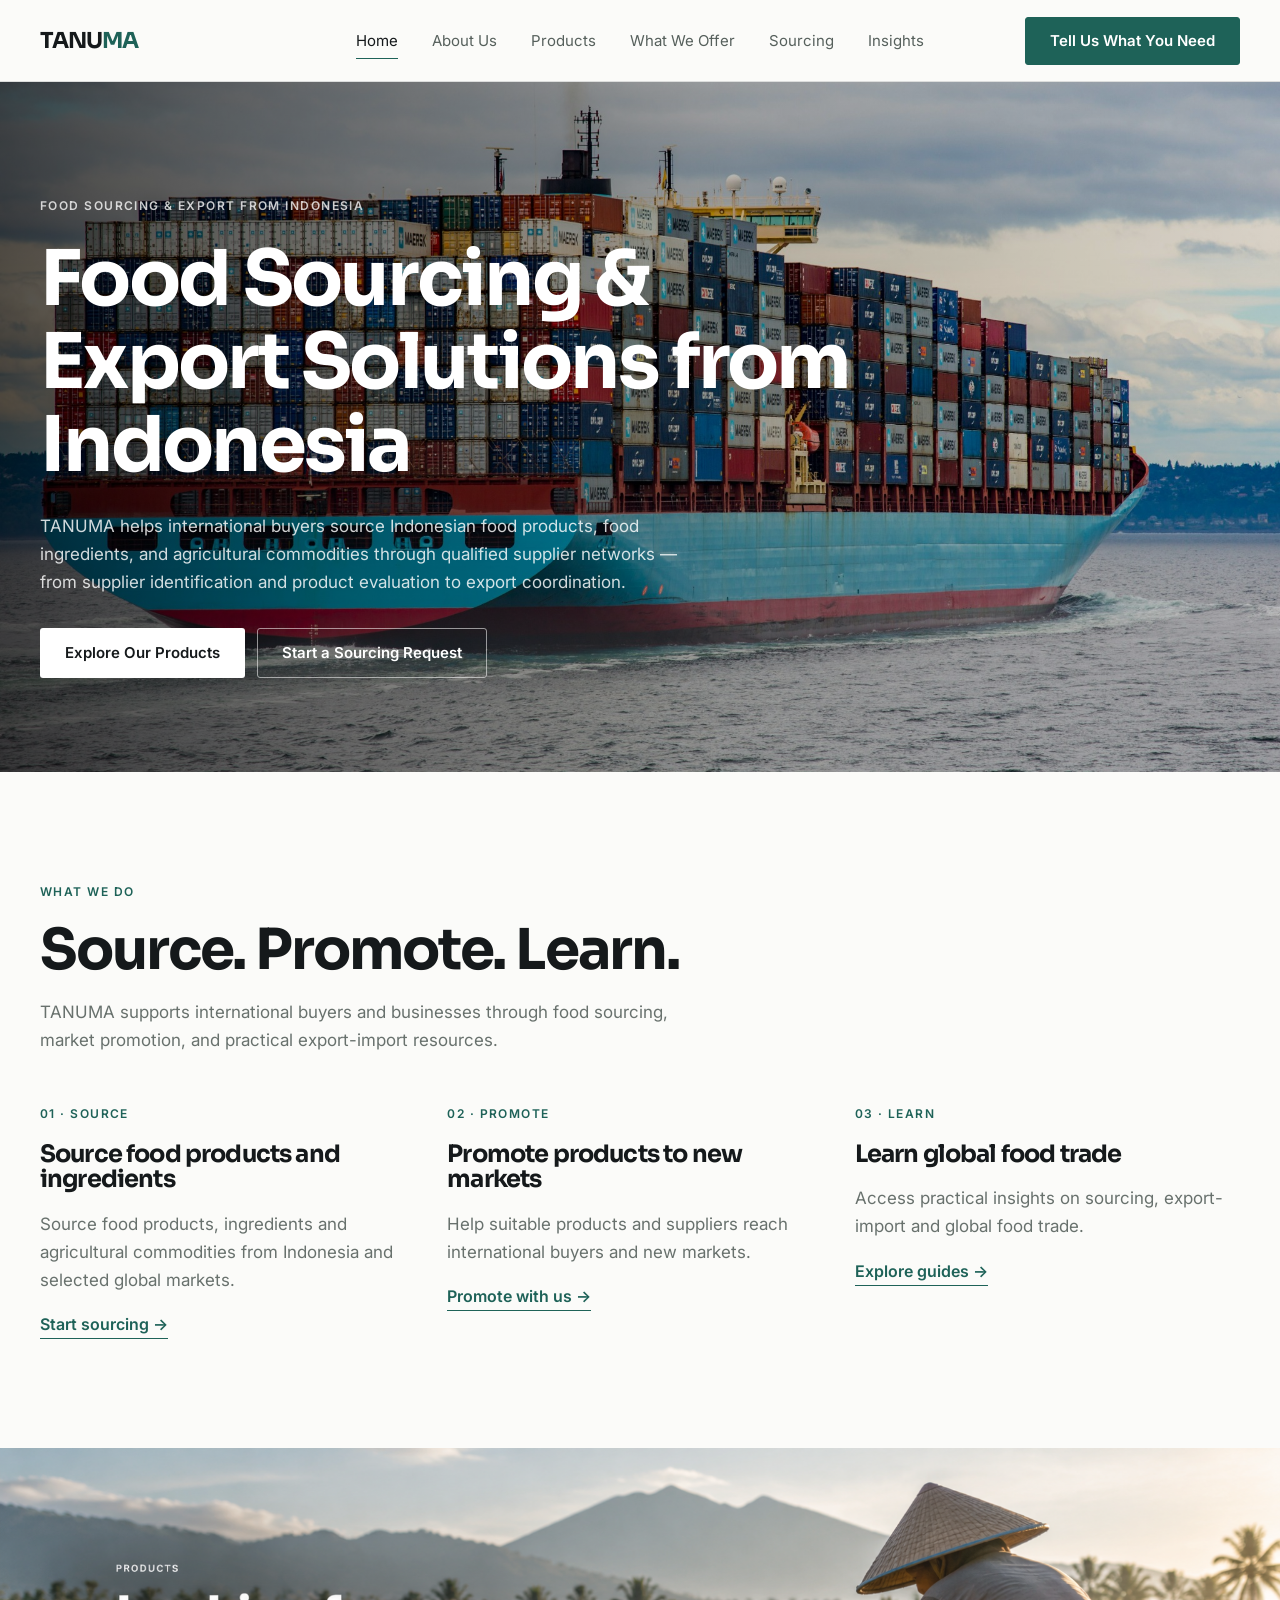
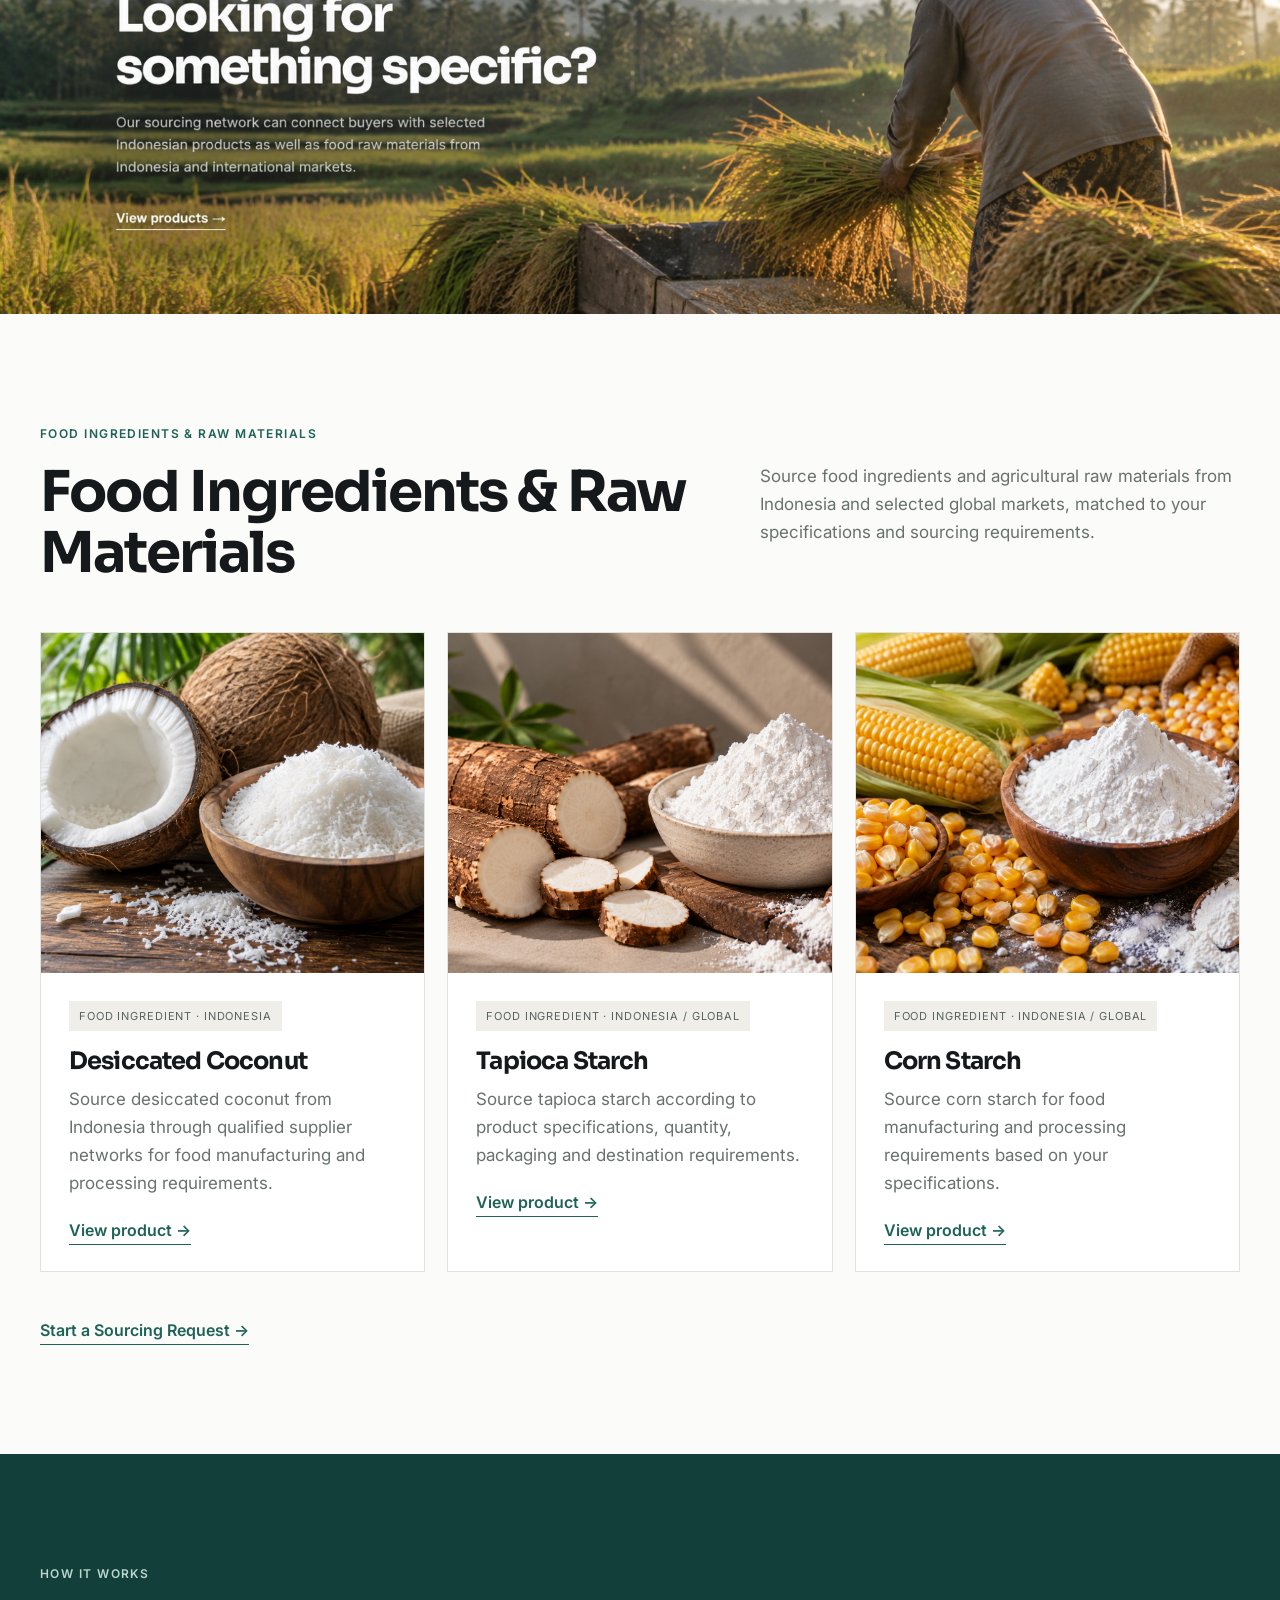
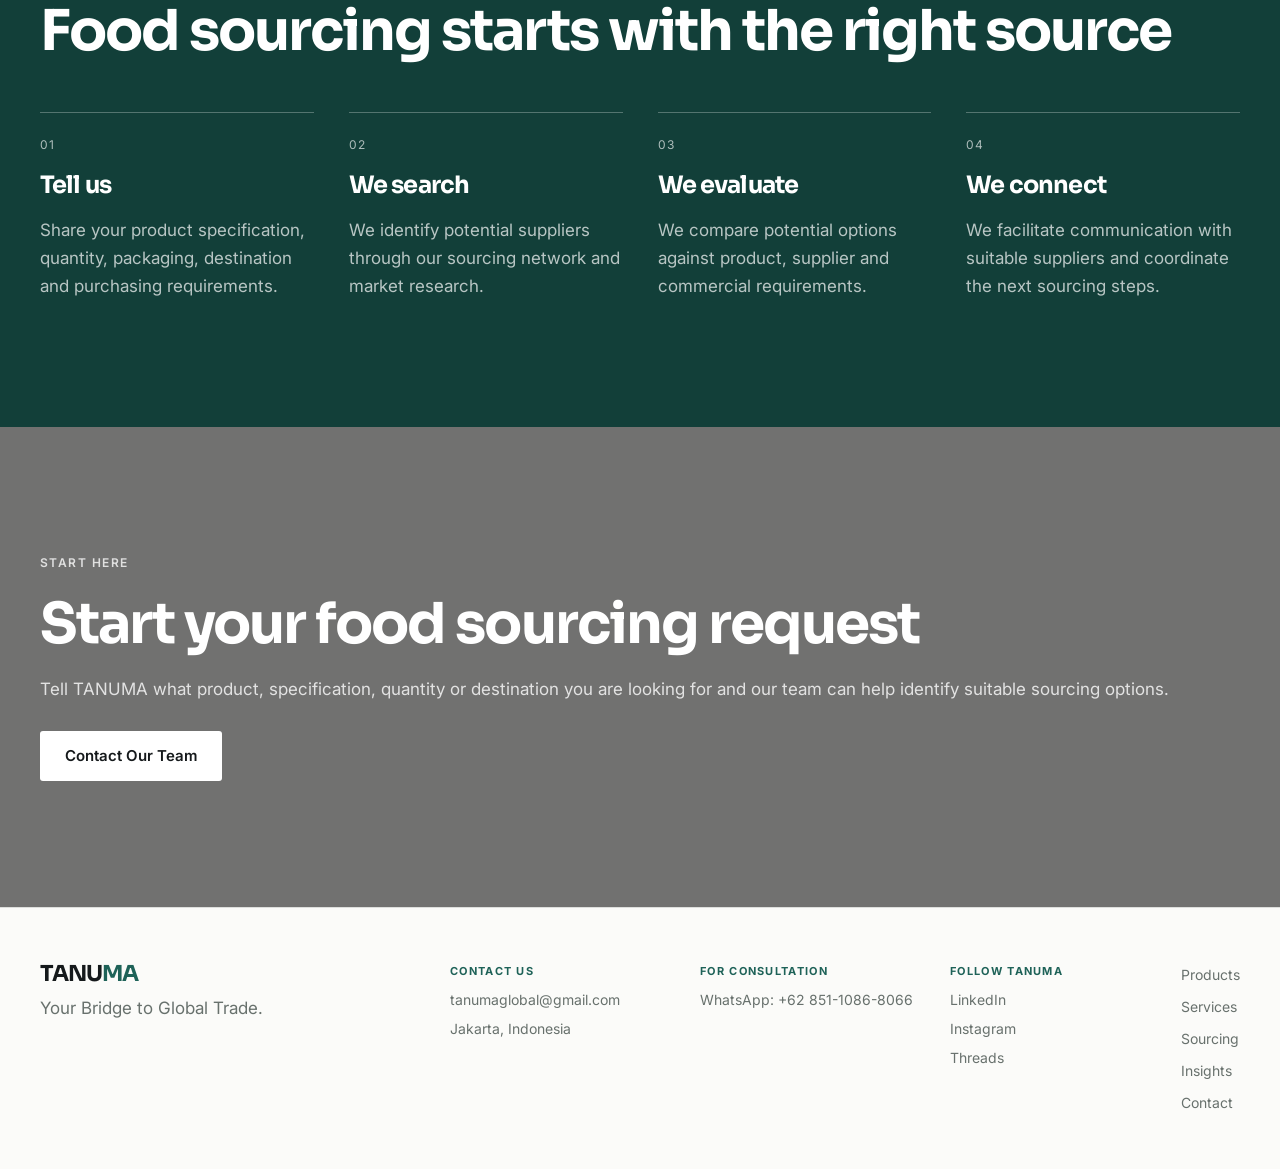
<file: index.html>
<!doctype html>
<html lang="en">
<head>
<meta charset="utf-8">
<meta name="viewport" content="width=device-width,initial-scale=1">

<title>TANUMA | Food Sourcing & Export Solutions from Indonesia</title>

<meta name="description" content="TANUMA helps international buyers source Indonesian food products, food ingredients, and agricultural commodities through qualified supplier networks and export coordination.">

<link rel="canonical" href="https://tanumaglobal.com/">

<script type="application/ld+json">
{
  "@context":"https://schema.org",
  "@type":"Organization",
  "name":"TANUMA",
  "url":"https://tanumaglobal.com/"
}
</script>

<link rel="stylesheet" href="styles.css">
<link rel="stylesheet" href="site-standard.css">

<style>

/* HOMEPAGE IMAGE */

.home-products-section {
  padding: 0 !important;
  margin: 0 !important;
}

.home-products-banner-wrap {
  width: 100%;
  overflow: hidden;
  margin: 0;
  padding: 0;
  line-height: 0;
}

.home-products-banner {
  display: block;
  width: 100%;
  height: auto;
  margin: 0;
  padding: 0;
  cursor: pointer;
}

.home-products-banner:hover {
  opacity: .97;
}

.home-product-card .card-img {
  height: 340px;
}

/* MENU TOGGLE */

.menu-toggle {
  display: none;
  width: 42px;
  height: 42px;
  padding: 0;
  border: 1px solid rgba(20,23,26,.18);
  border-radius: 10px;
  background: transparent;
  color: inherit;
  cursor: pointer;
  align-items: center;
  justify-content: center;
  flex-direction: column;
  gap: 5px;
  flex-shrink: 0;
  position: relative;
  z-index: 1201;
}

.menu-toggle span {
  display: block;
  width: 20px;
  height: 2px;
  background: currentColor;
  border-radius: 3px;
  transition: transform .3s ease, opacity .3s ease;
}

/* TABLET */

@media (max-width:1050px) {

  .nav-inner {
    gap: 18px;
  }

  .nav-links {
    gap: 16px;
  }

  .nav .btn-primary {
    white-space: nowrap;
    font-size: 13px;
  }

}

/* MOBILE NAVIGATION */

@media (max-width:850px) {

  .nav-inner {
    position: relative;
    display: flex;
    align-items: center;
    justify-content: space-between;
    gap: 12px;
    min-height: 70px;
  }

  .nav .logo {
    flex: 1 1 auto;
    min-width: 0;
    white-space: nowrap;
  }

  .menu-toggle {
    display: flex !important;
    margin-left: auto;
    flex-shrink: 0;
    position: relative;
    z-index: 1201;
  }

  .nav-links {
    display: flex !important;
    position: fixed !important;
    top: 0;
    right: 0;
    left: auto;
    width: min(320px,85vw);
    height: 100dvh;
    padding: 100px 24px 30px;
    flex-direction: column;
    align-items: stretch;
    gap: 8px;
    background: var(--paper,#fafaf8);
    box-shadow: -10px 0 35px rgba(20,23,26,.15);
    z-index: 1200;
    overflow-y: auto;
    visibility: hidden;
    opacity: 0;
    transform: translateX(100%);
    pointer-events: none;
    transition: transform .3s ease, opacity .3s ease, visibility .3s ease;
  }

  .nav-links.is-open {
    visibility: visible;
    opacity: 1;
    transform: translateX(0);
    pointer-events: auto;
  }

  .nav-links a {
    display: block;
    padding: 14px 16px;
    border-radius: 8px;
  }

  .nav-links a:hover,
  .nav-links a.active {
    background: rgba(31,92,82,.08);
  }

  .desktop-contact-btn {
    display: none !important;
  }

  .mobile-contact-link {
    display: flex !important;
    justify-content: center;
    align-items: center;
    margin-top: 18px;
    padding: 14px 20px !important;
    background: var(--ink,#14171a);
    color: #fff !important;
    border-radius: 999px !important;
    text-align: center;
  }

  .menu-toggle.is-active span:nth-child(1) {
    transform: translateY(7px) rotate(45deg);
  }

  .menu-toggle.is-active span:nth-child(2) {
    opacity: 0;
  }

  .menu-toggle.is-active span:nth-child(3) {
    transform: translateY(-7px) rotate(-45deg);
  }

  body.menu-open {
    overflow: hidden;
  }

}

@media (max-width:420px) {

  .nav-inner {
    padding-left: 16px;
    padding-right: 16px;
    gap: 10px;
  }

  .nav .logo {
    font-size: clamp(23px,7vw,30px);
  }

  .menu-toggle {
    width: 40px;
    height: 40px;
  }

}

</style>
</head>

<body>

<!-- HEADER -->

<header class="nav">

  <div class="nav-inner">

    <a class="logo" href="index.html">
      TANU<span>MA</span>
    </a>

    <nav id="main-navigation" class="nav-links">

      <a class="active" href="index.html">Home</a>
      <a href="about.html">About Us</a>
      <a href="products.html">Products</a>
      <a href="what-we-offer.html">What We Offer</a>
      <a href="sourcing.html">Sourcing</a>
      <a href="insights.html">Insights</a>

      <a class="mobile-contact-link" href="contact.html">
        Tell Us What You Need
      </a>

    </nav>

    <a class="btn btn-primary desktop-contact-btn" href="contact.html">
      Tell Us What You Need
    </a>

    <button
      class="menu-toggle"
      type="button"
      aria-label="Open navigation menu"
      aria-expanded="false"
      aria-controls="main-navigation"
    >
      <span></span>
      <span></span>
      <span></span>
    </button>

  </div>

</header>

<!-- HERO -->

<section
  class="hero"
  style="background-image:url('images/homepage-headline.jpg')"
>

  <div class="container hero-content">

    <div class="eyebrow">
      FOOD SOURCING &amp; EXPORT FROM INDONESIA
    </div>

    <h1>
      Food Sourcing &amp; Export Solutions from Indonesia
    </h1>

    <p>
      TANUMA helps international buyers source Indonesian food products,
      food ingredients, and agricultural commodities through qualified
      supplier networks — from supplier identification and product
      evaluation to export coordination.
    </p>

    <div class="hero-actions">

      <a class="btn btn-light" href="products.html">
        Explore Our Products
      </a>

      <a class="btn btn-outline" href="sourcing.html">
        Start a Sourcing Request
      </a>

    </div>

  </div>

</section>

<!-- WHAT WE DO -->

<section class="section">

  <div class="container">

    <div class="kicker">
      What We Do
    </div>

    <h2>
      Source. Promote. Learn.
    </h2>

    <p class="lead">
      TANUMA supports international buyers and businesses through food
      sourcing, market promotion, and practical export-import resources.
    </p>

    <div class="grid-3" style="margin-top:50px">

      <div>

        <div class="kicker">
          01 · Source
        </div>

        <h3>
          Source food products and ingredients
        </h3>

        <p>
          Source food products, ingredients and agricultural commodities
          from Indonesia and selected global markets.
        </p>

        <a class="text-link" href="sourcing.html">
          Start sourcing →
        </a>

      </div>

      <div>

        <div class="kicker">
          02 · Promote
        </div>

        <h3>
          Promote products to new markets
        </h3>

        <p>
          Help suitable products and suppliers reach international buyers
          and new markets.
        </p>

        <a class="text-link" href="what-we-offer.html#promote">
          Promote with us →
        </a>

      </div>

      <div>

        <div class="kicker">
          03 · Learn
        </div>

        <h3>
          Learn global food trade
        </h3>

        <p>
          Access practical insights on sourcing, export-import and global
          food trade.
        </p>

        <a class="text-link" href="insights.html#guides">
          Explore guides →
        </a>

      </div>

    </div>

  </div>

</section>

<!-- PRODUCTS BANNER -->

<section class="home-products-section">

  <div class="home-products-banner-wrap home-products-banner-fullbleed">

    <a href="products.html" aria-label="View TANUMA products">

      <img
        class="home-products-banner"
        src="images/products-banner.png"
        alt="TANUMA products and sourcing network"
      >

    </a>

  </div>

</section>

<!-- SELECTED PRODUCTS -->

<section class="section">

  <div class="container">

    <div class="intro">

      <div>

        <div class="kicker">
          FOOD INGREDIENTS &amp; RAW MATERIALS
        </div>

        <h2>
          Food Ingredients &amp; Raw Materials
        </h2>

      </div>

      <p>
        Source food ingredients and agricultural raw materials from
        Indonesia and selected global markets, matched to your
        specifications and sourcing requirements.
      </p>

    </div>

    <div class="grid-3">

      <!-- DESICCATED COCONUT -->

      <div class="card home-product-card">

        <div
          class="card-img"
          style="background-image:url('images/desiccated-coconut.png')"
        ></div>

        <div class="card-body">

          <span class="tag">
            Food Ingredient · Indonesia
          </span>

          <h3 style="margin-top:18px">
            Desiccated Coconut
          </h3>

          <p>
            Source desiccated coconut from Indonesia through qualified
            supplier networks for food manufacturing and processing
            requirements.
          </p>

          <a class="text-link" href="product-desiccated-coconut.html">
            View product →
          </a>

        </div>

      </div>

      <!-- TAPIOCA STARCH -->

      <div class="card home-product-card">

        <div
          class="card-img"
          style="background-image:url('images/tapioca-starch.png')"
        ></div>

        <div class="card-body">

          <span class="tag">
            Food Ingredient · Indonesia / Global
          </span>

          <h3 style="margin-top:18px">
            Tapioca Starch
          </h3>

          <p>
            Source tapioca starch according to product specifications,
            quantity, packaging and destination requirements.
          </p>

          <a class="text-link" href="product-tapioca-starch.html">
            View product →
          </a>

        </div>

      </div>

      <!-- CORN STARCH -->

      <div class="card home-product-card">

        <div
          class="card-img"
          style="background-image:url('images/corn-starch.png')"
        ></div>

        <div class="card-body">

          <span class="tag">
            Food Ingredient · Indonesia / Global
          </span>

          <h3 style="margin-top:18px">
            Corn Starch
          </h3>

          <p>
            Source corn starch for food manufacturing and processing
            requirements based on your specifications.
          </p>

          <a class="text-link" href="product-corn-starch.html">
            View product →
          </a>

        </div>

      </div>

    </div>

    <div style="margin-top:45px">

      <a class="text-link" href="sourcing.html">
        Start a Sourcing Request →
      </a>

    </div>

  </div>

</section>

<!-- HOW IT WORKS -->

<section class="section dark">

  <div class="container">

    <div class="kicker" style="color:#bad6cf">
      How It Works
    </div>

    <h2 style="color:#fff">
      Food sourcing starts with the right source
    </h2>

    <div class="steps">

      <div class="step">

        <div class="step-no">
          01
        </div>

        <h3>
          Tell us
        </h3>

        <p>
          Share your product specification, quantity, packaging,
          destination and purchasing requirements.
        </p>

      </div>

      <div class="step">

        <div class="step-no">
          02
        </div>

        <h3>
          We search
        </h3>

        <p>
          We identify potential suppliers through our sourcing network
          and market research.
        </p>

      </div>

      <div class="step">

        <div class="step-no">
          03
        </div>

        <h3>
          We evaluate
        </h3>

        <p>
          We compare potential options against product, supplier and
          commercial requirements.
        </p>

      </div>

      <div class="step">

        <div class="step-no">
          04
        </div>

        <h3>
          We connect
        </h3>

        <p>
          We facilitate communication with suitable suppliers and
          coordinate the next sourcing steps.
        </p>

      </div>

    </div>

  </div>

</section>

<!-- FINAL CTA -->

<section
  class="cta"
  style="background-image:url('https://images.unsplash.com/photo-1758599543152-a73184816eba?auto=format&fit=crop&fm=jpg&ixlib=rb-4.1.0&q=80&w=1800')"
>

  <div class="container cta-content">

    <div class="eyebrow">
      START HERE
    </div>

    <h2>
      Start your food sourcing request
    </h2>

    <p>
      Tell TANUMA what product, specification, quantity or destination
      you are looking for and our team can help identify suitable
      sourcing options.
    </p>

    <a class="btn btn-light" href="contact.html">
      Contact Our Team
    </a>

  </div>

</section>

<!-- FOOTER -->

<footer class="site-footer tanuma-footer">

  <div class="container tanuma-footer-grid">

    <div class="tanuma-footer-brand">

      <div class="logo">
        TANU<span>MA</span>
      </div>

      <p>
        Your Bridge to Global Trade.
      </p>

    </div>

    <div class="tanuma-footer-contact">

      <div class="tanuma-footer-block">

        <strong>
          Contact Us
        </strong>

        <a href="mailto:tanumaglobal@gmail.com">
          tanumaglobal@gmail.com
        </a>

        <span>
          Jakarta, Indonesia
        </span>

      </div>

      <div class="tanuma-footer-block">

        <strong>
          For Consultation
        </strong>

        <a
          href="https://wa.me/6285110868066"
          target="_blank"
          rel="noopener"
        >
          WhatsApp: +62 851-1086-8066
        </a>

      </div>

      <div class="tanuma-footer-block tanuma-footer-social">

        <strong>
          Follow TANUMA
        </strong>

        <div>

          <a
            href="https://www.linkedin.com/company/tanumaglobal/"
            target="_blank"
            rel="noopener"
          >
            LinkedIn
          </a>

          <a
            href="https://www.instagram.com/tanumaglobal/"
            target="_blank"
            rel="noopener"
          >
            Instagram
          </a>

          <a
            href="https://www.threads.net/@tanumaglobal"
            target="_blank"
            rel="noopener"
          >
            Threads
          </a>

        </div>

      </div>

    </div>

    <div class="tanuma-footer-links">

      <a href="products.html">
        Products
      </a>

      <a href="what-we-offer.html">
        Services
      </a>

      <a href="sourcing.html">
        Sourcing
      </a>

      <a href="insights.html">
        Insights
      </a>

      <a href="contact.html">
        Contact
      </a>

    </div>

  </div>

</footer>

<!-- MOBILE MENU SCRIPT -->

<script>

document.addEventListener("DOMContentLoaded", function() {

  const menuToggle = document.querySelector(".menu-toggle");
  const navigation = document.querySelector("#main-navigation");

  if (!menuToggle || !navigation) {
    console.warn("Mobile menu elements not found.");
    return;
  }

  function closeMenu() {

    menuToggle.classList.remove("is-active");
    navigation.classList.remove("is-open");
    document.body.classList.remove("menu-open");

    menuToggle.setAttribute("aria-expanded","false");
    menuToggle.setAttribute("aria-label","Open navigation menu");

  }

  function openMenu() {

    menuToggle.classList.add("is-active");
    navigation.classList.add("is-open");
    document.body.classList.add("menu-open");

    menuToggle.setAttribute("aria-expanded","true");
    menuToggle.setAttribute("aria-label","Close navigation menu");

  }

  menuToggle.addEventListener("click", function(event) {

    event.stopPropagation();

    if (navigation.classList.contains("is-open")) {
      closeMenu();
    } else {
      openMenu();
    }

  });

  navigation.querySelectorAll("a").forEach(function(link) {

    link.addEventListener("click", closeMenu);

  });

  document.addEventListener("click", function(event) {

    if (
      navigation.classList.contains("is-open") &&
      !navigation.contains(event.target) &&
      !menuToggle.contains(event.target)
    ) {

      closeMenu();

    }

  });

  document.addEventListener("keydown", function(event) {

    if (event.key === "Escape") {
      closeMenu();
    }

  });

  window.addEventListener("resize", function() {

    if (window.innerWidth > 850) {
      closeMenu();
    }

  });

});

</script>

</body>
</html>
</file>
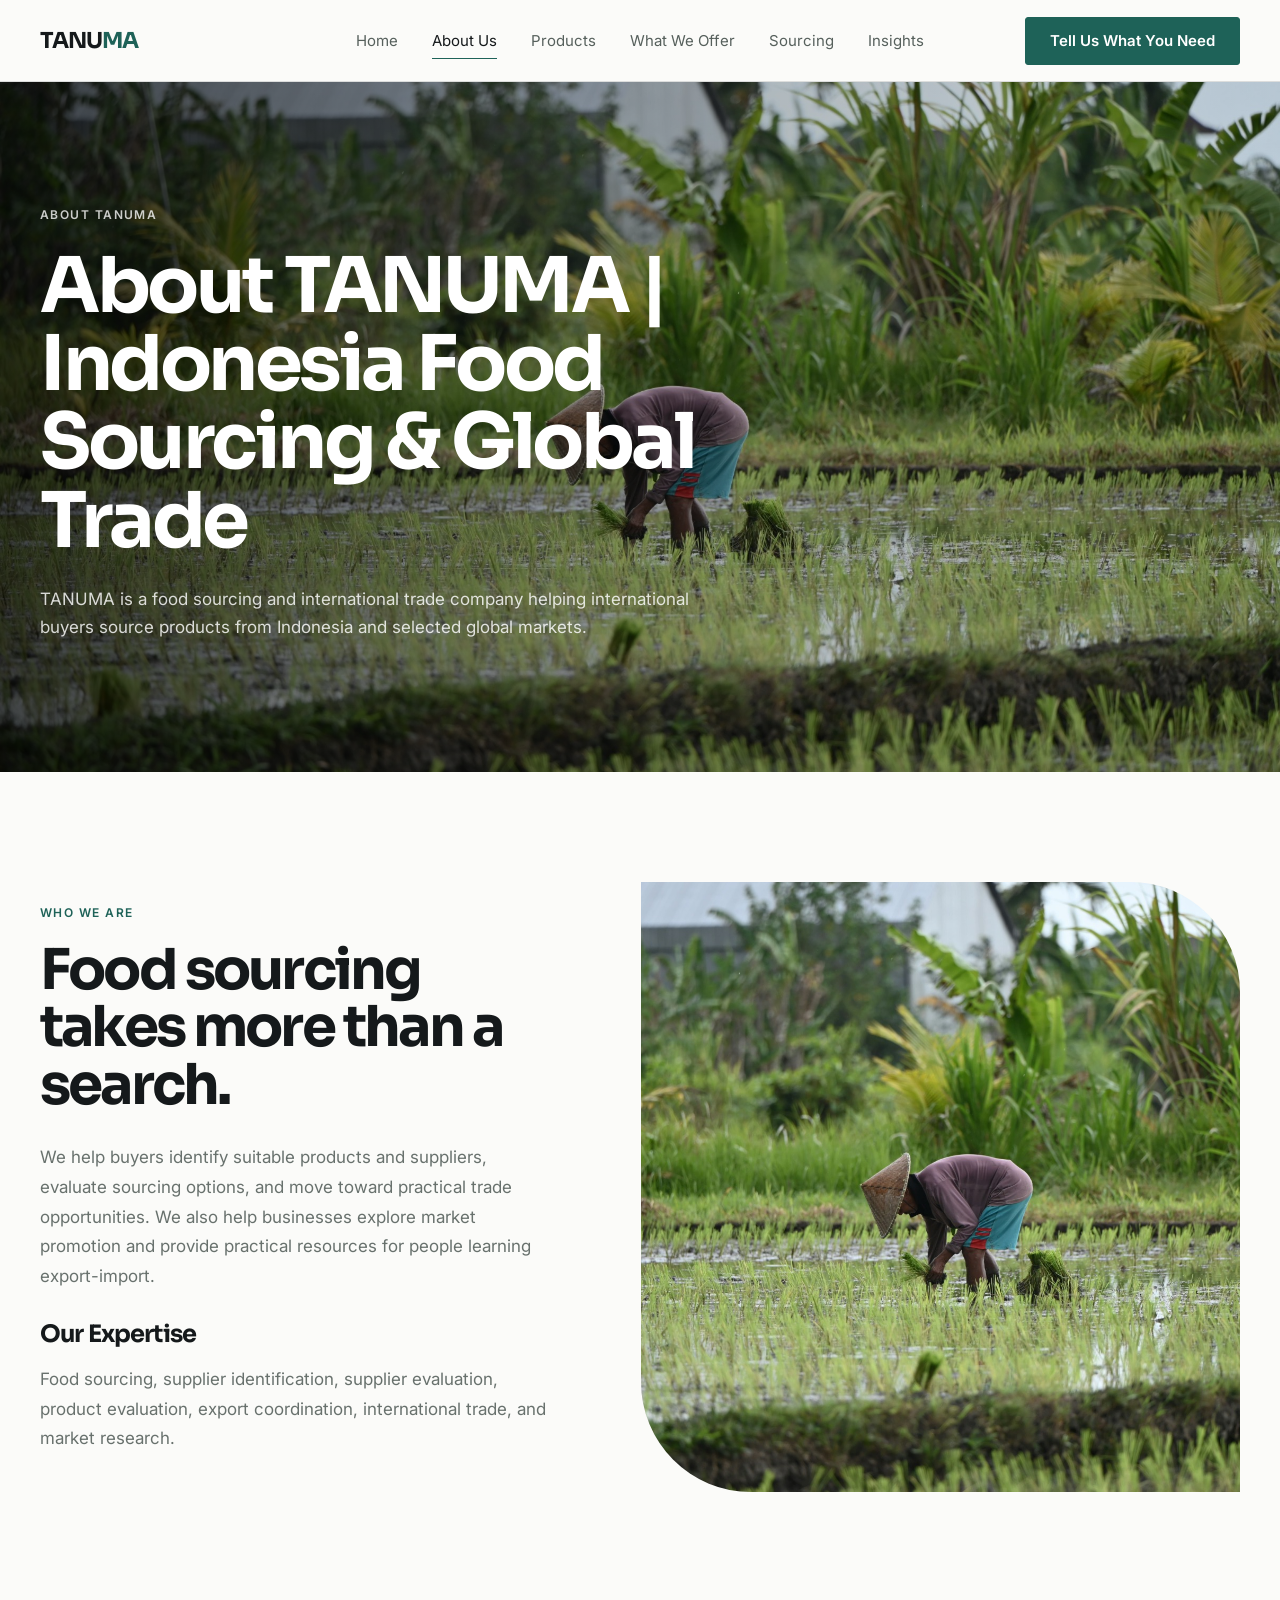
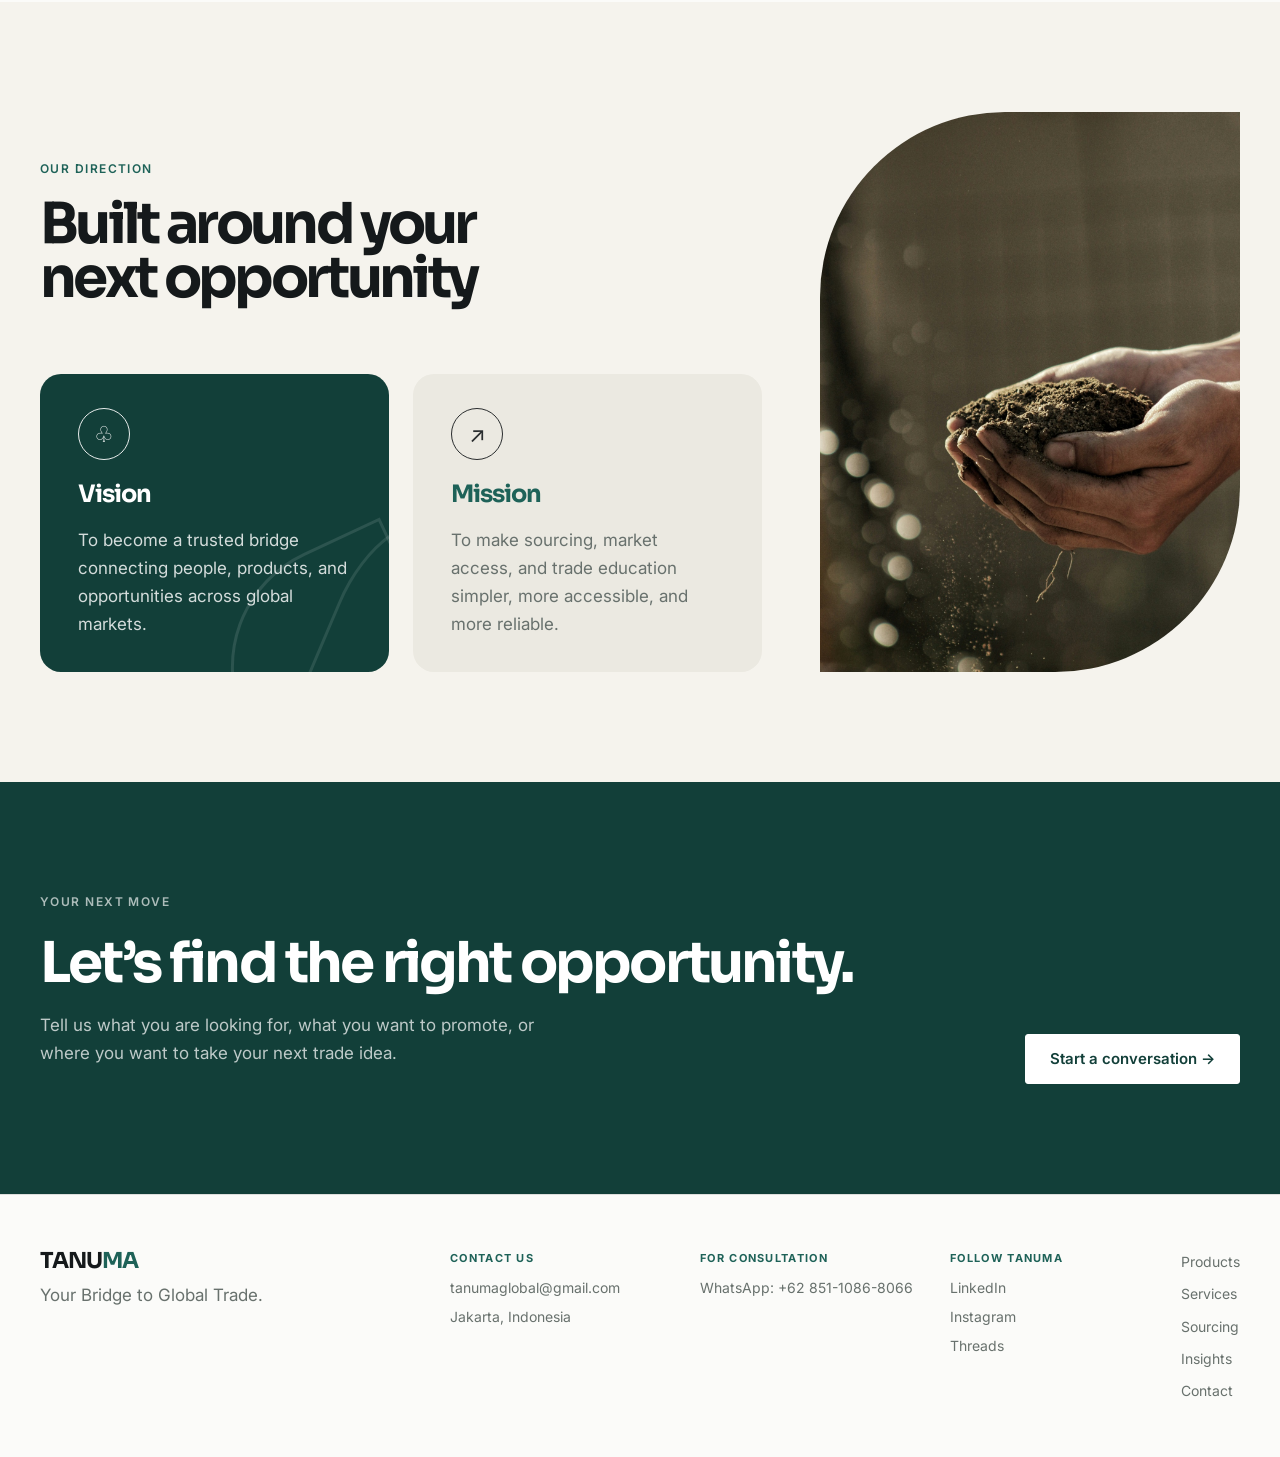
<file: about.html>
<!doctype html>
<html lang="en">

<head>

<meta charset="utf-8">
<meta name="viewport" content="width=device-width,initial-scale=1">

<title>About TANUMA | Indonesia Food Sourcing &amp; Global Trade</title>

<meta
  name="description"
  content="Learn about TANUMA, a food sourcing and international trade company helping international buyers source products from Indonesia and selected global markets."
>

<meta name="robots" content="index, follow">

<link
  rel="canonical"
  href="https://tanumaglobal.com/about.html"
>

<!-- Open Graph -->

<meta property="og:type" content="website">

<meta
  property="og:url"
  content="https://tanumaglobal.com/about.html"
>

<meta
  property="og:title"
  content="About TANUMA | Indonesian Food Sourcing & Global Trade"
>

<meta
  property="og:description"
  content="Learn about TANUMA, a food sourcing and international trade company connecting international buyers with Indonesian suppliers and global sourcing opportunities."
>

<meta property="og:site_name" content="TANUMA">

<!-- Twitter Card -->

<meta
  name="twitter:card"
  content="summary_large_image"
>

<meta
  name="twitter:title"
  content="About TANUMA | Indonesian Food Sourcing & Global Trade"
>

<meta
  name="twitter:description"
  content="Learn about TANUMA and our approach to food sourcing, market access, and international trade."
>

<!-- Organization Schema -->

<script type="application/ld+json">
{
  "@context": "https://schema.org",
  "@type": "Organization",
  "name": "TANUMA",
  "url": "https://tanumaglobal.com/",
  "description": "TANUMA connects international buyers with Indonesian food suppliers and sourcing opportunities.",
  "email": "tanumaglobal@gmail.com",
  "address": {
    "@type": "PostalAddress",
    "addressLocality": "Jakarta",
    "addressCountry": "ID"
  },
  "sameAs": [
    "https://www.linkedin.com/company/tanumaglobal/",
    "https://www.instagram.com/tanumaglobal/",
    "https://www.threads.net/@tanumaglobal"
  ]
}
</script>

<link rel="stylesheet" href="styles.css">

<style>

/* =========================================
   ABOUT PAGE
========================================= */

.about-hero {
  min-height: 640px;
  background-position: center 58%;
}

.about-hero .hero-content {
  padding-bottom: 86px;
  max-width: 900px;
}

.about-hero h1 {
  max-width: 850px;
  font-size: clamp(52px, 6vw, 82px);
  line-height: 1.02;
  letter-spacing: -0.055em;
}

/* =========================================
   WHO WE ARE
========================================= */

.who {
  padding: 110px 0;
  background: var(--paper);
}

.who-grid {
  display: grid;
  grid-template-columns: minmax(0, .92fr) minmax(0, 1.08fr);
  align-items: center;
  gap: 90px;
}

.who-copy h2 {
  max-width: 650px;
  font-size: clamp(44px, 4.7vw, 70px);
  line-height: 1.02;
  letter-spacing: -0.05em;
  margin-bottom: 30px;
}

.who-copy p {
  max-width: 610px;
  font-size: 17px;
  line-height: 1.75;
  color: var(--muted);
}

.who-copy p + p {
  margin-top: 16px;
}

.who-photo {
  height: 610px;
  border-radius: 0 110px 0 110px;
  overflow: hidden;
}

.who-photo img {
  width: 100%;
  height: 100%;
  object-fit: cover;
  object-position: center;
  display: block;
}

/* =========================================
   OUR DIRECTION
========================================= */

.direction {
  position: relative;
  overflow: hidden;
  padding: 105px 0 100px;
  background: #f5f3ed;
}

.direction .container {
  position: relative;
  z-index: 2;
}

.direction-reference-layout {
  display: grid;
  grid-template-columns: minmax(0, 1fr) 420px;
  gap: 58px;
  align-items: end;
}

.direction-main {
  min-width: 0;
}

.direction-head {
  max-width: 900px;
}

.direction-head .kicker {
  margin-bottom: 22px;
}

.direction-head h2 {
  margin: 0;
  max-width: 900px;
  font-size: clamp(54px, 6vw, 84px);
  line-height: .97;
  letter-spacing: -.065em;
}

.direction-cards {
  display: grid;
  grid-template-columns: 1fr 1fr;
  gap: 24px;
  margin-top: 68px;
}

.direction-card {
  min-height: 270px;
  padding: 34px 38px;
  border-radius: 21px;
  background: #ebe9e1;
  position: relative;
  overflow: hidden;
}

.direction-card.vision {
  background: var(--green-dark);
  color: #fff;
}

.direction-card .direction-icon {
  width: 52px;
  height: 52px;
  border: 1px solid currentColor;
  border-radius: 50%;
  display: flex;
  align-items: center;
  justify-content: center;
  margin-bottom: 22px;
  font-size: 22px;
  opacity: .9;
}

.direction-card h3 {
  margin: 0 0 20px;
  font-size: 30px;
  line-height: 1;
  letter-spacing: -.04em;
}

.direction-card.mission h3 {
  color: var(--green);
}

.direction-card p {
  margin: 0;
  max-width: 450px;
  font-size: 17px;
  line-height: 1.65;
  color: #68716d;
}

.direction-card.vision p {
  color: rgba(255, 255, 255, .82);
}

.direction-card .leaf {
  position: absolute;
  width: 210px;
  height: 210px;
  right: -45px;
  bottom: -90px;
  border: 3px solid rgba(255, 255, 255, .11);
  border-radius: 60% 0 60% 0;
  transform: rotate(-25deg);
}

.direction-card .leaf:after {
  content: "";
  position: absolute;
  width: 115px;
  height: 190px;
  right: -45px;
  bottom: 18px;
  border: 3px solid rgba(255, 255, 255, .10);
  border-radius: 60% 0 60% 0;
  transform: rotate(48deg);
}

.direction-image {
  height: 560px;
  width: 100%;
  overflow: hidden;
  border-radius: 185px 0 185px 0;
  align-self: end;
}

.direction-image img {
  display: block;
  width: 100%;
  height: 100%;
  object-fit: cover;
  object-position: center 52%;
}

/* =========================================
   CLOSING CTA
========================================= */

.about-cta {
  padding: 95px 0;
  background: var(--green-dark);
  color: #fff;
}

.about-cta .cta-inner {
  display: flex;
  justify-content: space-between;
  align-items: end;
  gap: 50px;
}

.about-cta h2 {
  color: #fff;
  max-width: 820px;
  font-size: clamp(46px, 5.3vw, 72px);
  line-height: 1.02;
  letter-spacing: -.05em;
}

.about-cta p {
  color: rgba(255, 255, 255, .72);
  max-width: 520px;
  margin-top: 20px;
  font-size: 17px;
  line-height: 1.65;
}

.about-cta .btn {
  flex: 0 0 auto;
  background: #fff;
  color: var(--green-dark);
  border-color: #fff;
}

/* =========================================
   RESPONSIVE
========================================= */

@media (max-width: 1050px) {

  .direction-reference-layout {
    grid-template-columns: minmax(0, 1fr) 330px;
    gap: 38px;
  }

  .direction-image {
    height: 500px;
  }

  .direction-cards {
    gap: 18px;
  }

}

@media (max-width: 950px) {

  .who-grid {
    grid-template-columns: 1fr;
    gap: 50px;
  }

  .who-photo {
    height: 520px;
  }

  .about-cta .cta-inner {
    display: block;
  }

  .about-cta .btn {
    margin-top: 28px;
  }

}

@media (max-width: 850px) {

  .direction-reference-layout {
    grid-template-columns: 1fr;
    gap: 45px;
  }

  .direction-image {
    height: 500px;
    max-width: 520px;
  }

}

@media (max-width: 650px) {

  .about-hero {
    min-height: 590px;
  }

  .about-hero .hero-content {
    padding-bottom: 65px;
  }

  .who {
    padding: 75px 0;
  }

  .who-copy h2 {
    font-size: 46px;
  }

  .who-photo {
    height: 390px;
    border-radius: 0 70px 0 70px;
  }

  .direction {
    padding: 75px 0;
  }

  .direction-head h2 {
    font-size: 48px;
  }

  .direction-cards {
    grid-template-columns: 1fr;
    margin-top: 42px;
  }

  .direction-card {
    min-height: 0;
    padding: 30px;
  }

  .direction-image {
    height: 420px;
    border-radius: 130px 0 130px 0;
  }

  .about-cta {
    padding: 70px 0;
  }

}

/* =========================================
   MOBILE HAMBURGER MENU
========================================= */

.menu-toggle {
  display: none;
  width: 42px;
  height: 42px;
  padding: 0;
  border: 1px solid rgba(20,23,26,.18);
  border-radius: 10px;
  background: transparent;
  color: inherit;
  cursor: pointer;
  align-items: center;
  justify-content: center;
  flex-direction: column;
  gap: 5px;
  flex-shrink: 0;
  position: relative;
  z-index: 1201;
}

.menu-toggle span {
  display: block;
  width: 20px;
  height: 2px;
  background: currentColor;
  border-radius: 3px;
  transition: transform .3s ease, opacity .3s ease;
}

@media (max-width:850px) {

  .nav-inner {
    position: relative;
    display: flex;
    align-items: center;
    justify-content: flex-start;
    width: 100%;
    max-width: 100%;
    min-height: 70px;
    padding-left: 24px;
    padding-right: 24px;
    box-sizing: border-box;
    gap: 12px;
  }

  .nav .logo {
    display: block;
    flex: 0 0 auto;
    min-width: 0;
    margin-right: auto;
    white-space: nowrap;
  }

  .menu-toggle {
    display: flex !important;
    position: absolute !important;
    top: 50%;
    right: 24px;
    left: auto !important;
    margin: 0 !important;
    transform: translateY(-50%);
    z-index: 1201;
  }

  .nav-links {
    display: flex !important;
    position: fixed !important;
    top: 0;
    right: 0;
    left: auto;
    width: min(320px,85vw);
    height: 100dvh;
    padding: 100px 24px 30px;
    box-sizing: border-box;
    flex-direction: column;
    align-items: stretch;
    gap: 8px;
    background: var(--paper,#fafaf8);
    box-shadow: -10px 0 35px rgba(20,23,26,.15);
    z-index: 1200;
    overflow-y: auto;
    visibility: hidden;
    opacity: 0;
    transform: translateX(100%);
    pointer-events: none;
    transition: transform .3s ease, opacity .3s ease, visibility .3s ease;
  }

  .nav-links.is-open {
    visibility: visible;
    opacity: 1;
    transform: translateX(0);
    pointer-events: auto;
  }

  .nav-links a {
    display: block;
    padding: 14px 16px;
    border-radius: 8px;
  }

  .nav-links a:hover,
  .nav-links a.active {
    background: rgba(31,92,82,.08);
  }

  .nav > .nav-inner > .btn-primary {
    display: none !important;
  }

  .mobile-contact-link {
    display: flex !important;
    justify-content: center;
    align-items: center;
    margin-top: 18px;
    padding: 14px 20px !important;
    background: var(--ink,#14171a);
    color: #fff !important;
    border-radius: 999px !important;
    text-align: center;
  }

  .menu-toggle.is-active span:nth-child(1) {
    transform: translateY(7px) rotate(45deg);
  }

  .menu-toggle.is-active span:nth-child(2) {
    opacity: 0;
  }

  .menu-toggle.is-active span:nth-child(3) {
    transform: translateY(-7px) rotate(-45deg);
  }

  body.menu-open {
    overflow: hidden;
  }

}

@media (max-width:420px) {

  .nav-inner {
    padding-left: 16px;
    padding-right: 16px;
  }

  .menu-toggle {
    right: 16px;
    width: 40px;
    height: 40px;
  }

}

</style>

<link rel="stylesheet" href="site-standard.css">

</head>


<body>


<!-- =========================================
     NAVIGATION
========================================= -->

<header class="nav">

  <div class="nav-inner">

    <a class="logo" href="index.html">
      TANU<span>MA</span>
    </a>

    <nav id="main-navigation" class="nav-links">

      <a href="index.html">
        Home
      </a>

      <a class="active" href="about.html">
        About Us
      </a>

      <a href="products.html">
        Products
      </a>

      <a href="what-we-offer.html">
        What We Offer
      </a>

      <a href="sourcing.html">
        Sourcing
      </a>

      <a href="insights.html">
        Insights
      </a>

      <a class="mobile-contact-link" href="contact.html">
        Tell Us What You Need
      </a>

    </nav>

    <a
      class="btn btn-primary desktop-contact-btn"
      href="contact.html"
    >
      Tell Us What You Need
    </a>

    <button
      class="menu-toggle"
      type="button"
      aria-label="Open navigation menu"
      aria-expanded="false"
      aria-controls="main-navigation"
    >

      <span></span>
      <span></span>
      <span></span>

    </button>

  </div>

</header>


<!-- =========================================
     HERO
========================================= -->

<section
  class="hero about-hero"
  style="background-image:url('images/about-us-banner.jpg')"
>

  <div class="container hero-content">

    <div class="eyebrow">
      ABOUT TANUMA
    </div>

    <h1>
      About TANUMA | Indonesia Food Sourcing &amp; Global Trade
    </h1>

    <p>
      TANUMA is a food sourcing and international trade company helping
      international buyers source products from Indonesia and selected
      global markets.
    </p>

  </div>

</section>


<!-- =========================================
     WHO WE ARE
========================================= -->

<section class="who">

  <div class="container who-grid">

    <div class="who-copy">

      <div class="kicker">
        WHO WE ARE
      </div>

      <h2>
        Food sourcing takes more than a search.
      </h2>

      <p>
        We help buyers identify suitable products and suppliers,
        evaluate sourcing options, and move toward practical trade
        opportunities. We also help businesses explore market promotion
        and provide practical resources for people learning export-import.
      </p>

      <h3 style="margin-top:30px">
        Our Expertise
      </h3>

      <p>
        Food sourcing, supplier identification, supplier evaluation,
        product evaluation, export coordination, international trade,
        and market research.
      </p>

    </div>

    <div class="who-photo">

      <img
        src="images/who-we-are.jpg"
        alt="Agricultural field and farmer"
      >

    </div>

  </div>

</section>


<!-- =========================================
     OUR DIRECTION
========================================= -->

<section class="direction">

  <div class="container">

    <div class="direction-reference-layout">

      <div class="direction-main">

        <div class="direction-head">

          <div class="kicker">
            OUR DIRECTION
          </div>

          <h2>
            Built around your<br>
            next opportunity
          </h2>

        </div>


        <div class="direction-cards">


          <!-- VISION -->

          <article class="direction-card vision">

            <div class="direction-icon">
              ♧
            </div>

            <h3>
              Vision
            </h3>

            <p>
              To become a trusted bridge connecting people, products,
              and opportunities across global markets.
            </p>

            <div class="leaf"></div>

          </article>


          <!-- MISSION -->

          <article class="direction-card mission">

            <div class="direction-icon">
              ↗
            </div>

            <h3>
              Mission
            </h3>

            <p>
              To make sourcing, market access, and trade education
              simpler, more accessible, and more reliable.
            </p>

          </article>


        </div>

      </div>


      <div class="direction-image">

        <img
          src="images/our-direction.jpg"
          alt="Hands holding soil"
        >

      </div>

    </div>

  </div>

</section>


<!-- =========================================
     CLOSING CTA
========================================= -->

<section class="about-cta">

  <div class="container cta-inner">

    <div>

      <div
        class="eyebrow"
        style="color:rgba(255,255,255,.65)"
      >
        YOUR NEXT MOVE
      </div>

      <h2>
        Let’s find the right opportunity.
      </h2>

      <p>
        Tell us what you are looking for, what you want to promote,
        or where you want to take your next trade idea.
      </p>

    </div>

    <a class="btn" href="contact.html">
      Start a conversation →
    </a>

  </div>

</section>


<!-- =========================================
     FOOTER
========================================= -->

<footer class="site-footer tanuma-footer">

  <div class="container tanuma-footer-grid">


    <div class="tanuma-footer-brand">

      <div class="logo">
        TANU<span>MA</span>
      </div>

      <p>
        Your Bridge to Global Trade.
      </p>

    </div>


    <div class="tanuma-footer-contact">


      <div class="tanuma-footer-block">

        <strong>
          Contact Us
        </strong>

        <a href="mailto:tanumaglobal@gmail.com">
          tanumaglobal@gmail.com
        </a>

        <span>
          Jakarta, Indonesia
        </span>

      </div>


      <div class="tanuma-footer-block">

        <strong>
          For Consultation
        </strong>

        <a
          href="https://wa.me/6285110868066"
          target="_blank"
          rel="noopener"
        >
          WhatsApp: +62 851-1086-8066
        </a>

      </div>


      <div class="tanuma-footer-block tanuma-footer-social">

        <strong>
          Follow TANUMA
        </strong>

        <div>

          <a
            href="https://www.linkedin.com/company/tanumaglobal/"
            target="_blank"
            rel="noopener"
          >
            LinkedIn
          </a>

          <a
            href="https://www.instagram.com/tanumaglobal/"
            target="_blank"
            rel="noopener"
          >
            Instagram
          </a>

          <a
            href="https://www.threads.net/@tanumaglobal"
            target="_blank"
            rel="noopener"
          >
            Threads
          </a>

        </div>

      </div>


    </div>


    <div class="tanuma-footer-links">

      <a href="products.html">
        Products
      </a>

      <a href="what-we-offer.html">
        Services
      </a>

      <a href="sourcing.html">
        Sourcing
      </a>

      <a href="insights.html">
        Insights
      </a>

      <a href="contact.html">
        Contact
      </a>

    </div>


  </div>

</footer>


<!-- =========================================
     MOBILE MENU SCRIPT
========================================= -->

<script>

document.addEventListener("DOMContentLoaded", function() {

  const menuToggle = document.querySelector(".menu-toggle");

  const navigation = document.querySelector("#main-navigation");


  if (!menuToggle || !navigation) {

    console.warn("Mobile menu elements not found.");

    return;

  }


  function closeMenu() {

    menuToggle.classList.remove("is-active");

    navigation.classList.remove("is-open");

    document.body.classList.remove("menu-open");

    menuToggle.setAttribute(
      "aria-expanded",
      "false"
    );

    menuToggle.setAttribute(
      "aria-label",
      "Open navigation menu"
    );

  }


  function openMenu() {

    menuToggle.classList.add("is-active");

    navigation.classList.add("is-open");

    document.body.classList.add("menu-open");

    menuToggle.setAttribute(
      "aria-expanded",
      "true"
    );

    menuToggle.setAttribute(
      "aria-label",
      "Close navigation menu"
    );

  }


  menuToggle.addEventListener("click", function(event) {

    event.stopPropagation();

    if (navigation.classList.contains("is-open")) {

      closeMenu();

    } else {

      openMenu();

    }

  });


  navigation
    .querySelectorAll("a")
    .forEach(function(link) {

      link.addEventListener("click", closeMenu);

    });


  document.addEventListener("click", function(event) {

    if (

      navigation.classList.contains("is-open") &&

      !navigation.contains(event.target) &&

      !menuToggle.contains(event.target)

    ) {

      closeMenu();

    }

  });


  document.addEventListener("keydown", function(event) {

    if (event.key === "Escape") {

      closeMenu();

    }

  });


  window.addEventListener("resize", function() {

    if (window.innerWidth > 850) {

      closeMenu();

    }

  });


});

</script>


</body>

</html>
</file>
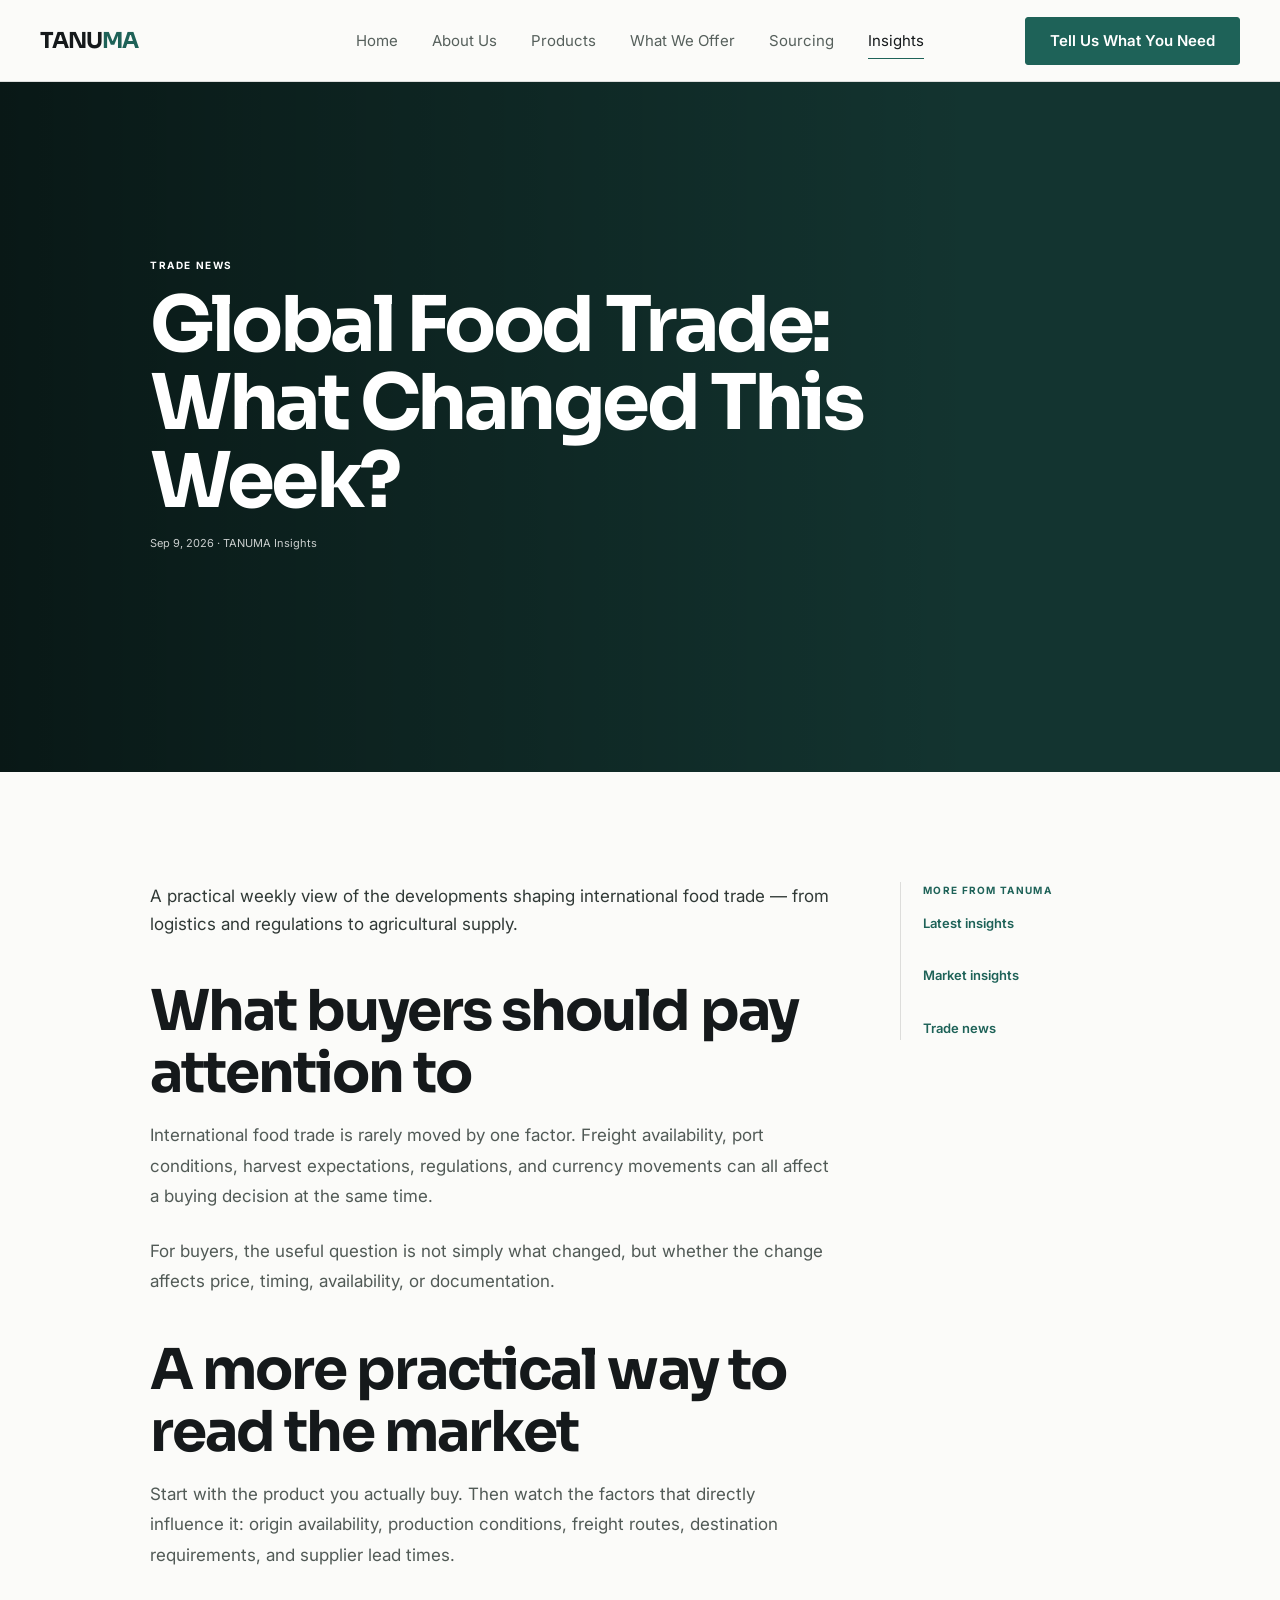
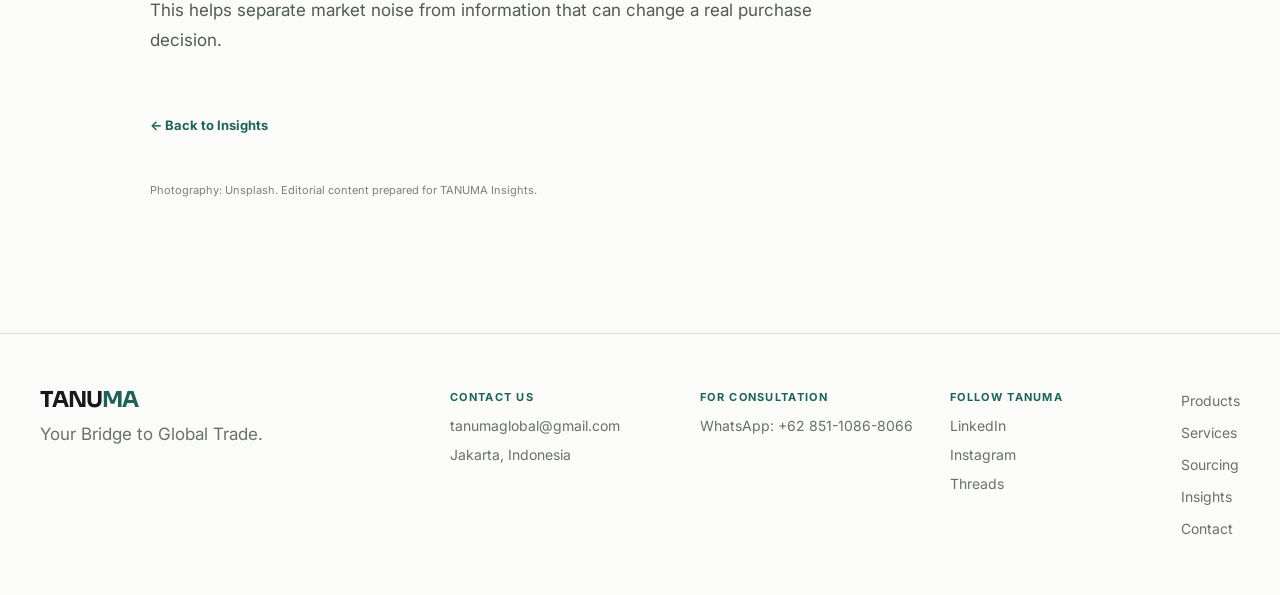
<file: article.html>
<!doctype html>
<html lang="en">
<head>
<meta charset="utf-8"><meta name="viewport" content="width=device-width,initial-scale=1">
<title>Article | TANUMA Insights</title>
<link rel="stylesheet" href="styles.css">
<style>
.article-page .nav{height:57px}.article-page .nav-inner{max-width:1200px;height:57px}.article-page .logo{font-size:19px}.article-page .nav-links{gap:25px}.article-page .nav-links a{font-size:11px;padding:20px 0}.article-page .nav-links a.active:after{bottom:11px}.article-page .nav .btn{font-size:11px;padding:12px 22px}
.article-hero{height:330px;position:relative;display:flex;align-items:flex-end;background:#173f3a center/cover no-repeat;color:#fff;overflow:hidden}.article-hero:before{content:"";position:absolute;inset:0;background:linear-gradient(90deg,rgba(0,0,0,.62),rgba(0,0,0,.18) 75%)}.article-hero-inner{position:relative;z-index:1;width:min(calc(100% - 80px),980px);margin:auto;padding-bottom:45px}.article-kicker{font-size:10px;letter-spacing:.16em;text-transform:uppercase;font-weight:700;margin-bottom:12px}.article-hero h1{font-size:clamp(36px,5vw,62px);line-height:1;max-width:850px;color:#fff;margin:0 0 13px}.article-meta{font-size:11px;color:rgba(255,255,255,.78)}
.article-main{padding:70px 0 95px}.article-layout{width:min(calc(100% - 80px),980px);margin:auto;display:grid;grid-template-columns:minmax(0,680px) 220px;gap:70px}.article-content p{font-size:17px;line-height:1.8;color:#515a56;margin:0 0 24px}.article-content h2{font-size:30px;line-height:1.1;margin:42px 0 16px}.article-content ul{padding-left:20px;margin:0 0 25px}.article-content li{font-size:16px;line-height:1.7;color:#515a56;margin-bottom:9px}.article-side{border-left:1px solid var(--line);padding-left:22px;height:max-content;position:sticky;top:90px}.article-side .label{font-size:10px;text-transform:uppercase;letter-spacing:.13em;color:var(--green);font-weight:700;margin-bottom:10px}.article-side a{font-size:13px;color:var(--green);font-weight:600}.article-back{display:inline-block;margin-top:35px;color:var(--green);font-weight:700;font-size:13px}.article-source{font-size:11px!important;color:#7a817e!important;line-height:1.5!important;margin-top:45px!important}
@media(max-width:800px){.article-layout{grid-template-columns:1fr}.article-side{position:static;border-left:0;border-top:1px solid var(--line);padding:20px 0 0}.article-hero-inner,.article-layout{width:min(calc(100% - 42px),980px)}.article-hero{height:390px}.article-page .nav-links{display:none}}
</style>
<link rel="stylesheet" href="site-standard.css">
</head>
<body class="article-page">
<header class="nav"><div class="nav-inner"><a class="logo" href="index.html">TANU<span>MA</span></a><nav class="nav-links"><a href="index.html">Home</a><a href="about.html">About Us</a><a href="products.html">Products</a><a href="what-we-offer.html">What We Offer</a><a href="sourcing.html">Sourcing</a><a class="active" href="insights.html">Insights</a></nav><a class="btn btn-primary" href="contact.html">Tell Us What You Need</a></div></header>
<main id="article-app"></main>
<script>
const articles={
'global-food-trade':{cat:'Trade News',date:'Sep 9, 2026',title:'Global Food Trade: What Changed This Week?',image:'https://images.unsplash.com/photo-1770710000589-de8d2babad65?auto=format&fit=crop&fm=jpg&q=85&w=1800',intro:'A practical weekly view of the developments shaping international food trade — from logistics and regulations to agricultural supply.',sections:[['What buyers should pay attention to','International food trade is rarely moved by one factor. Freight availability, port conditions, harvest expectations, regulations, and currency movements can all affect a buying decision at the same time.','For buyers, the useful question is not simply what changed, but whether the change affects price, timing, availability, or documentation.'],['A more practical way to read the market','Start with the product you actually buy. Then watch the factors that directly influence it: origin availability, production conditions, freight routes, destination requirements, and supplier lead times.','This helps separate market noise from information that can change a real purchase decision.']]},
'coconut-oil-q4':{cat:'Market Insight',date:'Sep 8, 2026',title:'Coconut Oil Market: What Buyers Should Watch for Q4',image:'https://images.unsplash.com/photo-1773842297845-41b515c19e38?auto=format&fit=crop&fm=jpg&q=85&w=1800',intro:'Coconut oil buying decisions for Q4 will depend on more than the headline price. Raw material availability, freight, and forward expectations all matter.',sections:[['Raw material availability','Copra availability remains one of the first variables buyers should understand when assessing coconut oil offers. Changes in supply at origin can influence both availability and seller positioning.'],['Freight and landed cost','A lower FOB price does not automatically mean a lower buying cost. Freight, port charges, transit time, and route reliability should be considered alongside the commodity price.'],['What to ask suppliers','Ask about origin, current availability, shipment window, specification, packing, and validity of the offer. Clear questions make supplier comparisons much more useful.']]},
'evaluate-food-supplier':{cat:'Article',date:'Sep 5, 2026',title:'How to Evaluate a Food Supplier Before You Buy',image:'https://images.unsplash.com/photo-1774977867750-5b56e82051d0?auto=format&fit=crop&fm=jpg&q=85&w=1800',intro:'A supplier can look attractive on price and still be the wrong partner. Use a simple framework before moving from inquiry to order.',sections:[['1. Check the product','Confirm specification, grade, origin, packing, shelf life, and any required testing. The product should be defined before price becomes the main discussion.'],['2. Check capability','Ask about production capacity, regular export activity, lead time, and shipment readiness. A good quotation is only useful if the supplier can execute it.'],['3. Check documentation','Review company information, certifications, product documents, and export documentation relevant to the destination market.'],['4. Check communication','Fast, clear, and consistent communication is often a practical indicator of how the supplier will handle the transaction after the order.']]},
'coconut-market-2026':{cat:'Market Insight',date:'Sep 4, 2026',title:'Where Is the Coconut Oil Market Heading in 2026?',image:'https://images.unsplash.com/photo-1773842297845-41b515c19e38?auto=format&fit=crop&fm=jpg&q=85&w=1800',intro:'Coconut oil markets are influenced by raw material cycles, origin supply, freight, and buyer demand. Looking at the full picture is more useful than following one price point.',sections:[['Supply first','Origin availability is a key starting point for understanding market direction. Production conditions and raw material flows can affect seller offers before a broader market move becomes obvious.'],['Buyer positioning','Buyers should compare current offers with their actual shipment window and inventory needs rather than reacting to every short-term market move.']]},
'weather-commodities':{cat:'Market Insight',date:'Sep 3, 2026',title:'Why Weather Is Back in the Commodity Conversation',image:'https://images.unsplash.com/photo-1770021018658-b1ccbf448cd3?auto=format&fit=crop&fm=jpg&q=85&w=1800',intro:'Weather can influence agricultural supply, harvest timing, quality expectations, and the pace at which suppliers release offers.',sections:[['Why weather matters','For agricultural commodities, weather affects the physical product before it affects a price chart. Harvest delays, crop quality, and changing supply flows can all reach the buyer later.'],['What buyers can do','Keep a clear view of origin, crop timing, expected shipment windows, and alternative supply options. A diversified sourcing plan can reduce dependence on one supply route.']]},
'freight-buying-price':{cat:'Logistics',date:'Sep 2, 2026',title:'Freight Is Part of Your Buying Price',image:'https://images.unsplash.com/photo-1774929107410-9cb5fb83fea6?auto=format&fit=crop&fm=jpg&q=85&w=1800',intro:'The commodity price is only one part of what a buyer ultimately pays. Freight and route conditions can materially change landed cost.',sections:[['FOB is not the final number','When comparing offers, consider freight, destination charges, transit time, and the risk of route changes. Two suppliers with similar FOB prices may produce very different landed costs.'],['Build freight into sourcing decisions','A good sourcing comparison should put product price, freight, timing, and reliability in the same view. This makes the commercial decision much clearer.']]},
'argentina-corn-exports':{cat:'Trade News',date:'Sep 9, 2026',title:'Argentina’s Corn Exports Gain Momentum as Global Supply Routes Shift',image:'https://images.unsplash.com/photo-1770021018658-b1ccbf448cd3?auto=format&fit=crop&fm=jpg&q=85&w=1800',intro:'Changes in agricultural supply routes can influence where buyers look for competitive offers and how quickly origin preferences change.',sections:[['What this means for buyers','When major origins become more competitive, buyers may gain additional sourcing options. The key is to compare quality, freight, shipment timing, and destination requirements together.']]},
'food-regulations':{cat:'Food Safety',date:'Sep 8, 2026',title:'Food Regulations Are Becoming a Bigger Part of Global Sourcing',image:'https://images.unsplash.com/photo-1774977867750-5b56e82051d0?auto=format&fit=crop&fm=jpg&q=85&w=1800',intro:'Food sourcing increasingly requires buyers to think about compliance alongside price and availability.',sections:[['Compliance starts before the order','Destination requirements should be understood before confirming a supplier. Product specifications, certificates, lab results, labeling, and documentation can all affect whether a shipment is commercially usable.'],['Make compliance part of the RFQ','Including documentation requirements in the initial inquiry makes supplier comparison faster and reduces surprises later in the transaction.']]},
'port-disruptions':{cat:'Supply Chain',date:'Sep 6, 2026',title:'What Port Disruptions Mean for Food Importers',image:'https://images.unsplash.com/photo-1770710000589-de8d2babad65?auto=format&fit=crop&fm=jpg&q=85&w=1800',intro:'Port disruptions can affect more than ETD. They can change inventory planning, production schedules, and the real cost of a shipment.',sections:[['Timing becomes commercial','A delay can create costs downstream: missed production windows, additional storage, changed vessel plans, and pressure on inventory.'],['Plan for alternatives','When a route becomes unreliable, buyers should consider alternate ports, vessel options, shipment splits, or earlier booking where practical.']]}
};
const key=new URLSearchParams(location.search).get('article');
const a=articles[key]||articles['global-food-trade'];
document.title=a.title+' | TANUMA Insights';
const body=a.sections.map(sec=>'<h2>'+sec[0]+'</h2>'+sec.slice(1).map(p=>'<p>'+p+'</p>').join('')).join('');
document.getElementById('article-app').innerHTML=`<section class="article-hero" style="background-image:url('${a.image}')"><div class="article-hero-inner"><div class="article-kicker">${a.cat}</div><h1>${a.title}</h1><div class="article-meta">${a.date} · TANUMA Insights</div></div></section><section class="article-main"><div class="article-layout"><article class="article-content"><p style="font-size:20px;line-height:1.65;color:#303936">${a.intro}</p>${body}<a class="article-back" href="insights.html">← Back to Insights</a><p class="article-source">Photography: Unsplash. Editorial content prepared for TANUMA Insights.</p></article><aside class="article-side"><div class="label">More from TANUMA</div><a href="insights.html#latest">Latest insights</a><br><br><a href="insights.html#market">Market insights</a><br><br><a href="insights.html#news">Trade news</a></aside></div></section>`;
</script>
<footer class="site-footer tanuma-footer">
  <div class="container tanuma-footer-grid">
    <div class="tanuma-footer-brand">
      <div class="logo">TANU<span>MA</span></div>
      <p>Your Bridge to Global Trade.</p>
    </div>
    <div class="tanuma-footer-contact">
      <div class="tanuma-footer-block">
        <strong>Contact Us</strong>
        <a href="mailto:tanumaglobal@gmail.com">tanumaglobal@gmail.com</a>
        <span>Jakarta, Indonesia</span>
      </div>
      <div class="tanuma-footer-block">
        <strong>For Consultation</strong>
        <a href="https://wa.me/6285110868066" target="_blank" rel="noopener">WhatsApp: +62 851-1086-8066</a>
      </div>
      <div class="tanuma-footer-block tanuma-footer-social">
        <strong>Follow TANUMA</strong>
        <div>
          <a href="https://www.linkedin.com/company/tanumaglobal/" target="_blank" rel="noopener">LinkedIn</a>
          <a href="https://www.instagram.com/tanumaglobal/" target="_blank" rel="noopener">Instagram</a>
          <a href="https://www.threads.net/@tanumaglobal" target="_blank" rel="noopener">Threads</a>
        </div>
      </div>
    </div>
    <div class="tanuma-footer-links">
      <a href="products.html">Products</a>
      <a href="what-we-offer.html">Services</a>
      <a href="sourcing.html">Sourcing</a>
      <a href="insights.html">Insights</a>
      <a href="contact.html">Contact</a>
    </div>
  </div>
</footer>
</body></html>
</file>
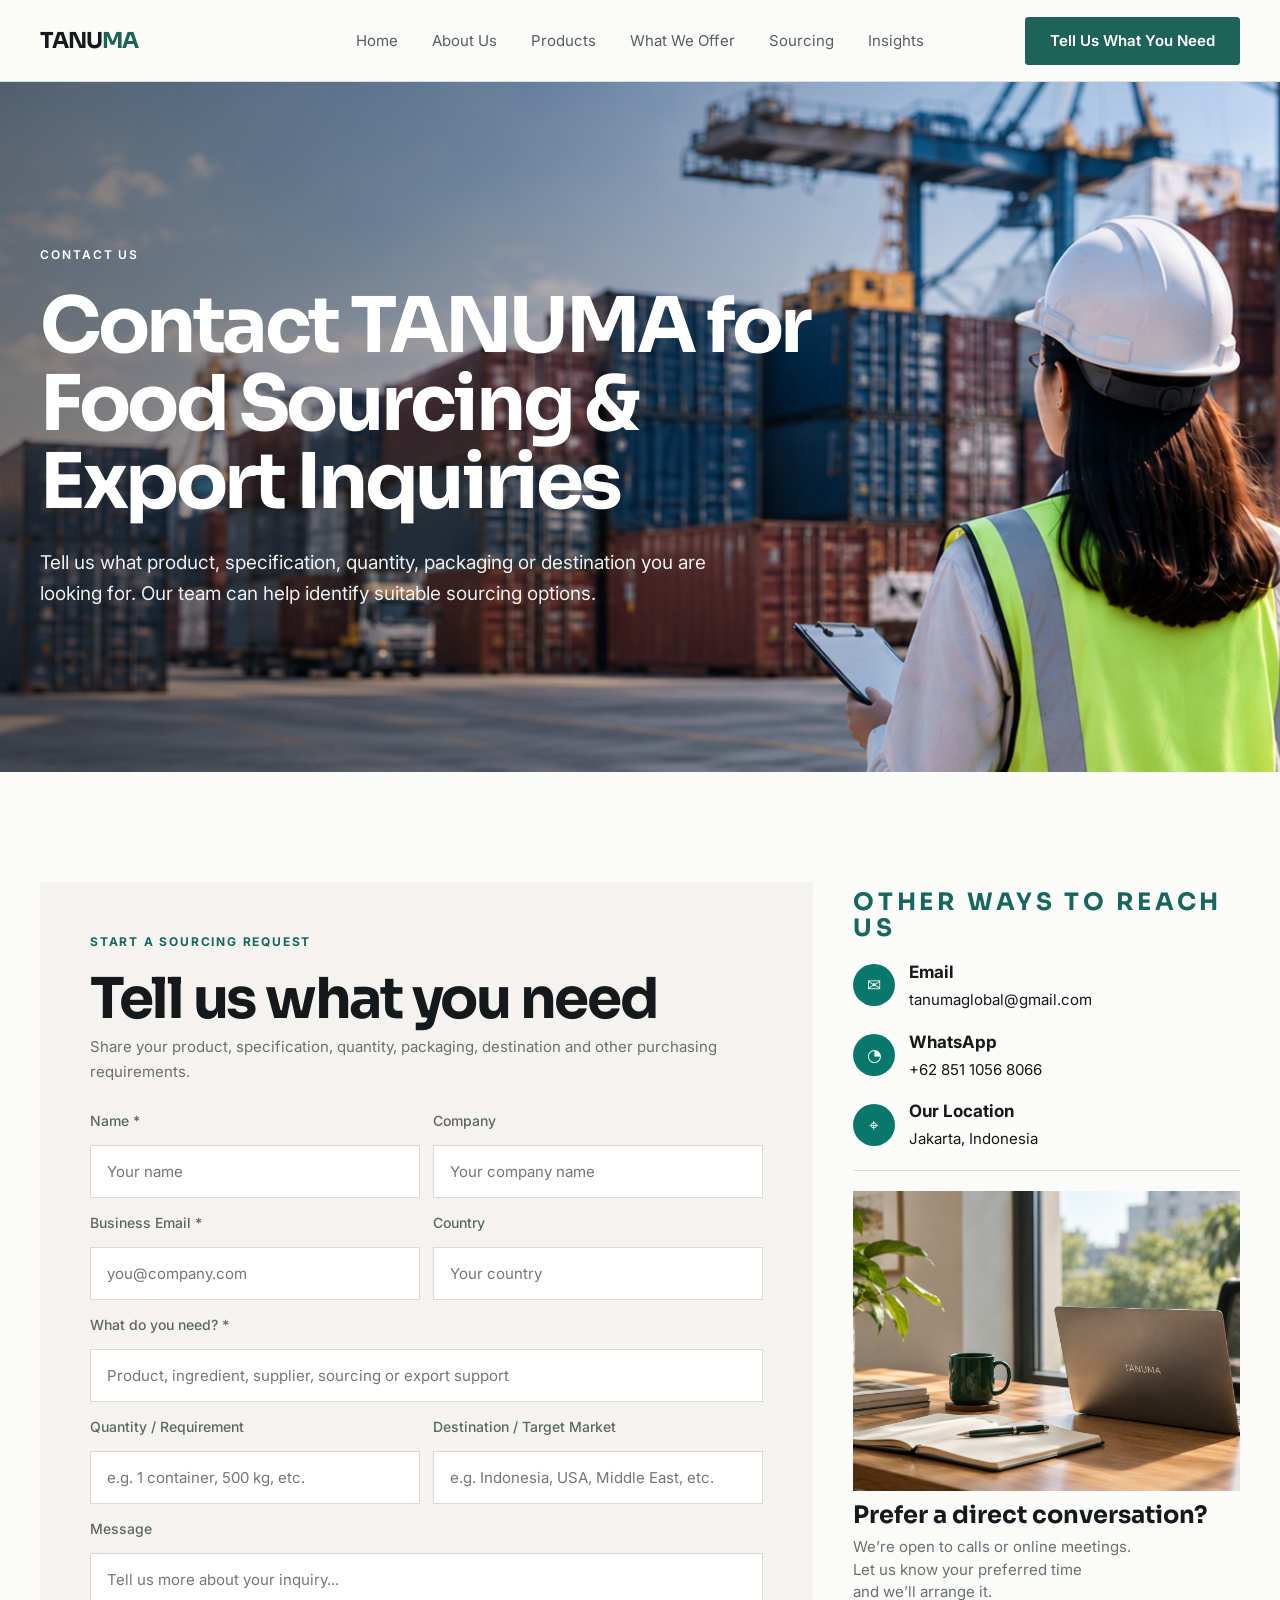
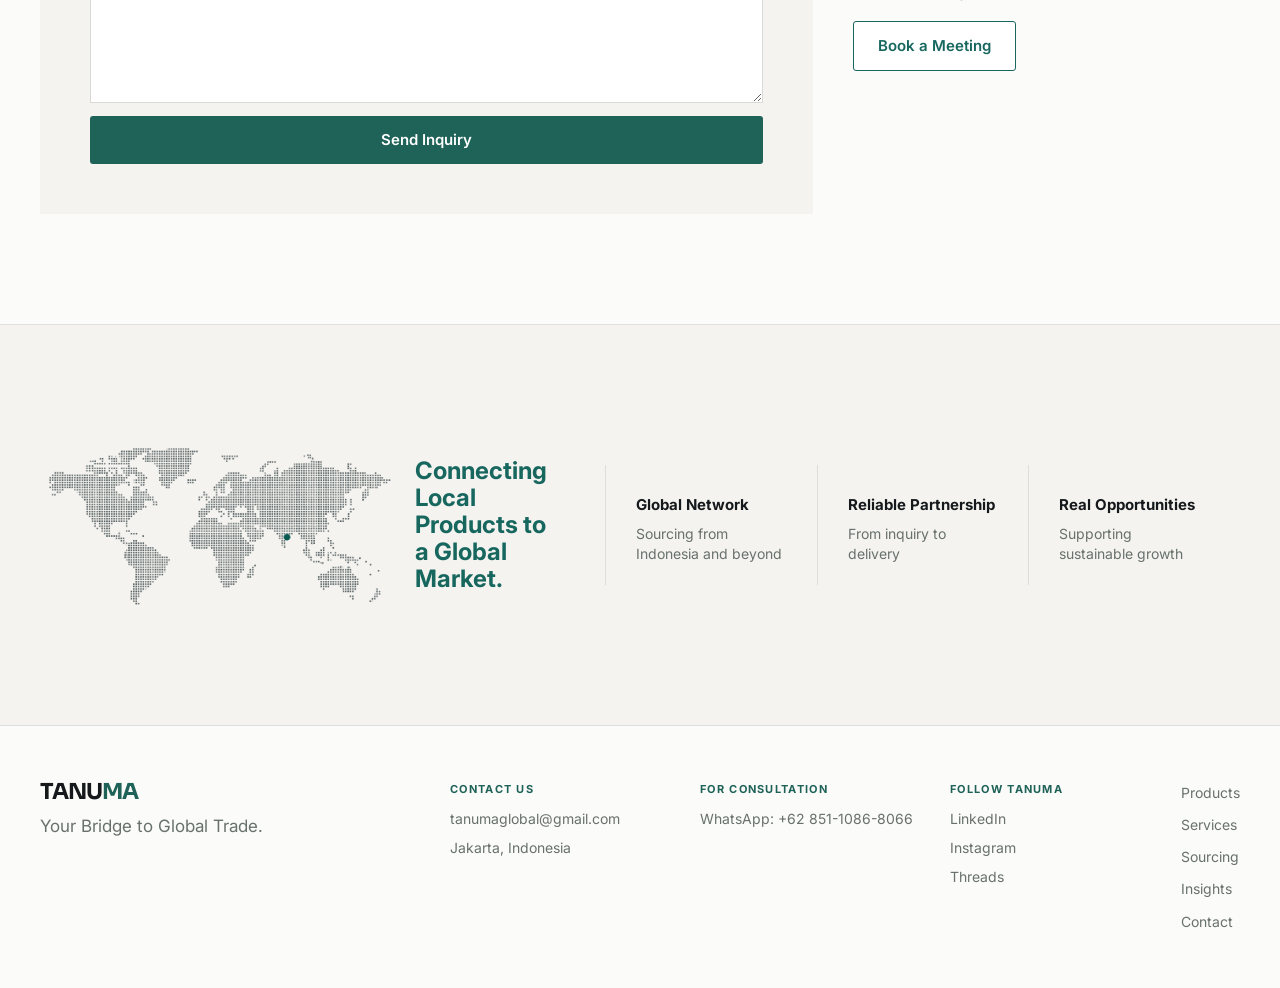
<file: contact.html>
<!doctype html>
<html lang="en">
<head>
<meta charset="utf-8">
<meta name="viewport" content="width=device-width,initial-scale=1">
<title>Contact TANUMA | Food Sourcing &amp; Export Inquiries</title>
<meta name="description" content="Contact TANUMA for food sourcing, product information, supplier sourcing, export support and international trade inquiries.">
<link rel="canonical" href="https://tanumaglobal.com/contact.html">
<link rel="stylesheet" href="styles.css">
<style>
/* =========================================================
   TANUMA — TELL US WHAT YOU NEED / REFERENCE DESIGN
   ========================================================= */
.contact-page .nav{height:57px}.contact-page .nav-inner{max-width:1200px;height:57px}.contact-page .logo{font-size:19px}.contact-page .nav-links{gap:25px}.contact-page .nav-links a{font-size:11px;padding:20px 0}.contact-page .nav .btn{font-size:11px;padding:12px 22px}
.contact-hero{height:472px;position:relative;display:flex;align-items:center;background-image:linear-gradient(90deg,rgba(0,0,0,.50) 0%,rgba(0,0,0,.28) 43%,rgba(0,0,0,.08) 72%,rgba(0,0,0,0) 100%),url("images/contact-headline.png");background-position:center;background-size:cover;background-repeat:no-repeat;color:#fff;overflow:hidden}.contact-hero:after{display:none}.contact-inner{position:relative;z-index:1;width:min(calc(100% - 110px),980px);margin:auto;padding-top:6px}.contact-inner .eyebrow{font-size:10px;letter-spacing:.16em;color:#fff;margin-bottom:13px}.contact-inner h1{font-size:51px;line-height:.99;letter-spacing:-.045em;max-width:510px;margin:0 0 22px;color:#fff}.contact-inner p{font-size:14px;line-height:1.5;max-width:475px;color:rgba(255,255,255,.92);margin:0}
.contact-main{padding:38px 0 34px}.contact-grid{width:min(calc(100% - 110px),980px);margin:auto;display:grid;grid-template-columns:2fr 1fr;gap:40px}.form-box{background:#f4f3ef;padding:28px 27px 25px}.form-box .kicker,.reach>h3{font-size:10px;letter-spacing:.15em;color:#17675f;font-weight:700;text-transform:uppercase}.form-box h2{font-size:29px;line-height:1.02;letter-spacing:-.04em;margin:10px 0 8px}.form-box>p{font-size:12px;color:#68716d;margin:0}.form-grid{display:grid;grid-template-columns:1fr 1fr;gap:13px;margin-top:24px}.field.full{grid-column:1/-1}.field label{display:block;font-size:10px;margin-bottom:5px}.field input,.field textarea{width:100%;box-sizing:border-box;border:1px solid #d9d9d5;background:#fff;padding:11px 12px;font:11px Inter,Arial,sans-serif}.field textarea{height:92px;resize:vertical}.form-box .btn{font-size:11px;padding:12px 22px;border:0;cursor:pointer}
.reach{padding-top:8px}.reach>h3{margin:0 0 16px}.reach-row{display:flex;align-items:center;gap:14px;margin-bottom:15px}.reach-row .icon{width:42px;height:42px;flex:0 0 42px;border-radius:50%;background:#08786d;color:#fff;display:grid;place-items:center;font-size:17px}.reach strong{display:block;font-size:13px}.reach span{font-size:12px}.meet{border-top:1px solid #ddd;margin-top:18px;padding-top:20px}.meet img{width:100%;height:185px;display:block;object-fit:cover}.meet h3{font-size:15px;color:#15191b;letter-spacing:0;margin:12px 0 7px}.meet p{font-size:11px;color:#68716d;line-height:1.5;margin:0 0 17px}.meet .btn{font-size:11px;padding:11px 20px;background:#fff;color:#17675f;border:1px solid #17675f}
.promise{background:#f4f3ef;border-top:1px solid #e1e0dc;padding:38px 0}.promise-grid{width:min(calc(100% - 110px),1340px);margin:auto;display:grid;grid-template-columns:1.95fr repeat(3,1fr);align-items:center;min-height:170px}.promise-intro{display:flex;align-items:center;gap:28px;min-height:170px;background:url('images/promise-network.png') left center/430px auto no-repeat;padding-left:450px;padding-right:58px;box-sizing:border-box}.promise-intro strong{font-size:22px;color:#17675f;line-height:1.12;white-space:normal;max-width:270px}.promise-item{border-left:1px solid #ddd;padding:6px 32px;min-height:100px;display:flex;flex-direction:column;justify-content:center}.promise-item strong{display:block;font-size:11px;margin:6px 0}.promise-item span{font-size:10px;color:#68716d;line-height:1.4}
.promise-grid{grid-template-columns:1.95fr repeat(3,1fr)}
.promise-intro{padding-left:450px;padding-right:58px;background-size:430px auto;gap:28px}
.promise-intro strong{white-space:normal;max-width:270px}
@media(max-width:1000px){.promise-grid{grid-template-columns:1fr 1fr}.promise-intro{grid-column:1/-1;padding-left:390px;padding-right:35px;background-size:360px auto;min-height:180px}.promise-item{border-left:0;border-top:1px solid #ddd}}
@media(max-width:600px){.promise-grid{grid-template-columns:1fr}.promise-intro{padding:180px 10px 20px;background-size:320px auto;background-position:center top;min-height:250px}.promise-intro strong{font-size:20px;max-width:none}}
.contact-page footer{border-top:1px solid #ddd;padding:14px 0}.contact-page .footer-inner{max-width:980px}.contact-page .footer-inner p{font-size:9px}.contact-page .footer-links{font-size:9px}
@media(max-width:800px){.contact-inner,.contact-grid,.promise-grid{width:min(calc(100% - 42px),1340px)}.contact-grid{grid-template-columns:1fr}.promise-grid{grid-template-columns:1fr}.promise-intro{padding-left:0;background-size:260px;min-height:145px;padding-top:70px}.promise-item{border-left:0;border-top:1px solid #ddd;margin-top:15px;padding:15px 0}.meet img{height:230px}}
@media(max-width:600px){.contact-page .nav-links{display:none}.contact-hero{height:560px}.contact-inner{padding-top:30px}.contact-inner h1{font-size:43px}.form-grid{grid-template-columns:1fr}.field.full{grid-column:auto}.form-box{padding:25px 20px}.promise-intro{background-size:190px;padding-top:80px;padding-bottom:20px;min-height:170px}.promise-intro strong{font-size:17px}}
</style>
<link rel="stylesheet" href="site-standard.css">
</head>

<body class="contact-page">

<header class="nav"><div class="nav-inner"><a class="logo" href="index.html">TANU<span>MA</span></a><nav class="nav-links"><a href="index.html">Home</a><a href="about.html">About Us</a><a href="products.html">Products</a><a href="what-we-offer.html">What We Offer</a><a href="sourcing.html">Sourcing</a><a href="insights.html">Insights</a></nav><a class="btn btn-primary" href="contact.html">Tell Us What You Need</a></div></header>

<section class="contact-hero"><div class="contact-inner"><div class="eyebrow">CONTACT US</div><h1>Contact TANUMA for Food Sourcing &amp; Export Inquiries</h1><p>Tell us what product, specification, quantity, packaging or destination you are looking for. Our team can help identify suitable sourcing options.</p></div></section>

<section class="contact-main"><div class="contact-grid">

<div class="form-box">
<div class="kicker">START A SOURCING REQUEST</div>
<h2>Tell us what you need</h2>
<p>Share your product, specification, quantity, packaging, destination and other purchasing requirements.</p>

<form id="inquiryForm">
<div class="form-grid">

<div class="field">
<label>Name *</label>
<input name="name" placeholder="Your name" required>
</div>

<div class="field">
<label>Company</label>
<input name="company" placeholder="Your company name">
</div>

<div class="field">
<label>Business Email *</label>
<input type="email" name="email" placeholder="you@company.com" required>
</div>

<div class="field">
<label>Country</label>
<input name="country" placeholder="Your country">
</div>

<div class="field full">
<label>What do you need? *</label>
<input name="requirement" placeholder="Product, ingredient, supplier, sourcing or export support" required>
</div>

<div class="field">
<label>Quantity / Requirement</label>
<input name="quantity" placeholder="e.g. 1 container, 500 kg, etc.">
</div>

<div class="field">
<label>Destination / Target Market</label>
<input name="destination" placeholder="e.g. Indonesia, USA, Middle East, etc.">
</div>

<div class="field full">
<label>Message</label>
<textarea name="message" placeholder="Tell us more about your inquiry..."></textarea>
</div>

<div class="field full">
<button class="btn btn-primary" type="submit">Send Inquiry</button>
</div>

</div>
</form>

</div>

<aside class="reach"><h3>Other ways to reach us</h3>
<div class="reach-row"><div class="icon">✉</div><div><strong>Email</strong><span>tanumaglobal@gmail.com</span></div></div>
<div class="reach-row"><div class="icon">◔</div><div><strong>WhatsApp</strong><span>+62 851 1056 8066</span></div></div>
<div class="reach-row"><div class="icon">⌖</div><div><strong>Our Location</strong><span>Jakarta, Indonesia</span></div></div>
<div class="meet"><img src="images/contact-meeting-new.png" alt="TANUMA workspace"><h3>Prefer a direct conversation?</h3><p>We’re open to calls or online meetings.<br>Let us know your preferred time<br>and we’ll arrange it.</p><a class="btn" href="mailto:tanumaglobal@gmail.com?subject=Meeting Request">Book a Meeting</a></div>
</aside>

</div></section>

<section class="promise"><div class="promise-grid"><div class="promise-intro"><strong>Connecting<br>Local Products to<br>a Global Market.</strong></div><div class="promise-item"><strong>Global Network</strong><span>Sourcing from Indonesia and beyond</span></div><div class="promise-item"><strong>Reliable Partnership</strong><span>From inquiry to delivery</span></div><div class="promise-item"><strong>Real Opportunities</strong><span>Supporting sustainable growth</span></div></div></section>

<footer class="site-footer tanuma-footer">
<div class="container tanuma-footer-grid">
<div class="tanuma-footer-brand">
<div class="logo">TANU<span>MA</span></div>
<p>Your Bridge to Global Trade.</p>
</div>

<div class="tanuma-footer-contact">
<div class="tanuma-footer-block">
<strong>Contact Us</strong>
<a href="mailto:tanumaglobal@gmail.com">tanumaglobal@gmail.com</a>
<span>Jakarta, Indonesia</span>
</div>

<div class="tanuma-footer-block">
<strong>For Consultation</strong>
<a href="https://wa.me/6285110868066" target="_blank" rel="noopener">WhatsApp: +62 851-1086-8066</a>
</div>

<div class="tanuma-footer-block tanuma-footer-social">
<strong>Follow TANUMA</strong>
<div>
<a href="https://www.linkedin.com/company/tanumaglobal/" target="_blank" rel="noopener">LinkedIn</a>
<a href="https://www.instagram.com/tanumaglobal/" target="_blank" rel="noopener">Instagram</a>
<a href="https://www.threads.net/@tanumaglobal" target="_blank" rel="noopener">Threads</a>
</div>
</div>
</div>

<div class="tanuma-footer-links">
<a href="products.html">Products</a>
<a href="what-we-offer.html">Services</a>
<a href="sourcing.html">Sourcing</a>
<a href="insights.html">Insights</a>
<a href="contact.html">Contact</a>
</div>
</div>
</footer>

<script>
document.getElementById("inquiryForm").addEventListener("submit", async function(e) {
  e.preventDefault();

  const form = this;
  const button = form.querySelector('button[type="submit"]');

  button.disabled = true;
  button.textContent = "Sending...";

  const formData = new FormData(form);

  try {
    await fetch(
      "https://script.google.com/macros/s/AKfycbwGsPMzv7A_Lm-YK4kb54M9ri38GFgvJ_LOQsR355VnPF2SmB0umkU3p6jw_GrCEJHJ_g/exec",
      {
        method: "POST",
        mode: "no-cors",
        body: new URLSearchParams(formData)
      }
    );

    alert("Thank you! Your inquiry has been received.");
    form.reset();

  } catch (error) {
    alert("Something went wrong. Please try again.");
  }

  button.disabled = false;
  button.textContent = "Send Inquiry";
});
</script>

</body>
</html>
</file>
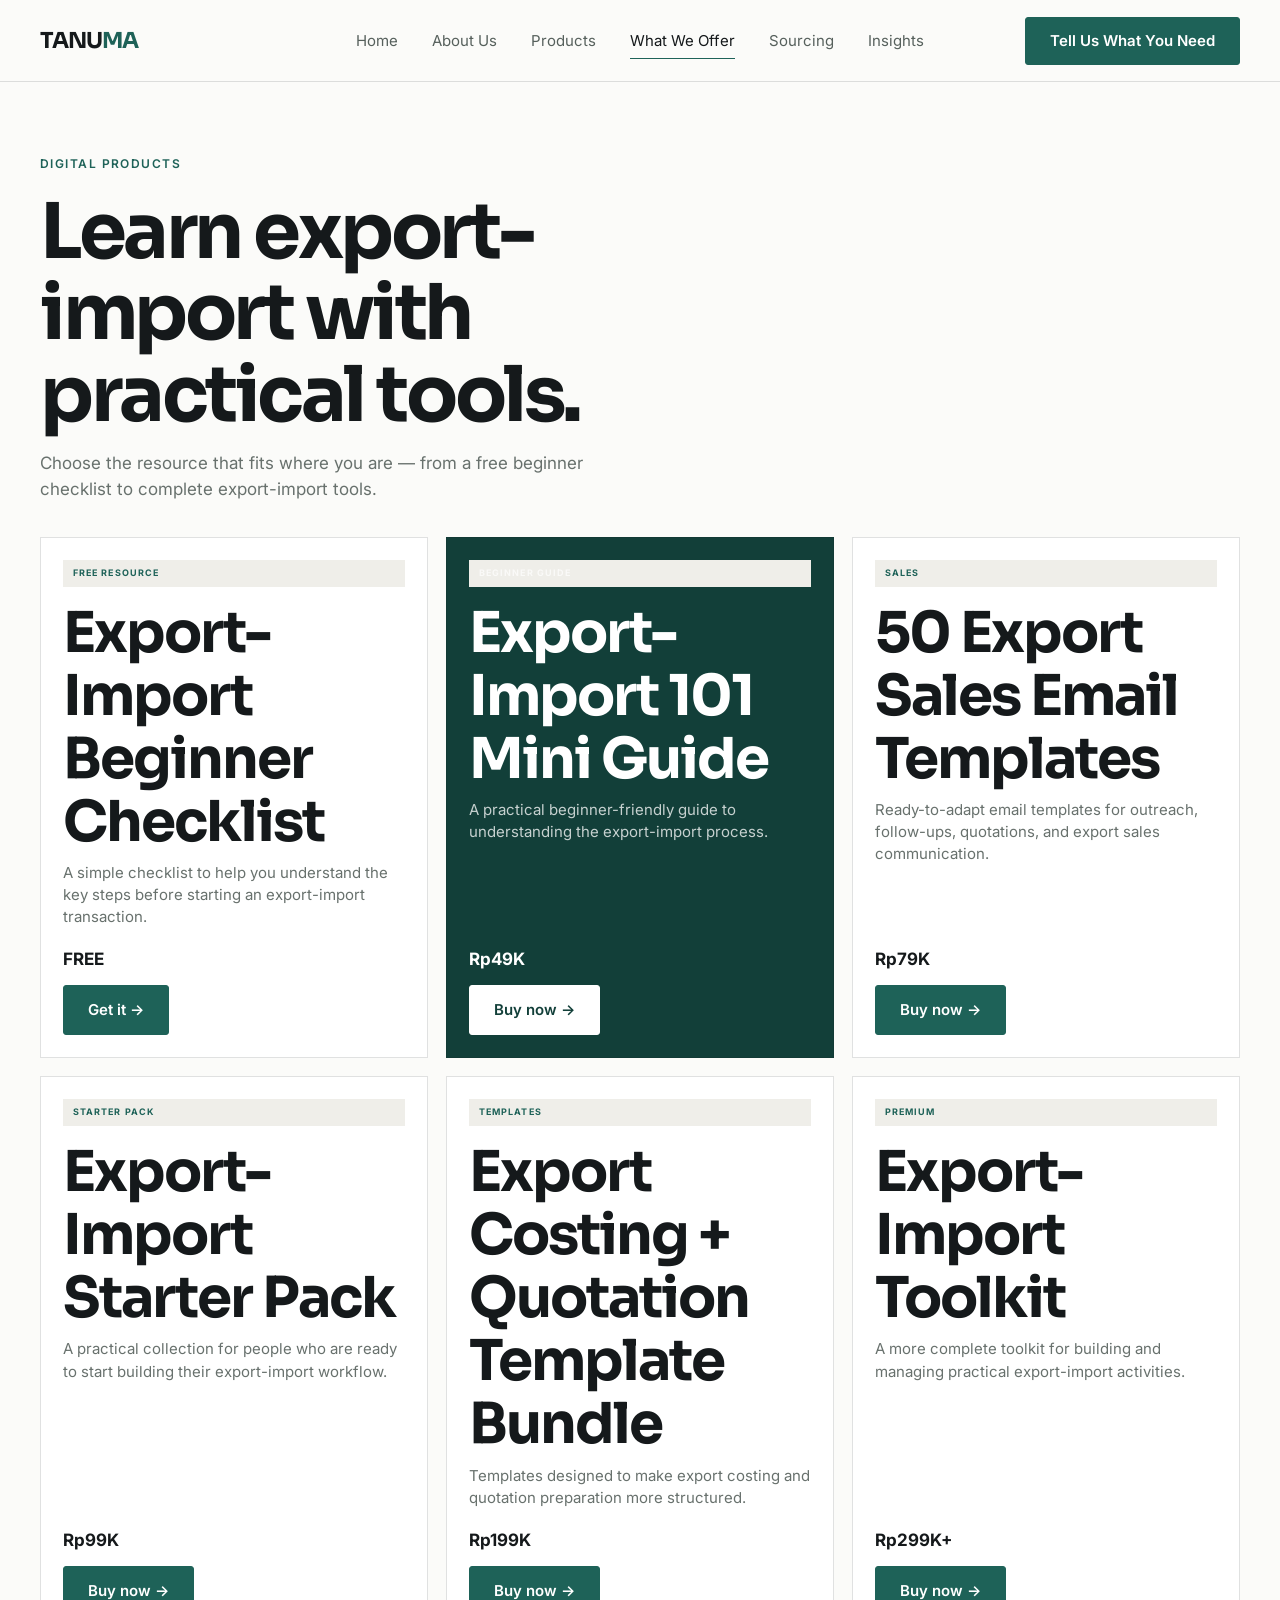
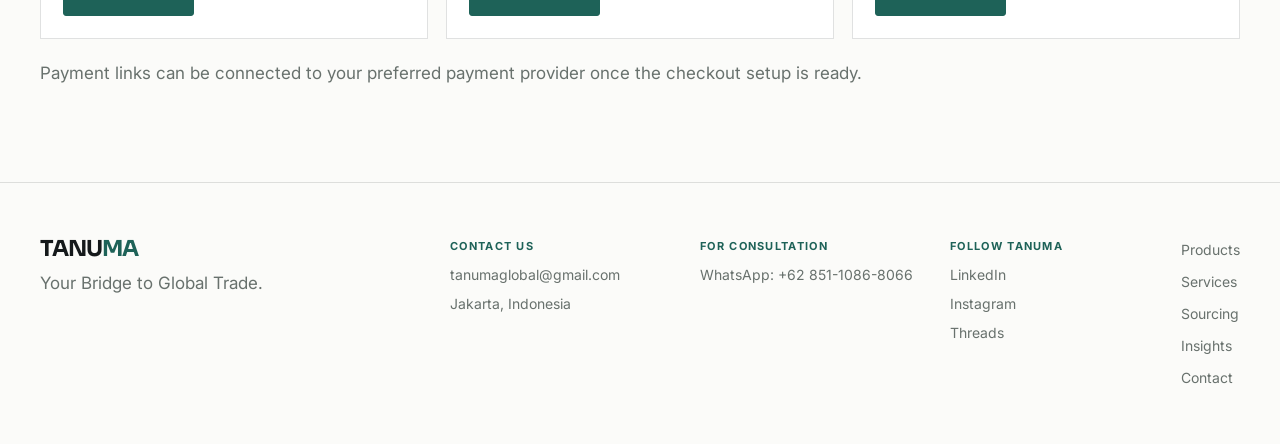
<file: digital-products.html>
<!doctype html>
<html lang="en">
<head>
<meta charset="utf-8">
<meta name="viewport" content="width=device-width,initial-scale=1">
<title>Export-Import Guides &amp; Tools | TANUMA</title>
<meta name="description" content="Practical export-import guides, sales templates, costing tools and resources from TANUMA for people learning and building international trade workflows.">
<link rel="canonical" href="https://tanumaglobal.com/digital-products.html">
<link rel="stylesheet" href="styles.css">
<style>
/* DIGITAL PRODUCTS — compact, tidy, no horizontal overflow */
.digital-page{padding:72px 0 78px;background:var(--paper);overflow:hidden}
.digital-head{max-width:700px;margin-bottom:34px}
.digital-head .kicker{margin-bottom:12px}
.digital-head h1{margin:0;font-size:clamp(38px,4.2vw,54px);line-height:1.06;letter-spacing:-.045em}
.digital-head p{max-width:560px;color:var(--muted);font-size:15px;line-height:1.55;margin-top:14px}
.digital-grid{display:grid;grid-template-columns:repeat(3,minmax(0,1fr));gap:18px;align-items:stretch}
.digital-card{background:#fff;border:1px solid var(--line);padding:22px;display:flex;flex-direction:column;min-height:260px;min-width:0;overflow:hidden}
.digital-card.featured{background:var(--green-dark);color:#fff}
.digital-card .tag{font-size:9px;letter-spacing:.12em;text-transform:uppercase;font-weight:700;color:var(--green);margin-bottom:14px}
.digital-card.featured .tag{color:rgba(255,255,255,.68)}
.digital-card h2{margin:0 0 9px;font-size:20px;line-height:1.12;letter-spacing:-.035em}
.digital-card p{margin:0;color:var(--muted);line-height:1.48;font-size:13px}
.digital-card.featured p{color:rgba(255,255,255,.76)}
.digital-price{font-size:17px;font-weight:700;margin-top:auto;padding-top:17px}
.digital-card .btn{align-self:flex-start;margin-top:12px;font-size:14px;padding:12px 18px}
.digital-card.featured .btn{background:#fff;color:var(--green-dark);border-color:#fff}
.digital-note{margin-top:20px;color:var(--muted);font-size:11px}
@media(max-width:1000px){
 .digital-page{padding:64px 0 70px}
 .digital-grid{grid-template-columns:repeat(2,minmax(0,1fr))}
}
@media(max-width:620px){
 .digital-page{padding:55px 0 60px}
 .digital-head{margin-bottom:28px}
 .digital-head h1{font-size:38px}
 .digital-grid{grid-template-columns:1fr}
 .digital-card{min-height:235px;padding:20px}
}
</style>
<link rel="stylesheet" href="site-standard.css">
</head>
<body>
<header class="nav">
<div class="nav-inner">
<a class="logo" href="index.html">TANU<span>MA</span></a>
<nav class="nav-links">
<a href="index.html">Home</a><a href="about.html">About Us</a><a href="products.html">Products</a>
<a class="active" href="what-we-offer.html">What We Offer</a><a href="sourcing.html">Sourcing</a><a href="insights.html">Insights</a>
</nav>
<a class="btn btn-primary" href="contact.html">Tell Us What You Need</a>
</div>
</header>

<main class="digital-page">
<div class="container">
<div class="digital-head">
<div class="kicker">DIGITAL PRODUCTS</div>
<h1>Learn export-import with practical tools.</h1>
<p>Choose the resource that fits where you are — from a free beginner checklist to complete export-import tools.</p>
</div>

<div class="digital-grid">
<article class="digital-card">
<div class="tag">Free Resource</div><h2>Export-Import Beginner Checklist</h2>
<p>A simple checklist to help you understand the key steps before starting an export-import transaction.</p>
<div class="digital-price">FREE</div>
<a class="btn btn-primary" href="payment.html?product=beginner-checklist">Get it →</a>
</article>

<article class="digital-card featured">
<div class="tag">Beginner Guide</div><h2>Export-Import 101 Mini Guide</h2>
<p>A practical beginner-friendly guide to understanding the export-import process.</p>
<div class="digital-price">Rp49K</div>
<a class="btn" href="payment.html?product=export-import-101">Buy now →</a>
</article>

<article class="digital-card">
<div class="tag">Sales</div><h2>50 Export Sales Email Templates</h2>
<p>Ready-to-adapt email templates for outreach, follow-ups, quotations, and export sales communication.</p>
<div class="digital-price">Rp79K</div>
<a class="btn btn-primary" href="payment.html?product=email-templates">Buy now →</a>
</article>

<article class="digital-card">
<div class="tag">Starter Pack</div><h2>Export-Import Starter Pack</h2>
<p>A practical collection for people who are ready to start building their export-import workflow.</p>
<div class="digital-price">Rp99K</div>
<a class="btn btn-primary" href="payment.html?product=starter-pack">Buy now →</a>
</article>

<article class="digital-card">
<div class="tag">Templates</div><h2>Export Costing + Quotation Template Bundle</h2>
<p>Templates designed to make export costing and quotation preparation more structured.</p>
<div class="digital-price">Rp199K</div>
<a class="btn btn-primary" href="payment.html?product=costing-quotation">Buy now →</a>
</article>

<article class="digital-card">
<div class="tag">Premium</div><h2>Export-Import Toolkit</h2>
<p>A more complete toolkit for building and managing practical export-import activities.</p>
<div class="digital-price">Rp299K+</div>
<a class="btn btn-primary" href="payment.html?product=premium-toolkit">Buy now →</a>
</article>
</div>
<p class="digital-note">Payment links can be connected to your preferred payment provider once the checkout setup is ready.</p>
</div>
</main>

<footer class="site-footer tanuma-footer">
  <div class="container tanuma-footer-grid">
    <div class="tanuma-footer-brand">
      <div class="logo">TANU<span>MA</span></div>
      <p>Your Bridge to Global Trade.</p>
    </div>
    <div class="tanuma-footer-contact">
      <div class="tanuma-footer-block">
        <strong>Contact Us</strong>
        <a href="mailto:tanumaglobal@gmail.com">tanumaglobal@gmail.com</a>
        <span>Jakarta, Indonesia</span>
      </div>
      <div class="tanuma-footer-block">
        <strong>For Consultation</strong>
        <a href="https://wa.me/6285110868066" target="_blank" rel="noopener">WhatsApp: +62 851-1086-8066</a>
      </div>
      <div class="tanuma-footer-block tanuma-footer-social">
        <strong>Follow TANUMA</strong>
        <div>
          <a href="https://www.linkedin.com/company/tanumaglobal/" target="_blank" rel="noopener">LinkedIn</a>
          <a href="https://www.instagram.com/tanumaglobal/" target="_blank" rel="noopener">Instagram</a>
          <a href="https://www.threads.net/@tanumaglobal" target="_blank" rel="noopener">Threads</a>
        </div>
      </div>
    </div>
    <div class="tanuma-footer-links">
      <a href="products.html">Products</a>
      <a href="what-we-offer.html">Services</a>
      <a href="sourcing.html">Sourcing</a>
      <a href="insights.html">Insights</a>
      <a href="contact.html">Contact</a>
    </div>
  </div>
</footer>
</body>
</html>
</file>
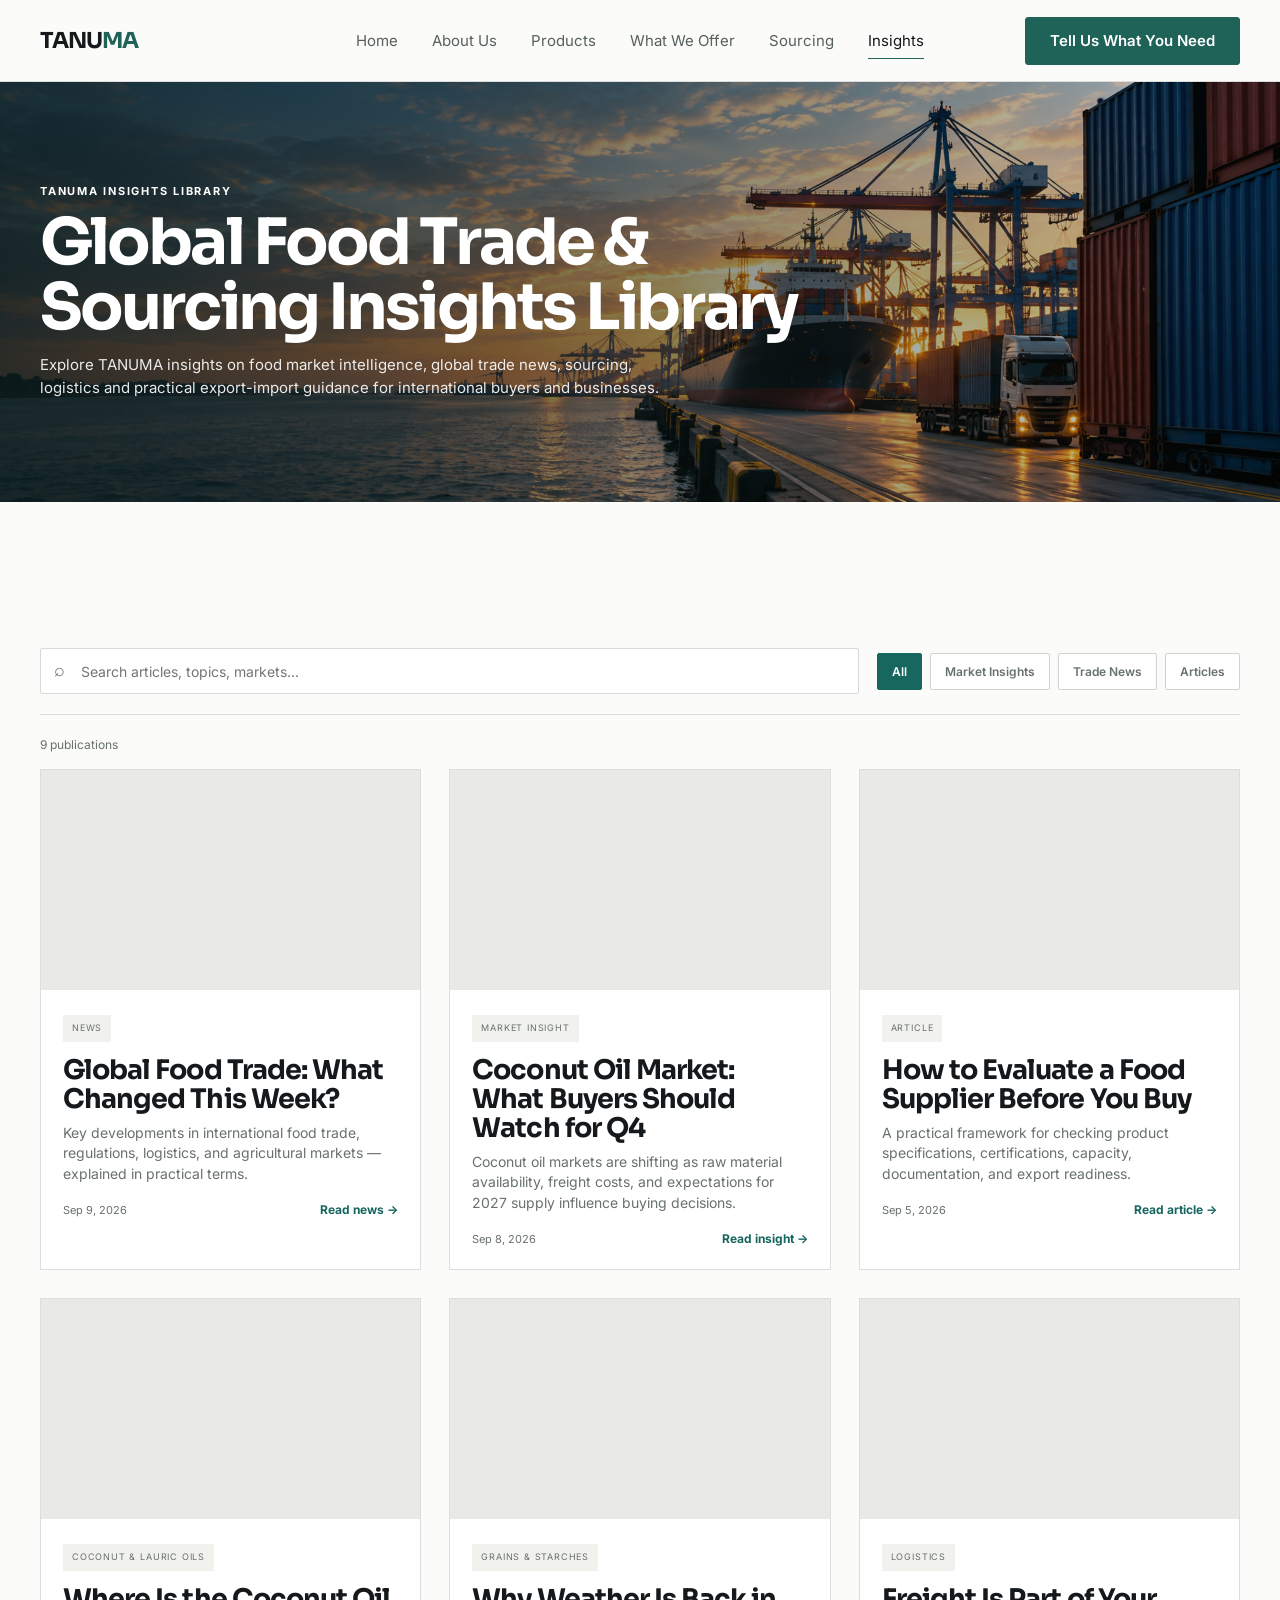
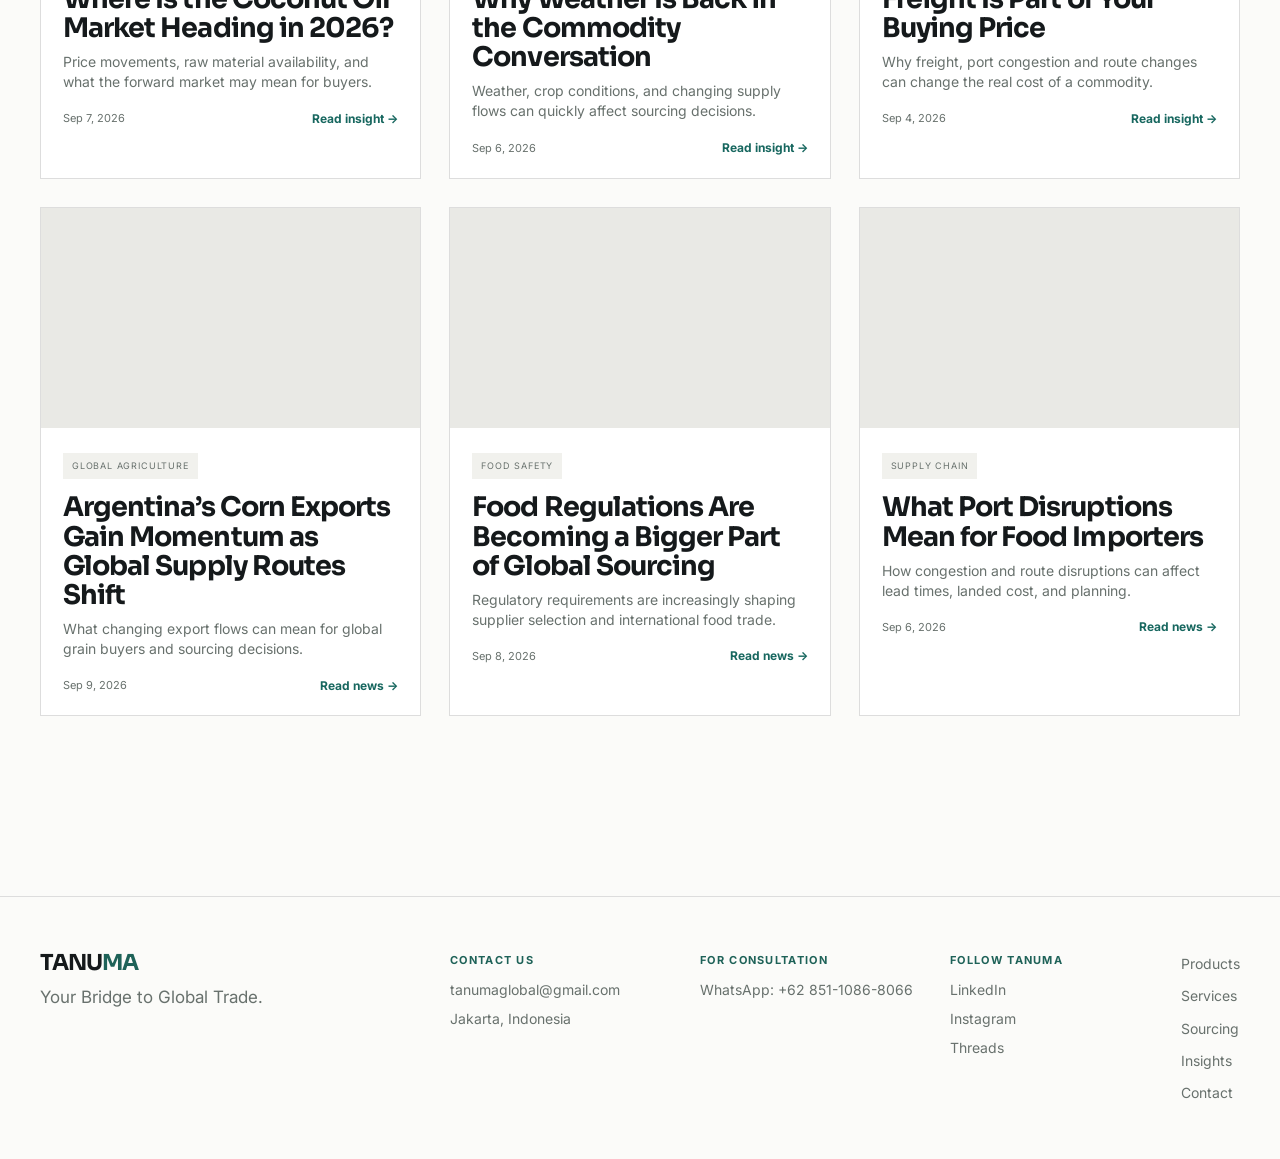
<file: insights-library.html>
<!doctype html>
<html lang="en">
<head>
<meta charset="utf-8">
<meta name="viewport" content="width=device-width,initial-scale=1">
<title>Global Food Trade &amp; Sourcing Insights Library | TANUMA</title>
<meta name="description" content="Explore TANUMA insights on global food trade, food sourcing, agricultural markets, logistics and export-import for international buyers and sourcing professionals.">
<link rel="canonical" href="https://tanumaglobal.com/insights-library.html">
<link rel="stylesheet" href="styles.css">
<style>
.library-page{background:#fbfbf9}.library-page .nav{height:57px}.library-page .nav-inner{max-width:1200px;height:57px}.library-page .logo{font-size:19px}.library-page .nav-links{gap:25px}.library-page .nav-links a{font-size:11px;padding:20px 0}.library-page .nav-links a.active:after{bottom:11px}.library-page .nav .btn{font-size:11px;padding:12px 22px}
.library-wrap{width:min(calc(100% - 110px),980px);margin:auto}.library-hero{padding:58px 0 42px;border-bottom:1px solid #ddd}.library-kicker{font-size:10px;letter-spacing:.14em;color:#17675f;font-weight:700;text-transform:uppercase;margin-bottom:8px}.library-hero h1{font-size:42px;line-height:1;letter-spacing:-.045em;margin-bottom:12px}.library-hero p{font-size:12px;color:#68716d;max-width:600px;margin:0}
.library-tools{padding:20px 0 18px;border-bottom:1px solid #ddd;display:flex;gap:12px;align-items:center;justify-content:space-between;flex-wrap:wrap}.library-search{position:relative;flex:1;min-width:260px}.library-search input{width:100%;height:42px;padding:10px 14px 10px 40px;border:1px solid #d8dad7;border-radius:2px;background:#fff;font-size:12px}.library-search:before{content:'⌕';position:absolute;left:14px;top:7px;color:#68716d;font-size:18px;z-index:1}.library-filters{display:flex;gap:6px;flex-wrap:wrap}.library-filter{border:1px solid #cfd4d1;background:#fff;color:#68716d;padding:9px 12px;font:600 10px Inter;border-radius:2px;cursor:pointer}.library-filter.active,.library-filter:hover{background:#17675f;color:#fff;border-color:#17675f}
.library-count{font-size:10px;color:#68716d;margin:18px 0}.library-grid{display:grid;grid-template-columns:repeat(3,1fr);gap:20px 20px;padding-bottom:65px}.library-card{background:#fff;border:1px solid #ddd;overflow:hidden;transition:.18s}.library-card:hover{transform:translateY(-2px);box-shadow:0 10px 28px rgba(21,25,27,.07)}.library-card a{display:block}.library-img{height:168px;background-size:cover;background-position:center;background-repeat:no-repeat;background-color:#e9e9e5}.library-body{padding:12px 14px 15px}.library-tag{display:inline-block;background:#f1f1ed;padding:4px 7px;font-size:7px;letter-spacing:.09em;color:#68716d;text-transform:uppercase}.library-body h2{font-size:16px;line-height:1.1;margin:9px 0 7px}.library-body p{font-size:10px;line-height:1.4;color:#68716d;margin:0 0 10px}.library-meta{display:flex;justify-content:space-between;gap:10px;align-items:center;font-size:9px;color:#68716d}.library-read{color:#17675f;font-weight:700}.library-empty{display:none;padding:45px 0 75px;text-align:center;color:#68716d;font-size:12px}
.library-page footer{border-top:1px solid #ddd;padding:14px 0}.library-page .footer-inner{max-width:980px}.library-page .footer-inner p,.library-page .footer-links{font-size:9px}
@media(max-width:800px){.library-wrap{width:min(calc(100% - 42px),980px)}.library-grid{grid-template-columns:1fr 1fr}.library-img{height:190px}}
@media(max-width:600px){.library-page .nav-links{display:none}.library-hero{padding:45px 0 30px}.library-hero h1{font-size:34px}.library-grid{grid-template-columns:1fr}.library-img{height:210px}.library-search{min-width:100%}}
</style>
<link rel="stylesheet" href="site-standard.css">

<style>
/* INSIGHTS LIBRARY — compact, proportionate editorial layout */
.library-page{overflow-x:hidden!important}
.library-page .library-wrap{width:min(calc(100% - 80px),1200px)!important;max-width:1200px!important}
.library-page .library-hero{padding:56px 0 40px!important}
.library-page .library-kicker{font-size:12px!important;line-height:1.2!important;margin-bottom:12px!important}
.library-page .library-hero h1{font-size:clamp(42px,4.2vw,64px)!important;line-height:1.04!important;letter-spacing:-.045em!important;margin:0 0 14px!important;max-width:850px!important}
.library-page .library-hero p{font-size:15px!important;line-height:1.55!important;max-width:700px!important}
.library-page .library-tools{padding:22px 0 20px!important;gap:18px!important}
.library-page .library-search{min-width:280px!important}
.library-page .library-search input{height:46px!important;font-size:14px!important}
.library-page .library-filters{gap:8px!important}
.library-page .library-filter{padding:10px 14px!important;font-size:12px!important}
.library-page .library-count{font-size:12px!important;margin:20px 0 14px!important}
.library-page .library-grid{grid-template-columns:repeat(3,minmax(0,1fr))!important;gap:28px!important;padding-bottom:70px!important}
.library-page .library-card{min-width:0!important}
.library-page .library-img{height:220px!important}
.library-page .library-body{padding:22px 22px 20px!important}
.library-page .library-tag{font-size:9px!important;padding:6px 9px!important;letter-spacing:.09em!important}
.library-page .library-body h2{font-size:27px!important;line-height:1.08!important;letter-spacing:-.035em!important;margin:14px 0 9px!important}
.library-page .library-body p{font-size:14px!important;line-height:1.45!important;margin:0 0 16px!important}
.library-page .library-meta{font-size:11px!important}
.library-page .library-read{font-size:12px!important}
.library-page .library-empty{font-size:14px!important}
@media(max-width:1000px){
 .library-page .library-grid{grid-template-columns:repeat(2,minmax(0,1fr))!important}
}
@media(max-width:800px){
 .library-page .library-wrap{width:min(calc(100% - 42px),1200px)!important}
 .library-page .library-hero{padding:45px 0 32px!important}
 .library-page .library-hero h1{font-size:42px!important}
 .library-page .library-img{height:200px!important}
 .library-page .library-body h2{font-size:24px!important}
}
@media(max-width:600px){
 .library-page .library-grid{grid-template-columns:1fr!important;gap:22px!important}
 .library-page .library-hero h1{font-size:36px!important}
 .library-page .library-hero p{font-size:14px!important}
 .library-page .library-img{height:210px!important}
}
</style>

<style>
/* INSIGHTS LIBRARY HERO — compact editorial banner */
.library-page .library-hero{
  height:420px !important;
  min-height:420px !important;
  padding:0 !important;
  border-bottom:0 !important;
  display:flex !important;
  align-items:center !important;
  position:relative !important;
  overflow:hidden !important;
  background-image:linear-gradient(90deg,rgba(12,25,23,.78) 0%,rgba(12,25,23,.52) 45%,rgba(12,25,23,.18) 100%),url('images/insights-headline.png') !important;
  background-size:cover !important;
  background-position:center !important;
}
.library-page .library-hero .library-wrap{position:relative !important;z-index:1 !important;padding:0 !important}
.library-page .library-kicker{color:#fff !important;margin-bottom:12px !important;font-size:11px !important;letter-spacing:.16em !important}
.library-page .library-hero h1{color:#fff !important;font-size:clamp(42px,5vw,68px) !important;line-height:1.02 !important;max-width:820px !important;margin:0 0 14px !important}
.library-page .library-hero p{color:rgba(255,255,255,.9) !important;font-size:15px !important;line-height:1.5 !important;max-width:650px !important;margin:0 !important}
.library-page .library-tools{padding-top:36px !important}
@media(max-width:800px){
 .library-page .library-hero{height:360px !important;min-height:360px !important}
 .library-page .library-hero h1{font-size:42px !important}
}
@media(max-width:600px){
 .library-page .library-hero{height:330px !important;min-height:330px !important}
 .library-page .library-hero h1{font-size:36px !important}
 .library-page .library-hero p{font-size:14px !important}
}
</style>
</head>
<body class="library-page">
<header class="nav"><div class="nav-inner"><a class="logo" href="index.html">TANU<span>MA</span></a><nav class="nav-links"><a href="index.html">Home</a><a href="about.html">About Us</a><a href="products.html">Products</a><a href="what-we-offer.html">What We Offer</a><a href="sourcing.html">Sourcing</a><a class="active" href="insights.html">Insights</a></nav><a class="btn btn-primary" href="contact.html">Tell Us What You Need</a></div></header>

<main>
<section class="library-hero"><div class="library-wrap"><div class="library-kicker">TANUMA INSIGHTS LIBRARY</div><h1>Global Food Trade &amp; Sourcing Insights Library</h1><p>Explore TANUMA insights on food market intelligence, global trade news, sourcing, logistics and practical export-import guidance for international buyers and businesses.</p></div></section>
<section><div class="library-wrap">
<div class="library-tools"><div class="library-search"><input id="librarySearch" type="search" placeholder="Search articles, topics, markets..." autocomplete="off"></div><div class="library-filters"><button class="library-filter active" data-filter="all">All</button><button class="library-filter" data-filter="insight">Market Insights</button><button class="library-filter" data-filter="news">Trade News</button><button class="library-filter" data-filter="article">Articles</button></div></div>
<div class="library-count" id="libraryCount"></div><div class="library-grid" id="libraryGrid"></div><div class="library-empty" id="libraryEmpty">No results found. Try another keyword or category.</div>
</div></section>
</main>
<footer class="site-footer tanuma-footer">
  <div class="container tanuma-footer-grid">
    <div class="tanuma-footer-brand">
      <div class="logo">TANU<span>MA</span></div>
      <p>Your Bridge to Global Trade.</p>
    </div>
    <div class="tanuma-footer-contact">
      <div class="tanuma-footer-block">
        <strong>Contact Us</strong>
        <a href="mailto:tanumaglobal@gmail.com">tanumaglobal@gmail.com</a>
        <span>Jakarta, Indonesia</span>
      </div>
      <div class="tanuma-footer-block">
        <strong>For Consultation</strong>
        <a href="https://wa.me/6285110868066" target="_blank" rel="noopener">WhatsApp: +62 851-1086-8066</a>
      </div>
      <div class="tanuma-footer-block tanuma-footer-social">
        <strong>Follow TANUMA</strong>
        <div>
          <a href="https://www.linkedin.com/company/tanumaglobal/" target="_blank" rel="noopener">LinkedIn</a>
          <a href="https://www.instagram.com/tanumaglobal/" target="_blank" rel="noopener">Instagram</a>
          <a href="https://www.threads.net/@tanumaglobal" target="_blank" rel="noopener">Threads</a>
        </div>
      </div>
    </div>
    <div class="tanuma-footer-links">
      <a href="products.html">Products</a>
      <a href="what-we-offer.html">Services</a>
      <a href="sourcing.html">Sourcing</a>
      <a href="insights.html">Insights</a>
      <a href="contact.html">Contact</a>
    </div>
  </div>
</footer>
<script>
const posts=[
{id:'global-food-trade',type:'news',category:'News',date:'Sep 9, 2026',title:'Global Food Trade: What Changed This Week?',desc:'Key developments in international food trade, regulations, logistics, and agricultural markets — explained in practical terms.',img:'https://images.unsplash.com/photo-1770710000589-de8d2babad65?auto=format&fit=crop&fm=jpg&q=85&w=1400'},
{id:'coconut-oil-q4',type:'insight',category:'Market Insight',date:'Sep 8, 2026',title:'Coconut Oil Market: What Buyers Should Watch for Q4',desc:'Coconut oil markets are shifting as raw material availability, freight costs, and expectations for 2027 supply influence buying decisions.',img:'https://images.unsplash.com/photo-1773842297845-41b515c19e38?auto=format&fit=crop&fm=jpg&q=85&w=1400'},
{id:'evaluate-food-supplier',type:'article',category:'Article',date:'Sep 5, 2026',title:'How to Evaluate a Food Supplier Before You Buy',desc:'A practical framework for checking product specifications, certifications, capacity, documentation, and export readiness.',img:'https://images.unsplash.com/photo-1774977867750-5b56e82051d0?auto=format&fit=crop&fm=jpg&q=85&w=1400'},
{id:'coconut-market-2026',type:'insight',category:'Coconut & Lauric Oils',date:'Sep 7, 2026',title:'Where Is the Coconut Oil Market Heading in 2026?',desc:'Price movements, raw material availability, and what the forward market may mean for buyers.',img:'https://images.unsplash.com/photo-1773842297845-41b515c19e38?auto=format&fit=crop&fm=jpg&q=85&w=1400'},
{id:'weather-commodities',type:'insight',category:'Grains & Starches',date:'Sep 6, 2026',title:'Why Weather Is Back in the Commodity Conversation',desc:'Weather, crop conditions, and changing supply flows can quickly affect sourcing decisions.',img:'https://images.unsplash.com/photo-1770021018658-b1ccbf448cd3?auto=format&fit=crop&fm=jpg&q=85&w=1400'},
{id:'freight-buying-price',type:'insight',category:'Logistics',date:'Sep 4, 2026',title:'Freight Is Part of Your Buying Price',desc:'Why freight, port congestion and route changes can change the real cost of a commodity.',img:'https://images.unsplash.com/photo-1774929107410-9cb5fb83fea6?auto=format&fit=crop&fm=jpg&q=85&w=1400'},
{id:'argentina-corn-exports',type:'news',category:'Global Agriculture',date:'Sep 9, 2026',title:'Argentina’s Corn Exports Gain Momentum as Global Supply Routes Shift',desc:'What changing export flows can mean for global grain buyers and sourcing decisions.',img:'https://images.unsplash.com/photo-1770021018658-b1ccbf448cd3?auto=format&fit=crop&fm=jpg&q=85&w=1400'},
{id:'food-regulations',type:'news',category:'Food Safety',date:'Sep 8, 2026',title:'Food Regulations Are Becoming a Bigger Part of Global Sourcing',desc:'Regulatory requirements are increasingly shaping supplier selection and international food trade.',img:'https://images.unsplash.com/photo-1774977867750-5b56e82051d0?auto=format&fit=crop&fm=jpg&q=85&w=1400'},
{id:'port-disruptions',type:'news',category:'Supply Chain',date:'Sep 6, 2026',title:'What Port Disruptions Mean for Food Importers',desc:'How congestion and route disruptions can affect lead times, landed cost, and planning.',img:'https://images.unsplash.com/photo-1770710000589-de8d2babad65?auto=format&fit=crop&fm=jpg&q=85&w=1400'}
];
const params=new URLSearchParams(location.search);let active=params.get('type')||'all';if(!['all','insight','news','article'].includes(active))active='all';
const grid=document.getElementById('libraryGrid'), search=document.getElementById('librarySearch'), count=document.getElementById('libraryCount'), empty=document.getElementById('libraryEmpty');
function render(){const q=search.value.trim().toLowerCase();const filtered=posts.filter(p=>(active==='all'||p.type===active)&&(!q||[p.title,p.category,p.desc,p.date].join(' ').toLowerCase().includes(q)));grid.innerHTML=filtered.map(p=>`<article class="library-card"><a href="article.html?article=${p.id}"><div class="library-img" style="background-image:url('${p.img}')"></div><div class="library-body"><span class="library-tag">${p.category}</span><h2>${p.title}</h2><p>${p.desc}</p><div class="library-meta"><span>${p.date}</span><span class="library-read">${p.type==='article'?'Read article':'Read '+(p.type==='news'?'news':'insight')} →</span></div></div></a></article>`).join('');count.textContent=`${filtered.length} ${filtered.length===1?'publication':'publications'}`;empty.style.display=filtered.length?'none':'block';document.querySelectorAll('.library-filter').forEach(b=>b.classList.toggle('active',b.dataset.filter===active));}
document.querySelectorAll('.library-filter').forEach(b=>b.addEventListener('click',()=>{active=b.dataset.filter;const u=new URL(location.href);u.searchParams.set('type',active);history.replaceState({},'',u);render();}));search.addEventListener('input',render);render();
</script>
</body></html>
</file>
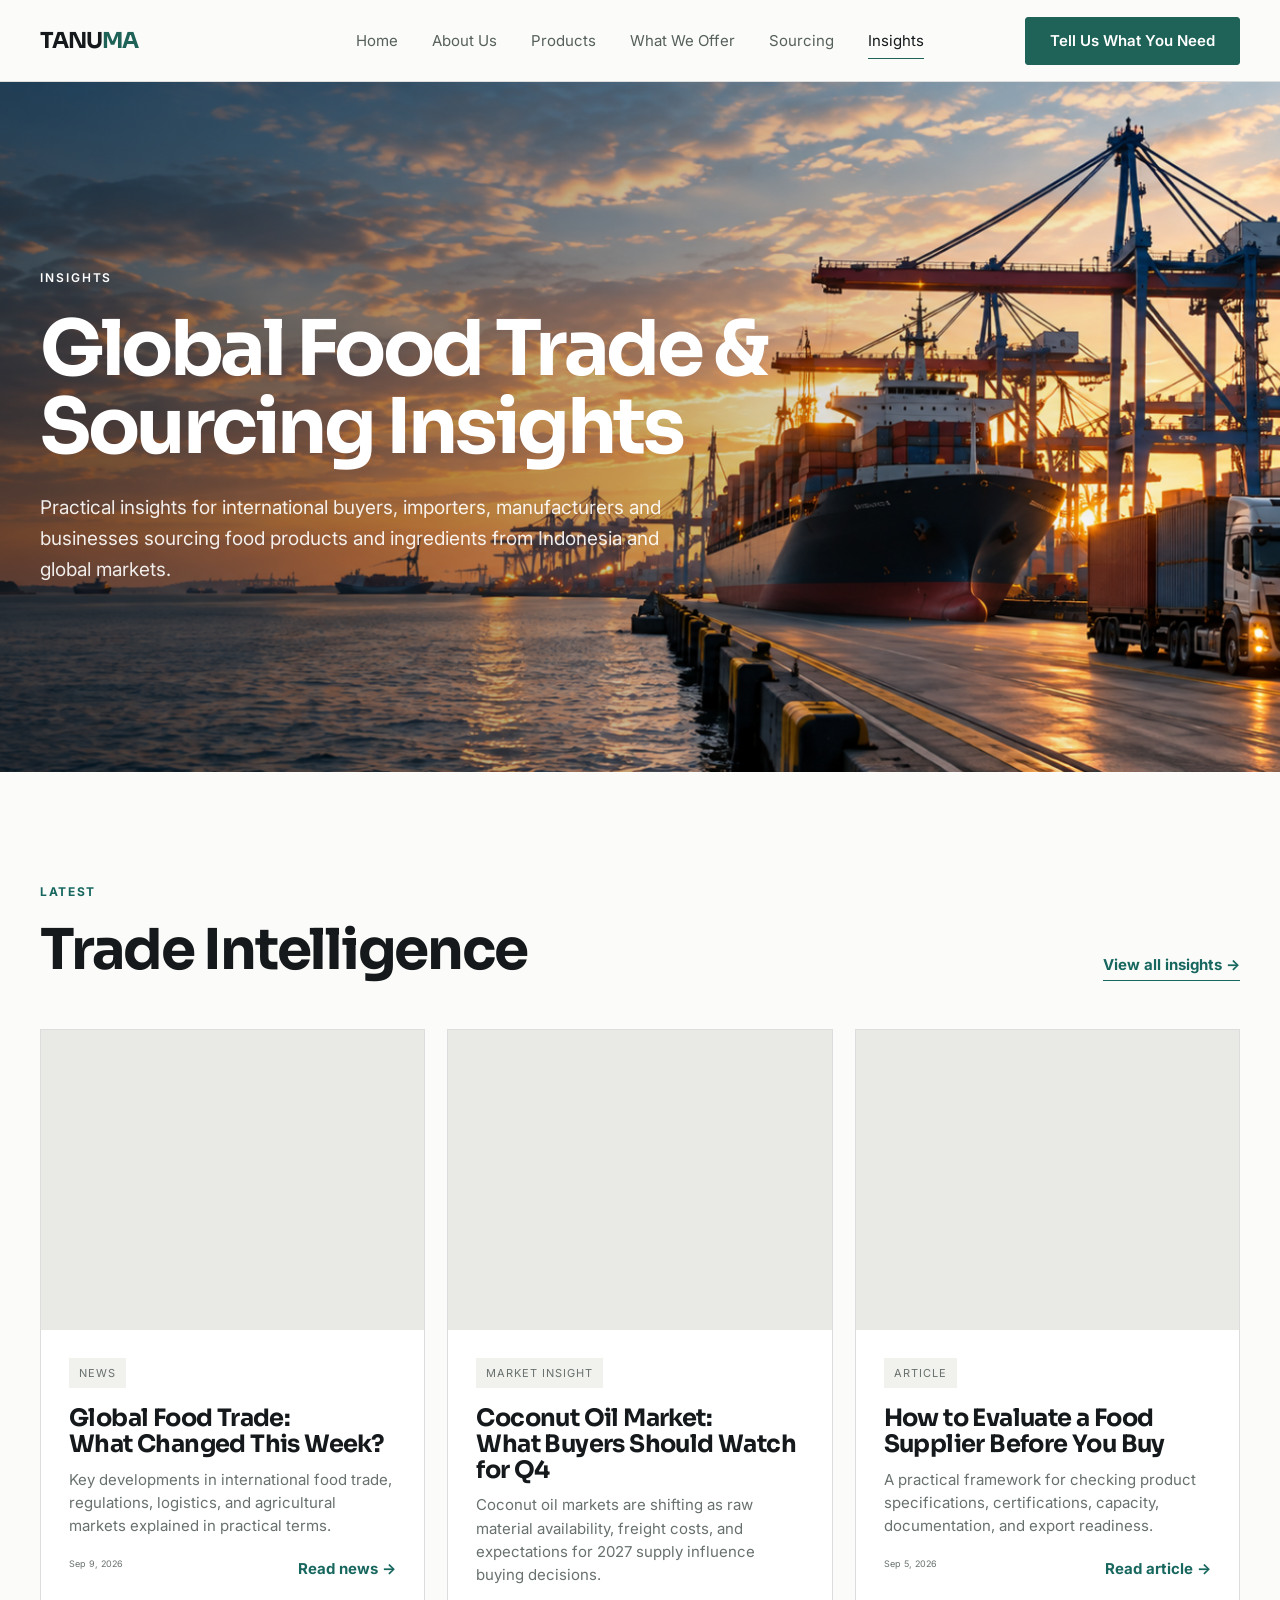
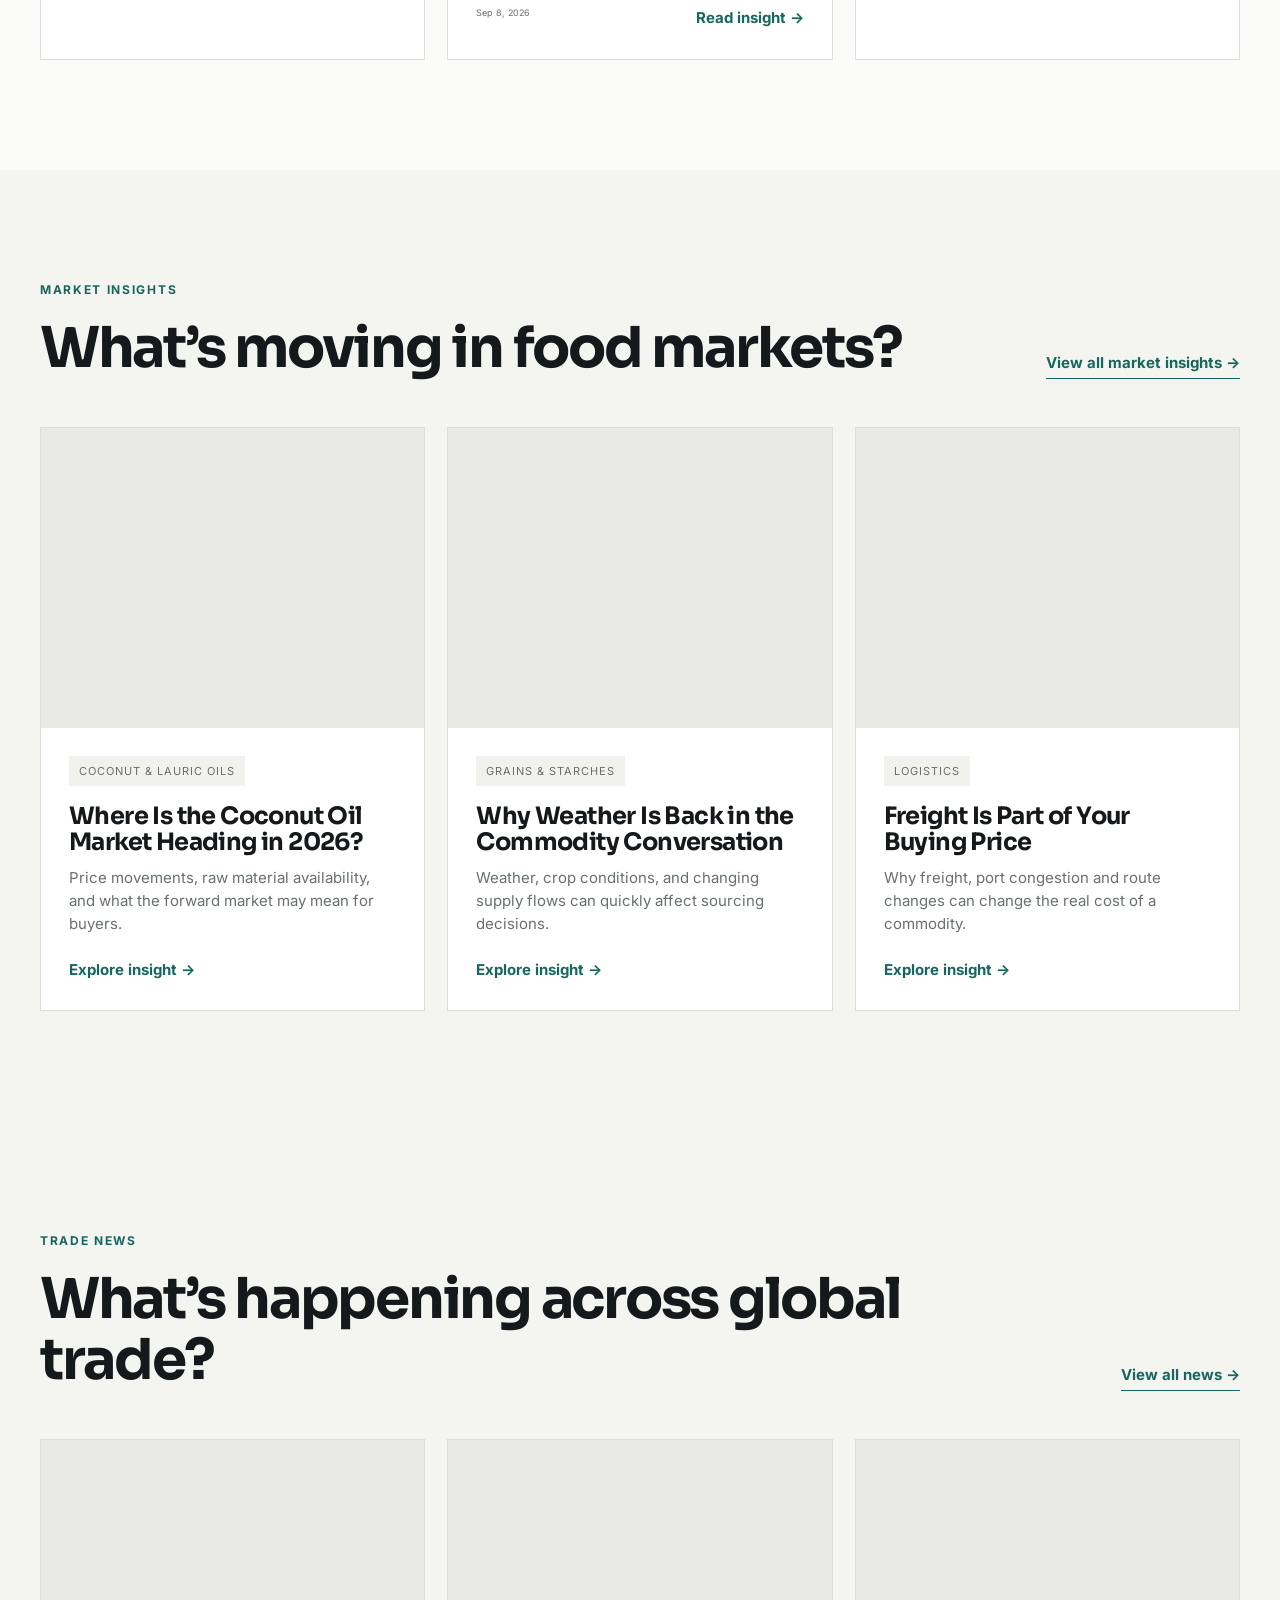
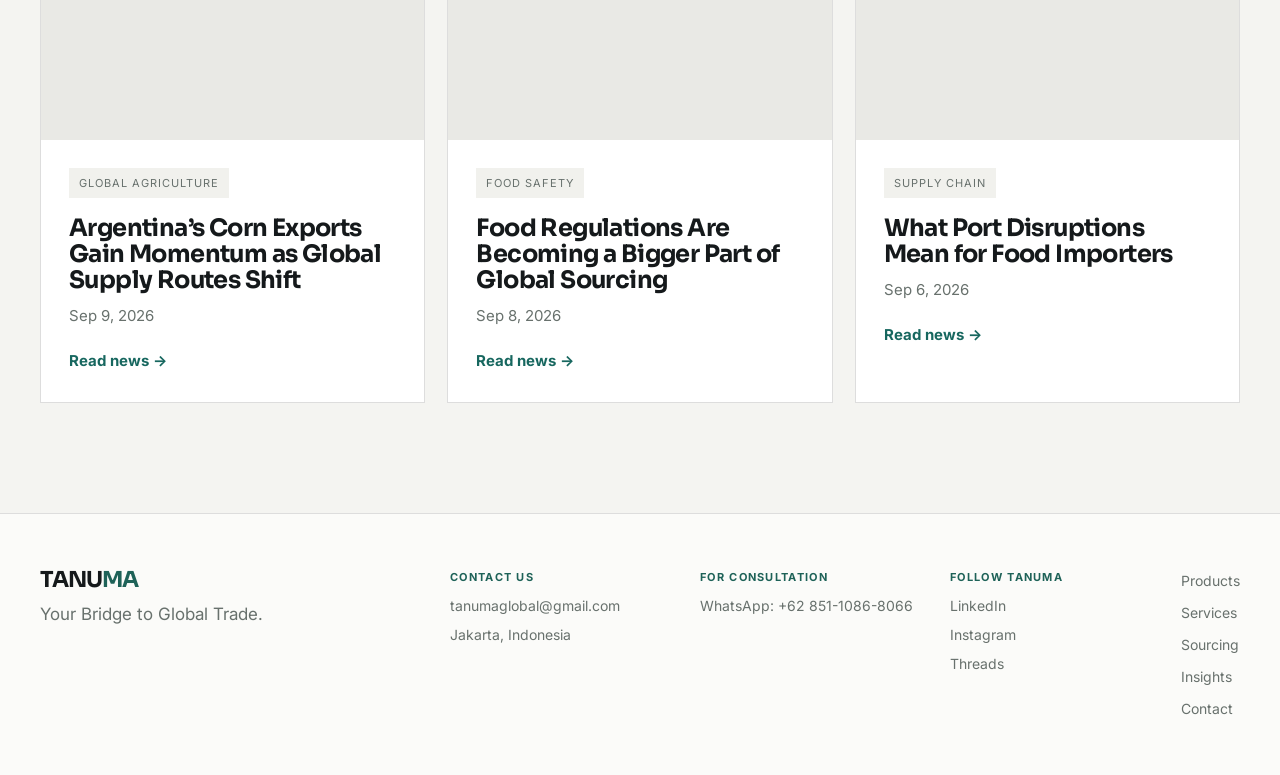
<file: insights.html>
<!doctype html>
<html lang="en">
<head>
<meta charset="utf-8">
<meta name="viewport" content="width=device-width,initial-scale=1">

<title>Global Food Trade & Sourcing Insights | TANUMA</title>

<meta name="description" content="Explore practical global food trade, sourcing, commodity markets, logistics and supplier evaluation insights for international buyers, importers and businesses.">

<meta name="robots" content="index, follow, max-image-preview:large">

<link rel="canonical" href="https://tanumaglobal.com/insights.html">

<!-- Open Graph -->
<meta property="og:type" content="website">
<meta property="og:title" content="Global Food Trade & Sourcing Insights | TANUMA">
<meta property="og:description" content="Practical insights on global food trade, sourcing, commodity markets, logistics and international business.">
<meta property="og:url" content="https://tanumaglobal.com/insights.html">
<meta property="og:site_name" content="TANUMA">
<meta property="og:image" content="https://tanumaglobal.com/images/insights-headline.png">

<!-- Twitter Card -->
<meta name="twitter:card" content="summary_large_image">
<meta name="twitter:title" content="Global Food Trade & Sourcing Insights | TANUMA">
<meta name="twitter:description" content="Explore food trade, sourcing, commodity market and international business insights from TANUMA.">
<meta name="twitter:image" content="https://tanumaglobal.com/images/insights-headline.png">

<link rel="stylesheet" href="styles.css">
<link rel="stylesheet" href="site-standard.css">

<!-- Collection Page Schema -->
<script type="application/ld+json">
{
  "@context": "https://schema.org",
  "@type": "CollectionPage",
  "name": "Global Food Trade & Sourcing Insights",
  "url": "https://tanumaglobal.com/insights.html",
  "description": "Practical insights about global food trade, sourcing, commodity markets, logistics and supplier evaluation.",
  "publisher": {
    "@type": "Organization",
    "name": "TANUMA",
    "url": "https://tanumaglobal.com/",
    "email": "tanumaglobal@gmail.com",
    "address": {
      "@type": "PostalAddress",
      "addressLocality": "Jakarta",
      "addressCountry": "ID"
    },
    "sameAs": [
      "https://www.linkedin.com/company/tanumaglobal/",
      "https://www.instagram.com/tanumaglobal/",
      "https://www.threads.net/@tanumaglobal"
    ]
  }
}
</script>

<!-- Insights ItemList Schema -->
<script type="application/ld+json">
{
  "@context": "https://schema.org",
  "@type": "ItemList",
  "name": "TANUMA Food Trade Insights",
  "itemListElement": [
    {
      "@type": "ListItem",
      "position": 1,
      "name": "Global Food Trade: What Changed This Week?",
      "url": "https://tanumaglobal.com/article.html?article=global-food-trade"
    },
    {
      "@type": "ListItem",
      "position": 2,
      "name": "Coconut Oil Market: What Buyers Should Watch for Q4",
      "url": "https://tanumaglobal.com/article.html?article=coconut-oil-q4"
    },
    {
      "@type": "ListItem",
      "position": 3,
      "name": "How to Evaluate a Food Supplier Before You Buy",
      "url": "https://tanumaglobal.com/article.html?article=evaluate-food-supplier"
    },
    {
      "@type": "ListItem",
      "position": 4,
      "name": "Where Is the Coconut Oil Market Heading in 2026?",
      "url": "https://tanumaglobal.com/article.html?article=coconut-market-2026"
    },
    {
      "@type": "ListItem",
      "position": 5,
      "name": "Why Weather Is Back in the Commodity Conversation",
      "url": "https://tanumaglobal.com/article.html?article=weather-commodities"
    },
    {
      "@type": "ListItem",
      "position": 6,
      "name": "Freight Is Part of Your Buying Price",
      "url": "https://tanumaglobal.com/article.html?article=freight-buying-price"
    }
  ]
}
</script>

<!-- Breadcrumb Schema -->
<script type="application/ld+json">
{
  "@context": "https://schema.org",
  "@type": "BreadcrumbList",
  "itemListElement": [
    {
      "@type": "ListItem",
      "position": 1,
      "name": "Home",
      "item": "https://tanumaglobal.com/"
    },
    {
      "@type": "ListItem",
      "position": 2,
      "name": "Insights",
      "item": "https://tanumaglobal.com/insights.html"
    }
  ]
}
</script>

<style>
/* =========================================================
   TANUMA — INSIGHTS / REFERENCE DESIGN
   ========================================================= */

.insights-page .nav{
  height:57px;
}

.insights-page .nav-inner{
  max-width:1200px;
  height:57px;
}

.insights-page .logo{
  font-size:19px;
}

.insights-page .nav-links{
  gap:25px;
}

.insights-page .nav-links a{
  font-size:11px;
  padding:20px 0;
}

.insights-page .nav-links a.active:after{
  bottom:11px;
}

.insights-page .nav .btn{
  font-size:11px;
  padding:12px 22px;
}

.ins-wrap{
  width:min(calc(100% - 110px),980px);
  margin:auto;
}

.ins-hero{
  height:250px;
  position:relative;
  display:flex;
  align-items:center;
  background-image:
    linear-gradient(
      90deg,
      rgba(0,0,0,.48) 0%,
      rgba(0,0,0,.24) 46%,
      rgba(0,0,0,.06) 76%,
      rgba(0,0,0,0) 100%
    ),
    url("images/insights-headline.png");
  background-position:center;
  background-size:cover;
  background-repeat:no-repeat;
  color:#fff;
  overflow:hidden;
}

.ins-hero:after{
  display:none;
}

.ins-hero .ins-wrap{
  position:relative;
  z-index:1;
  padding-top:4px;
}

.ins-hero .eyebrow{
  font-size:10px;
  letter-spacing:.16em;
  color:#fff;
  margin-bottom:10px;
}

.ins-hero h1{
  font-size:36px;
  line-height:1.02;
  max-width:560px;
  letter-spacing:-.045em;
  margin:0 0 13px;
  color:#fff;
}

.ins-hero p{
  font-size:13px;
  line-height:1.45;
  color:rgba(255,255,255,.9);
  margin:0;
  max-width:550px;
}

.ins-section{
  padding:17px 0 16px;
}

.ins-section.stone{
  background:#f4f4f1;
}

.ins-head{
  display:flex;
  justify-content:space-between;
  align-items:end;
  margin-bottom:12px;
  gap:25px;
}

.ins-kicker{
  font-size:10px;
  letter-spacing:.14em;
  color:#17675f;
  font-weight:700;
  text-transform:uppercase;
  margin-bottom:5px;
}

.ins-head h2{
  font-size:28px;
  line-height:1;
  letter-spacing:-.04em;
  margin:0;
}

.ins-view,
.ins-read{
  font-size:11px;
  color:#17675f;
  font-weight:700;
  white-space:nowrap;
}

.ins-view{
  border-bottom:1px solid #17675f;
  padding-bottom:2px;
}

.ins-grid3{
  display:grid;
  grid-template-columns:repeat(3,1fr);
  gap:20px;
}

.ins-card{
  border:1px solid #ddd;
  background:#fff;
  overflow:hidden;
}

.ins-pic{
  height:146px;
  background-size:cover;
  background-position:center;
}

.ins-body{
  padding:9px 13px 11px;
}

.ins-tag{
  display:inline-block;
  background:#f1f1ed;
  padding:4px 7px;
  font-size:7px;
  letter-spacing:.09em;
  color:#68716d;
  text-transform:uppercase;
}

.ins-body h3{
  font-size:15px;
  line-height:1.1;
  margin:9px 0 6px;
  letter-spacing:-.025em;
}

.ins-body p{
  font-size:10px;
  line-height:1.35;
  color:#68716d;
  margin:0 0 8px;
}

.ins-meta{
  display:flex;
  justify-content:space-between;
  gap:10px;
  font-size:9px;
  color:#68716d;
}

.market .ins-pic{
  height:103px;
}

.market .ins-body h3{
  margin-bottom:6px;
}

.news-grid{
  display:grid;
  grid-template-columns:repeat(3,1fr);
  gap:36px;
}

.news-item{
  display:grid;
  grid-template-columns:114px 1fr;
  gap:13px;
}

.news-thumb{
  height:105px;
  background-size:cover;
  background-position:center;
}

.news-item h4{
  font-size:13px;
  line-height:1.05;
  letter-spacing:-.02em;
  margin:6px 0;
}

.news-item p{
  font-size:9px;
  color:#68716d;
  margin:0 0 4px;
}

.news-item .ins-tag{
  margin-top:0;
}

.insights-page footer{
  border-top:1px solid #ddd;
  padding:14px 0;
}

.insights-page .footer-inner{
  max-width:980px;
}

.insights-page .footer-inner p{
  font-size:9px;
}

.insights-page .footer-links{
  font-size:9px;
}

/* ARTICLE LINKS + IMAGE SYSTEM */
.ins-card,
.news-item{
  transition:transform .18s ease,box-shadow .18s ease;
}

.ins-card:hover,
.news-item:hover{
  transform:translateY(-2px);
  box-shadow:0 10px 28px rgba(21,25,27,.07);
}

.ins-card a,
.news-item a{
  display:block;
}

.ins-pic,
.news-thumb{
  background-color:#e9e9e5;
  background-repeat:no-repeat;
  background-position:center;
  background-size:cover;
}

.ins-card .ins-pic{
  height:168px;
}

.market .ins-pic{
  height:150px;
}

.news-thumb{
  height:112px;
}

@media(max-width:800px){
  .ins-wrap{
    width:min(calc(100% - 42px),980px);
  }

  .ins-grid3,
  .news-grid{
    grid-template-columns:1fr;
  }

  .digital-row{
    display:block;
  }

  .digital-card{
    width:100%;
    margin-top:15px;
  }

  .ins-card .ins-pic,
  .market .ins-pic{
    height:210px;
  }

  .news-thumb{
    height:150px;
  }
}

@media(max-width:600px){
  .insights-page .nav-links{
    display:none;
  }

  .ins-hero{
    height:330px;
  }

  .ins-hero h1{
    font-size:32px;
  }

  .ins-section{
    padding:28px 0;
  }

  .ins-head{
    align-items:start;
  }

  .ins-view{
    margin-top:22px;
  }

  .news-item{
    grid-template-columns:100px 1fr;
  }

  .news-thumb{
    height:100px;
  }
}

/* TRADE NEWS — MATCH MARKET INSIGHTS CARD TREATMENT */
.news-featured .ins-card .ins-pic{
  height:168px;
}

.news-featured .ins-body{
  padding:12px 14px 14px;
}

.news-featured .ins-body h3{
  font-size:15px;
  line-height:1.1;
  margin:9px 0 7px;
}

.news-featured .ins-body p{
  margin:0 0 8px;
}

.news-featured .ins-grid3{
  gap:20px;
}

@media(max-width:800px){
  .news-featured .ins-card .ins-pic{
    height:210px;
  }
}
</style>
</head>

<body class="insights-page">

<header class="nav">
  <div class="nav-inner">

    <a class="logo" href="index.html" aria-label="TANUMA Home">
      TANU<span>MA</span>
    </a>

    <nav class="nav-links" aria-label="Main navigation">
      <a href="index.html">Home</a>
      <a href="about.html">About Us</a>
      <a href="products.html">Products</a>
      <a href="what-we-offer.html">What We Offer</a>
      <a href="sourcing.html">Sourcing</a>
      <a class="active" href="insights.html" aria-current="page">Insights</a>
    </nav>

    <a class="btn btn-primary" href="contact.html">
      Tell Us What You Need
    </a>

  </div>
</header>

<section class="ins-hero">
  <div class="ins-wrap">

    <div class="eyebrow">INSIGHTS</div>

    <h1>Global Food Trade & Sourcing Insights</h1>

    <p>
      Practical insights for international buyers, importers,
      manufacturers and businesses sourcing food products
      and ingredients from Indonesia and global markets.
    </p>

  </div>
</section>

<section class="ins-section">
  <div class="ins-wrap">

    <div class="ins-head">
      <div>
        <div class="ins-kicker">Latest</div>
        <h2>Trade Intelligence</h2>
      </div>

      <a class="ins-view" href="insights-library.html?type=all">
        View all insights →
      </a>
    </div>

    <div class="ins-grid3" id="latest">

      <article class="ins-card">
        <a href="article.html?article=global-food-trade">

          <div
            class="ins-pic"
            role="img"
            aria-label="Global food trade and international shipping"
            style="background-image:url('https://images.unsplash.com/photo-1770710000589-de8d2babad65?auto=format&fit=crop&fm=jpg&q=85&w=1400')">
          </div>

          <div class="ins-body">
            <span class="ins-tag">News</span>

            <h3>
              Global Food Trade:<br>
              What Changed This Week?
            </h3>

            <p>
              Key developments in international food trade,
              regulations, logistics, and agricultural markets
              explained in practical terms.
            </p>

            <div class="ins-meta">
              <span>Sep 9, 2026</span>
              <span class="ins-read">Read news →</span>
            </div>
          </div>

        </a>
      </article>

      <article class="ins-card">
        <a href="article.html?article=coconut-oil-q4">

          <div
            class="ins-pic"
            role="img"
            aria-label="Coconut oil and vegetable oil market"
            style="background-image:url('https://images.unsplash.com/photo-1773842297845-41b515c19e38?auto=format&fit=crop&fm=jpg&q=85&w=1400')">
          </div>

          <div class="ins-body">
            <span class="ins-tag">Market Insight</span>

            <h3>
              Coconut Oil Market:<br>
              What Buyers Should Watch for Q4
            </h3>

            <p>
              Coconut oil markets are shifting as raw material
              availability, freight costs, and expectations
              for 2027 supply influence buying decisions.
            </p>

            <div class="ins-meta">
              <span>Sep 8, 2026</span>
              <span class="ins-read">Read insight →</span>
            </div>
          </div>

        </a>
      </article>

      <article class="ins-card">
        <a href="article.html?article=evaluate-food-supplier">

          <div
            class="ins-pic"
            role="img"
            aria-label="Food supplier evaluation and quality inspection"
            style="background-image:url('https://images.unsplash.com/photo-1774977867750-5b56e82051d0?auto=format&fit=crop&fm=jpg&q=85&w=1400')">
          </div>

          <div class="ins-body">
            <span class="ins-tag">Article</span>

            <h3>
              How to Evaluate a Food Supplier
              Before You Buy
            </h3>

            <p>
              A practical framework for checking product
              specifications, certifications, capacity,
              documentation, and export readiness.
            </p>

            <div class="ins-meta">
              <span>Sep 5, 2026</span>
              <span class="ins-read">Read article →</span>
            </div>
          </div>

        </a>
      </article>

    </div>
  </div>
</section>

<section class="ins-section stone market">
  <div class="ins-wrap">

    <div class="ins-head">
      <div>
        <div class="ins-kicker">Market Insights</div>
        <h2>What’s moving in food markets?</h2>
      </div>

      <a class="ins-view" href="insights-library.html?type=market">
        View all market insights →
      </a>
    </div>

    <div class="ins-grid3" id="market">

      <article class="ins-card">
        <a href="article.html?article=coconut-market-2026">

          <div
            class="ins-pic"
            role="img"
            aria-label="Coconut oil market"
            style="background-image:url('https://images.unsplash.com/photo-1773842297845-41b515c19e38?auto=format&fit=crop&fm=jpg&q=85&w=1400')">
          </div>

          <div class="ins-body">
            <span class="ins-tag">Coconut & Lauric Oils</span>

            <h3>
              Where Is the Coconut Oil
              Market Heading in 2026?
            </h3>

            <p>
              Price movements, raw material availability,
              and what the forward market may mean for buyers.
            </p>

            <span class="ins-read">Explore insight →</span>
          </div>

        </a>
      </article>

      <article class="ins-card">
        <a href="article.html?article=weather-commodities">

          <div
            class="ins-pic"
            role="img"
            aria-label="Agricultural commodities and crop conditions"
            style="background-image:url('https://images.unsplash.com/photo-1770021018658-b1ccbf448cd3?auto=format&fit=crop&fm=jpg&q=85&w=1400')">
          </div>

          <div class="ins-body">
            <span class="ins-tag">Grains & Starches</span>

            <h3>
              Why Weather Is Back in the
              Commodity Conversation
            </h3>

            <p>
              Weather, crop conditions, and changing supply
              flows can quickly affect sourcing decisions.
            </p>

            <span class="ins-read">Explore insight →</span>
          </div>

        </a>
      </article>

      <article class="ins-card">
        <a href="article.html?article=freight-buying-price">

          <div
            class="ins-pic"
            role="img"
            aria-label="International freight and shipping logistics"
            style="background-image:url('https://images.unsplash.com/photo-1774929107410-9cb5fb83fea6?auto=format&fit=crop&fm=jpg&q=85&w=1400')">
          </div>

          <div class="ins-body">
            <span class="ins-tag">Logistics</span>

            <h3>Freight Is Part of Your Buying Price</h3>

            <p>
              Why freight, port congestion and route changes
              can change the real cost of a commodity.
            </p>

            <span class="ins-read">Explore insight →</span>
          </div>

        </a>
      </article>

    </div>
  </div>
</section>

<section class="ins-section stone market news-featured">
  <div class="ins-wrap">

    <div class="ins-head">
      <div>
        <div class="ins-kicker">Trade News</div>
        <h2>What’s happening across global trade?</h2>
      </div>

      <a class="ins-view" href="insights-library.html?type=news">
        View all news →
      </a>
    </div>

    <div class="ins-grid3" id="news">

      <article class="ins-card">
        <a href="article.html?article=argentina-corn-exports">

          <div
            class="ins-pic"
            role="img"
            aria-label="Corn exports and global agricultural trade"
            style="background-image:url('https://images.unsplash.com/photo-1770021018658-b1ccbf448cd3?auto=format&fit=crop&fm=jpg&q=85&w=1400')">
          </div>

          <div class="ins-body">
            <span class="ins-tag">Global Agriculture</span>

            <h3>
              Argentina’s Corn Exports Gain Momentum
              as Global Supply Routes Shift
            </h3>

            <p>Sep 9, 2026</p>

            <span class="ins-read">Read news →</span>
          </div>

        </a>
      </article>

      <article class="ins-card">
        <a href="article.html?article=food-regulations">

          <div
            class="ins-pic"
            role="img"
            aria-label="Food safety regulations and compliance"
            style="background-image:url('https://images.unsplash.com/photo-1774977867750-5b56e82051d0?auto=format&fit=crop&fm=jpg&q=85&w=1400')">
          </div>

          <div class="ins-body">
            <span class="ins-tag">Food Safety</span>

            <h3>
              Food Regulations Are Becoming
              a Bigger Part of Global Sourcing
            </h3>

            <p>Sep 8, 2026</p>

            <span class="ins-read">Read news →</span>
          </div>

        </a>
      </article>

      <article class="ins-card">
        <a href="article.html?article=port-disruptions">

          <div
            class="ins-pic"
            role="img"
            aria-label="Port operations and global supply chain"
            style="background-image:url('https://images.unsplash.com/photo-1770710000589-de8d2babad65?auto=format&fit=crop&fm=jpg&q=85&w=1400')">
          </div>

          <div class="ins-body">
            <span class="ins-tag">Supply Chain</span>

            <h3>
              What Port Disruptions Mean
              for Food Importers
            </h3>

            <p>Sep 6, 2026</p>

            <span class="ins-read">Read news →</span>
          </div>

        </a>
      </article>

    </div>
  </div>
</section>

<footer class="site-footer tanuma-footer">
  <div class="container tanuma-footer-grid">

    <div class="tanuma-footer-brand">
      <div class="logo">TANU<span>MA</span></div>
      <p>Your Bridge to Global Trade.</p>
    </div>

    <div class="tanuma-footer-contact">

      <div class="tanuma-footer-block">
        <strong>Contact Us</strong>
        <a href="mailto:tanumaglobal@gmail.com">
          tanumaglobal@gmail.com
        </a>
        <span>Jakarta, Indonesia</span>
      </div>

      <div class="tanuma-footer-block">
        <strong>For Consultation</strong>
        <a
          href="https://wa.me/6285110868066"
          target="_blank"
          rel="noopener">
          WhatsApp: +62 851-1086-8066
        </a>
      </div>

      <div class="tanuma-footer-block tanuma-footer-social">
        <strong>Follow TANUMA</strong>

        <div>
          <a
            href="https://www.linkedin.com/company/tanumaglobal/"
            target="_blank"
            rel="noopener">
            LinkedIn
          </a>

          <a
            href="https://www.instagram.com/tanumaglobal/"
            target="_blank"
            rel="noopener">
            Instagram
          </a>

          <a
            href="https://www.threads.net/@tanumaglobal"
            target="_blank"
            rel="noopener">
            Threads
          </a>
        </div>
      </div>

    </div>

    <div class="tanuma-footer-links">
      <a href="products.html">Products</a>
      <a href="what-we-offer.html">Services</a>
      <a href="sourcing.html">Sourcing</a>
      <a href="insights.html">Insights</a>
      <a href="contact.html">Contact</a>
    </div>

  </div>
</footer>

</body>
</html>
</file>
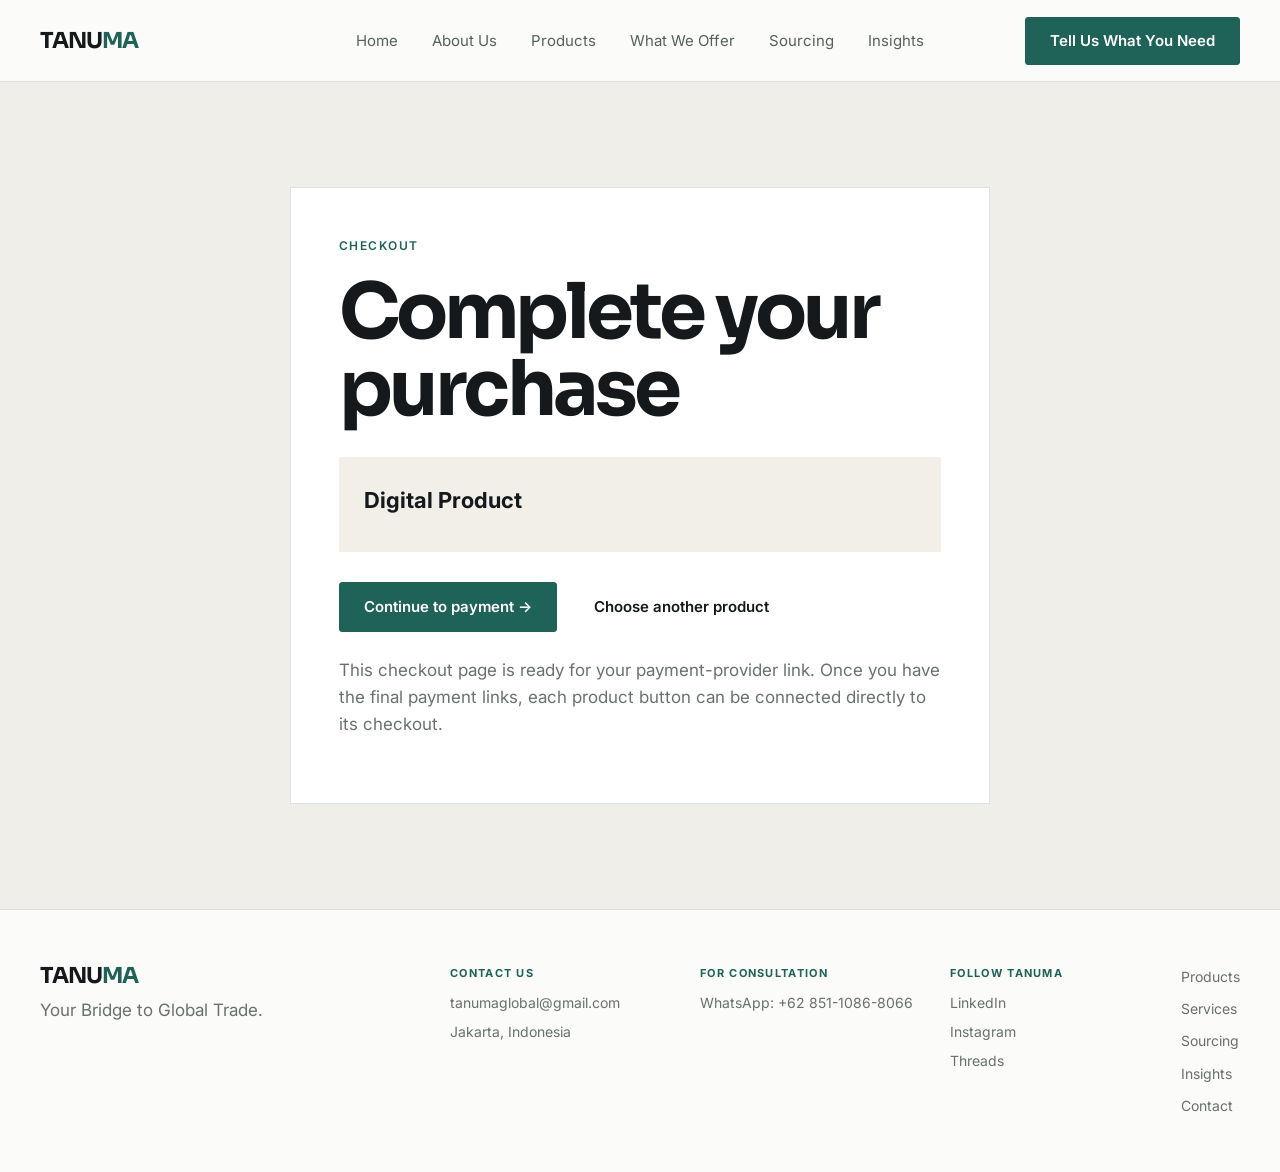
<file: payment.html>
<!doctype html>
<html lang="en">
<head>
<meta charset="utf-8">
<meta name="viewport" content="width=device-width,initial-scale=1">
<title>Payment | TANUMA</title>
<link rel="stylesheet" href="styles.css">
<style>
.payment-page{min-height:70vh;padding:105px 0;background:var(--stone)}
.payment-box{max-width:700px;margin:auto;background:#fff;padding:48px;border:1px solid var(--line)}
.payment-box .kicker{margin-bottom:18px}
.payment-box h1{margin:0;font-size:48px;letter-spacing:-.05em;line-height:1}
.payment-product{margin:30px 0;padding:25px;background:#f1efe8}
.payment-product strong{display:block;font-size:22px;margin-bottom:8px}
.payment-product span{color:var(--muted)}
.payment-actions{display:flex;gap:12px;flex-wrap:wrap}
.payment-note{font-size:13px;color:var(--muted);margin-top:25px;line-height:1.6}
</style>
<link rel="stylesheet" href="site-standard.css">
</head>
<body>
<header class="nav"><div class="nav-inner">
<a class="logo" href="index.html">TANU<span>MA</span></a>
<nav class="nav-links"><a href="index.html">Home</a><a href="about.html">About Us</a><a href="products.html">Products</a><a href="what-we-offer.html">What We Offer</a><a href="sourcing.html">Sourcing</a><a href="insights.html">Insights</a></nav>
<a class="btn btn-primary" href="contact.html">Tell Us What You Need</a>
</div></header>

<main class="payment-page"><div class="container"><div class="payment-box">
<div class="kicker">CHECKOUT</div>
<h1>Complete your purchase</h1>
<div class="payment-product">
<strong id="product-name">Digital Product</strong>
<span id="product-price">Selected from TANUMA Digital Products</span>
</div>
<div class="payment-actions">
<a id="payment-button" class="btn btn-primary" href="contact.html">Continue to payment →</a>
<a class="btn" href="digital-products.html">Choose another product</a>
</div>
<p class="payment-note">This checkout page is ready for your payment-provider link. Once you have the final payment links, each product button can be connected directly to its checkout.</p>
</div></div></main>

<script>
const products={
"beginner-checklist":["Export-Import Beginner Checklist","FREE"],
"export-import-101":["Export-Import 101 Mini Guide","Rp49K"],
"email-templates":["50 Export Sales Email Templates","Rp79K"],
"starter-pack":["Export-Import Starter Pack","Rp99K"],
"costing-quotation":["Export Costing + Quotation Template Bundle","Rp199K"],
"premium-toolkit":["Export-Import Toolkit","Rp299K+"]
};
const key=new URLSearchParams(location.search).get("product");
const data=products[key]||["Digital Product",""];
document.getElementById("product-name").textContent=data[0];
document.getElementById("product-price").textContent=data[1];
</script>
<footer class="site-footer tanuma-footer">
  <div class="container tanuma-footer-grid">
    <div class="tanuma-footer-brand">
      <div class="logo">TANU<span>MA</span></div>
      <p>Your Bridge to Global Trade.</p>
    </div>
    <div class="tanuma-footer-contact">
      <div class="tanuma-footer-block">
        <strong>Contact Us</strong>
        <a href="mailto:tanumaglobal@gmail.com">tanumaglobal@gmail.com</a>
        <span>Jakarta, Indonesia</span>
      </div>
      <div class="tanuma-footer-block">
        <strong>For Consultation</strong>
        <a href="https://wa.me/6285110868066" target="_blank" rel="noopener">WhatsApp: +62 851-1086-8066</a>
      </div>
      <div class="tanuma-footer-block tanuma-footer-social">
        <strong>Follow TANUMA</strong>
        <div>
          <a href="https://www.linkedin.com/company/tanumaglobal/" target="_blank" rel="noopener">LinkedIn</a>
          <a href="https://www.instagram.com/tanumaglobal/" target="_blank" rel="noopener">Instagram</a>
          <a href="https://www.threads.net/@tanumaglobal" target="_blank" rel="noopener">Threads</a>
        </div>
      </div>
    </div>
    <div class="tanuma-footer-links">
      <a href="products.html">Products</a>
      <a href="what-we-offer.html">Services</a>
      <a href="sourcing.html">Sourcing</a>
      <a href="insights.html">Insights</a>
      <a href="contact.html">Contact</a>
    </div>
  </div>
</footer>
</body>
</html>
</file>
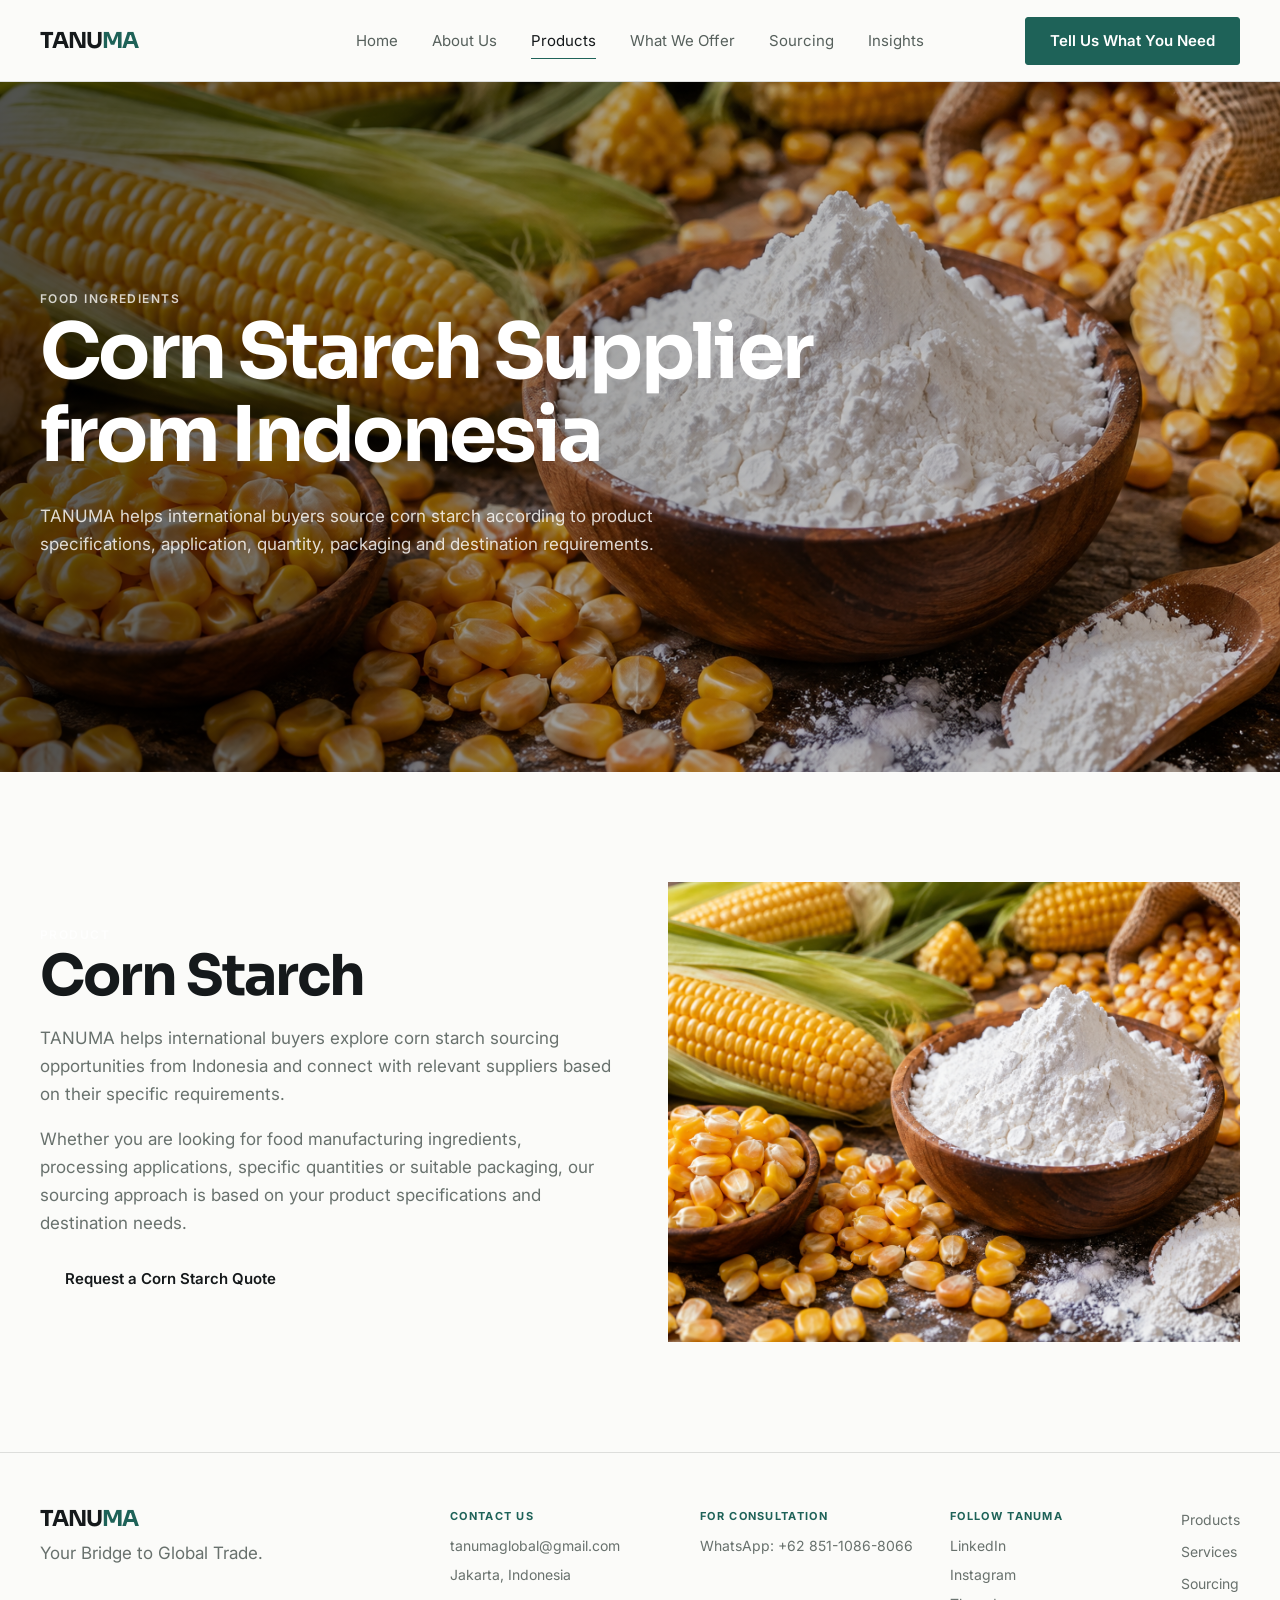
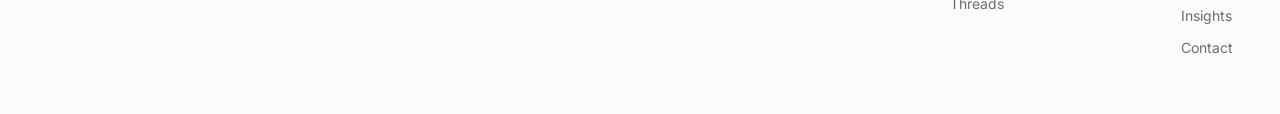
<file: product-corn-starch.html>
<!doctype html>
<html lang="en">
<head>
  <meta charset="utf-8">
  <meta name="viewport" content="width=device-width,initial-scale=1">

  <title>Corn Starch Supplier from Indonesia | TANUMA</title>

  <meta name="description" content="Source corn starch from Indonesia with TANUMA. Connect with relevant suppliers based on product specifications, applications, quantity, packaging and destination requirements.">

  <meta name="robots" content="index, follow">

  <link rel="canonical" href="https://tanumaglobal.com/product-corn-starch.html">

  <link rel="stylesheet" href="styles.css">
  <link rel="stylesheet" href="site-standard.css">

  <!-- Open Graph -->
  <meta property="og:type" content="product">
  <meta property="og:url" content="https://tanumaglobal.com/product-corn-starch.html">
  <meta property="og:title" content="Corn Starch Supplier from Indonesia | TANUMA">
  <meta property="og:description" content="Explore corn starch sourcing opportunities from Indonesia through TANUMA. Request product information and connect with relevant suppliers.">
  <meta property="og:image" content="https://tanumaglobal.com/images/corn-starch.png">
  <meta property="og:site_name" content="TANUMA">

  <!-- Twitter Card -->
  <meta name="twitter:card" content="summary_large_image">
  <meta name="twitter:title" content="Corn Starch Supplier from Indonesia | TANUMA">
  <meta name="twitter:description" content="Source corn starch from Indonesia through TANUMA. Discuss product specifications, applications, quantity and packaging requirements.">
  <meta name="twitter:image" content="https://tanumaglobal.com/images/corn-starch.png">

  <!-- Structured Data -->
  <script type="application/ld+json">
  {
    "@context": "https://schema.org",
    "@type": "Product",
    "name": "Corn Starch",
    "description": "Corn starch for food manufacturing and processing, sourced through TANUMA based on buyer specifications and requirements.",
    "image": [
      "https://tanumaglobal.com/images/corn-starch.png"
    ],
    "brand": {
      "@type": "Brand",
      "name": "TANUMA"
    },
    "category": "Food Ingredients",
    "url": "https://tanumaglobal.com/product-corn-starch.html"
  }
  </script>

  <script type="application/ld+json">
  {
    "@context": "https://schema.org",
    "@type": "BreadcrumbList",
    "itemListElement": [
      {
        "@type": "ListItem",
        "position": 1,
        "name": "Home",
        "item": "https://tanumaglobal.com/"
      },
      {
        "@type": "ListItem",
        "position": 2,
        "name": "Products",
        "item": "https://tanumaglobal.com/products.html"
      },
      {
        "@type": "ListItem",
        "position": 3,
        "name": "Corn Starch",
        "item": "https://tanumaglobal.com/product-corn-starch.html"
      }
    ]
  }
  </script>
</head>

<body>

<header class="nav">
  <div class="nav-inner">

    <a class="logo" href="index.html">TANU<span>MA</span></a>

    <nav class="nav-links">
      <a href="index.html">Home</a>
      <a href="about.html">About Us</a>
      <a class="active" href="products.html">Products</a>
      <a href="what-we-offer.html">What We Offer</a>
      <a href="sourcing.html">Sourcing</a>
      <a href="insights.html">Insights</a>
    </nav>

    <a class="btn btn-primary" href="contact.html">
      Tell Us What You Need
    </a>

  </div>
</header>

<section
  class="hero"
  style="background-image:url('images/corn-starch.png')"
  aria-label="Corn starch product banner"
>
  <div class="hero-overlay"></div>

  <div class="container hero-content">
    <span class="eyebrow">FOOD INGREDIENTS</span>

    <h1>Corn Starch Supplier from Indonesia</h1>

    <p>
      TANUMA helps international buyers source corn starch according to
      product specifications, application, quantity, packaging and
      destination requirements.
    </p>
  </div>
</section>

<main>

  <section class="section">
    <div class="container two-col">

      <div>
        <span class="eyebrow">PRODUCT</span>

        <h2>Corn Starch</h2>

        <p>
          TANUMA helps international buyers explore corn starch sourcing
          opportunities from Indonesia and connect with relevant suppliers
          based on their specific requirements.
        </p>

        <p>
          Whether you are looking for food manufacturing ingredients,
          processing applications, specific quantities or suitable
          packaging, our sourcing approach is based on your product
          specifications and destination needs.
        </p>

        <a class="btn" href="contact.html">
          Request a Corn Starch Quote
        </a>
      </div>

      <div class="image-panel">
        <img
          src="images/corn-starch.png"
          alt="Corn starch ingredient for food manufacturing and processing"
          loading="lazy"
          decoding="async"
        >
      </div>

    </div>
  </section>

</main>

<footer class="site-footer tanuma-footer">

  <div class="container tanuma-footer-grid">

    <div class="tanuma-footer-brand">
      <div class="logo">TANU<span>MA</span></div>
      <p>Your Bridge to Global Trade.</p>
    </div>

    <div class="tanuma-footer-contact">

      <div class="tanuma-footer-block">
        <strong>Contact Us</strong>
        <a href="mailto:tanumaglobal@gmail.com">
          tanumaglobal@gmail.com
        </a>
        <span>Jakarta, Indonesia</span>
      </div>

      <div class="tanuma-footer-block">
        <strong>For Consultation</strong>
        <a
          href="https://wa.me/6285110868066"
          target="_blank"
          rel="noopener"
        >
          WhatsApp: +62 851-1086-8066
        </a>
      </div>

      <div class="tanuma-footer-block tanuma-footer-social">
        <strong>Follow TANUMA</strong>

        <div>
          <a
            href="https://www.linkedin.com/company/tanumaglobal/"
            target="_blank"
            rel="noopener"
          >
            LinkedIn
          </a>

          <a
            href="https://www.instagram.com/tanumaglobal/"
            target="_blank"
            rel="noopener"
          >
            Instagram
          </a>

          <a
            href="https://www.threads.net/@tanumaglobal"
            target="_blank"
            rel="noopener"
          >
            Threads
          </a>
        </div>
      </div>

    </div>

    <div class="tanuma-footer-links">
      <a href="products.html">Products</a>
      <a href="what-we-offer.html">Services</a>
      <a href="sourcing.html">Sourcing</a>
      <a href="insights.html">Insights</a>
      <a href="contact.html">Contact</a>
    </div>

  </div>

</footer>

</body>
</html>
</file>
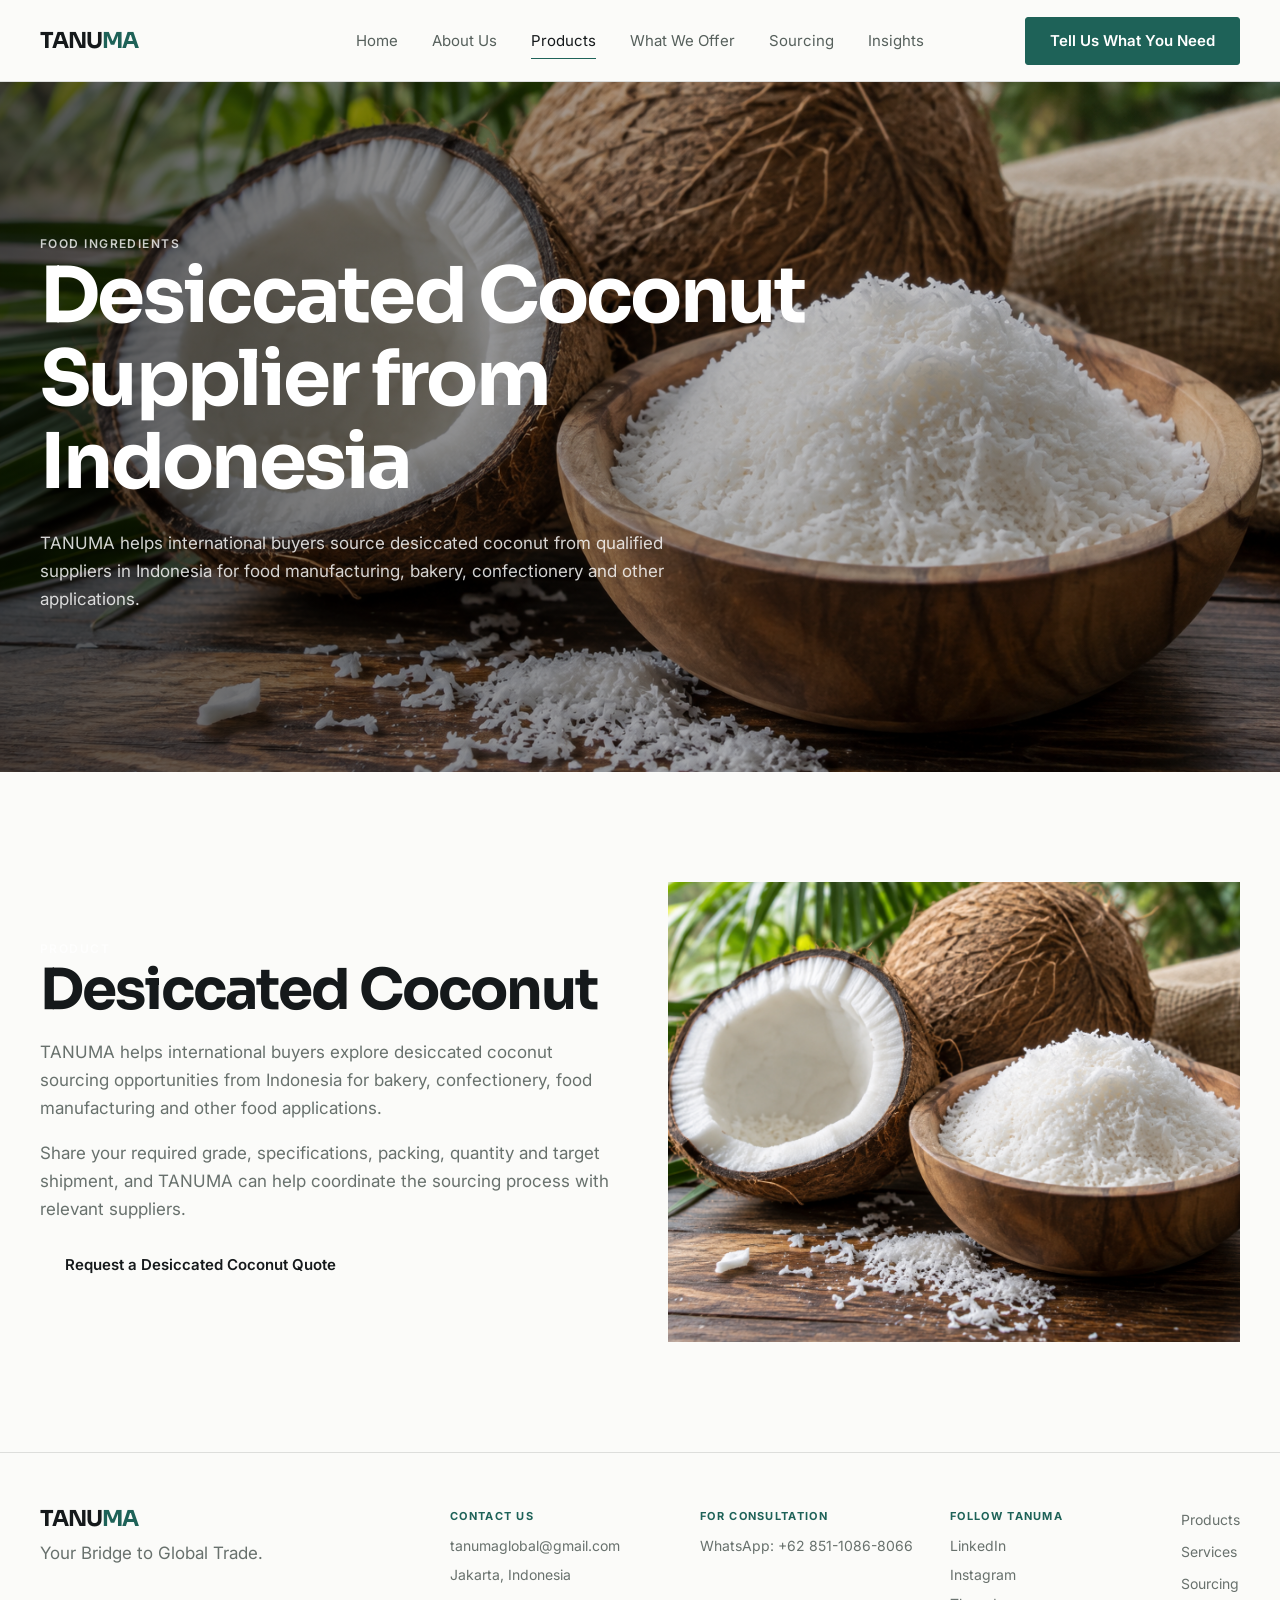
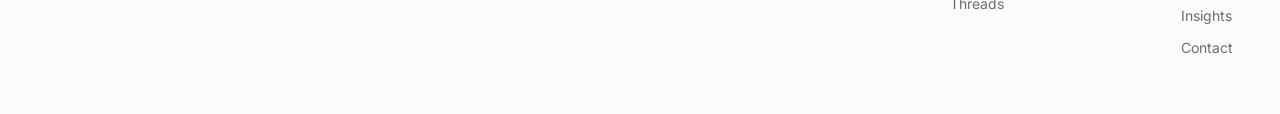
<file: product-desiccated-coconut.html>
<!doctype html>
<html lang="en">
<head>
  <meta charset="utf-8">
  <meta name="viewport" content="width=device-width,initial-scale=1">

  <title>Desiccated Coconut Supplier from Indonesia | TANUMA</title>

  <meta name="description" content="Source desiccated coconut from Indonesia through TANUMA. Connect with relevant suppliers for bakery, confectionery, food manufacturing and other applications based on your specifications.">

  <meta name="robots" content="index, follow">

  <link rel="canonical" href="https://tanumaglobal.com/product-desiccated-coconut.html">

  <link rel="stylesheet" href="styles.css">
  <link rel="stylesheet" href="site-standard.css">

  <!-- Open Graph -->
  <meta property="og:type" content="product">
  <meta property="og:url" content="https://tanumaglobal.com/product-desiccated-coconut.html">
  <meta property="og:title" content="Desiccated Coconut Supplier from Indonesia | TANUMA">
  <meta property="og:description" content="Explore desiccated coconut sourcing opportunities from Indonesia through TANUMA for bakery, confectionery and food manufacturing applications.">
  <meta property="og:image" content="https://tanumaglobal.com/images/desiccated-coconut.png">
  <meta property="og:site_name" content="TANUMA">

  <!-- Twitter Card -->
  <meta name="twitter:card" content="summary_large_image">
  <meta name="twitter:title" content="Desiccated Coconut Supplier from Indonesia | TANUMA">
  <meta name="twitter:description" content="Source desiccated coconut from Indonesia through TANUMA. Discuss product specifications, grades, quantity, packaging and destination requirements.">
  <meta name="twitter:image" content="https://tanumaglobal.com/images/desiccated-coconut.png">

  <!-- Structured Data: Product -->
  <script type="application/ld+json">
  {
    "@context": "https://schema.org",
    "@type": "Product",
    "name": "Desiccated Coconut",
    "description": "Desiccated coconut sourced through TANUMA for bakery, confectionery, food manufacturing and other applications.",
    "image": [
      "https://tanumaglobal.com/images/desiccated-coconut.png"
    ],
    "brand": {
      "@type": "Brand",
      "name": "TANUMA"
    },
    "category": "Food Ingredients",
    "url": "https://tanumaglobal.com/product-desiccated-coconut.html"
  }
  </script>

  <!-- Structured Data: Breadcrumb -->
  <script type="application/ld+json">
  {
    "@context": "https://schema.org",
    "@type": "BreadcrumbList",
    "itemListElement": [
      {
        "@type": "ListItem",
        "position": 1,
        "name": "Home",
        "item": "https://tanumaglobal.com/"
      },
      {
        "@type": "ListItem",
        "position": 2,
        "name": "Products",
        "item": "https://tanumaglobal.com/products.html"
      },
      {
        "@type": "ListItem",
        "position": 3,
        "name": "Desiccated Coconut",
        "item": "https://tanumaglobal.com/product-desiccated-coconut.html"
      }
    ]
  }
  </script>
</head>

<body>

<header class="nav">
  <div class="nav-inner">

    <a class="logo" href="index.html">TANU<span>MA</span></a>

    <nav class="nav-links">
      <a href="index.html">Home</a>
      <a href="about.html">About Us</a>
      <a class="active" href="products.html">Products</a>
      <a href="what-we-offer.html">What We Offer</a>
      <a href="sourcing.html">Sourcing</a>
      <a href="insights.html">Insights</a>
    </nav>

    <a class="btn btn-primary" href="contact.html">
      Tell Us What You Need
    </a>

  </div>
</header>

<section
  class="hero"
  style="background-image:url('images/desiccated-coconut.png')"
  aria-label="Desiccated coconut product banner"
>
  <div class="hero-overlay"></div>

  <div class="container hero-content">
    <span class="eyebrow">FOOD INGREDIENTS</span>

    <h1>Desiccated Coconut Supplier from Indonesia</h1>

    <p>
      TANUMA helps international buyers source desiccated coconut
      from qualified suppliers in Indonesia for food manufacturing,
      bakery, confectionery and other applications.
    </p>
  </div>
</section>

<main>

  <section class="section">
    <div class="container two-col">

      <div>
        <span class="eyebrow">PRODUCT</span>

        <h2>Desiccated Coconut</h2>

        <p>
          TANUMA helps international buyers explore desiccated coconut
          sourcing opportunities from Indonesia for bakery,
          confectionery, food manufacturing and other food applications.
        </p>

        <p>
          Share your required grade, specifications, packing, quantity
          and target shipment, and TANUMA can help coordinate the
          sourcing process with relevant suppliers.
        </p>

        <a class="btn" href="contact.html">
          Request a Desiccated Coconut Quote
        </a>
      </div>

      <div class="image-panel">
        <img
          src="images/desiccated-coconut.png"
          alt="Desiccated coconut ingredient sourced from Indonesia for food applications"
          loading="lazy"
          decoding="async"
        >
      </div>

    </div>
  </section>

</main>

<footer class="site-footer tanuma-footer">

  <div class="container tanuma-footer-grid">

    <div class="tanuma-footer-brand">
      <div class="logo">TANU<span>MA</span></div>
      <p>Your Bridge to Global Trade.</p>
    </div>

    <div class="tanuma-footer-contact">

      <div class="tanuma-footer-block">
        <strong>Contact Us</strong>

        <a href="mailto:tanumaglobal@gmail.com">
          tanumaglobal@gmail.com
        </a>

        <span>Jakarta, Indonesia</span>
      </div>

      <div class="tanuma-footer-block">
        <strong>For Consultation</strong>

        <a
          href="https://wa.me/6285110868066"
          target="_blank"
          rel="noopener"
        >
          WhatsApp: +62 851-1086-8066
        </a>
      </div>

      <div class="tanuma-footer-block tanuma-footer-social">
        <strong>Follow TANUMA</strong>

        <div>
          <a
            href="https://www.linkedin.com/company/tanumaglobal/"
            target="_blank"
            rel="noopener"
          >
            LinkedIn
          </a>

          <a
            href="https://www.instagram.com/tanumaglobal/"
            target="_blank"
            rel="noopener"
          >
            Instagram
          </a>

          <a
            href="https://www.threads.net/@tanumaglobal"
            target="_blank"
            rel="noopener"
          >
            Threads
          </a>
        </div>
      </div>

    </div>

    <div class="tanuma-footer-links">
      <a href="products.html">Products</a>
      <a href="what-we-offer.html">Services</a>
      <a href="sourcing.html">Sourcing</a>
      <a href="insights.html">Insights</a>
      <a href="contact.html">Contact</a>
    </div>

  </div>

</footer>

</body>
</html>
</file>
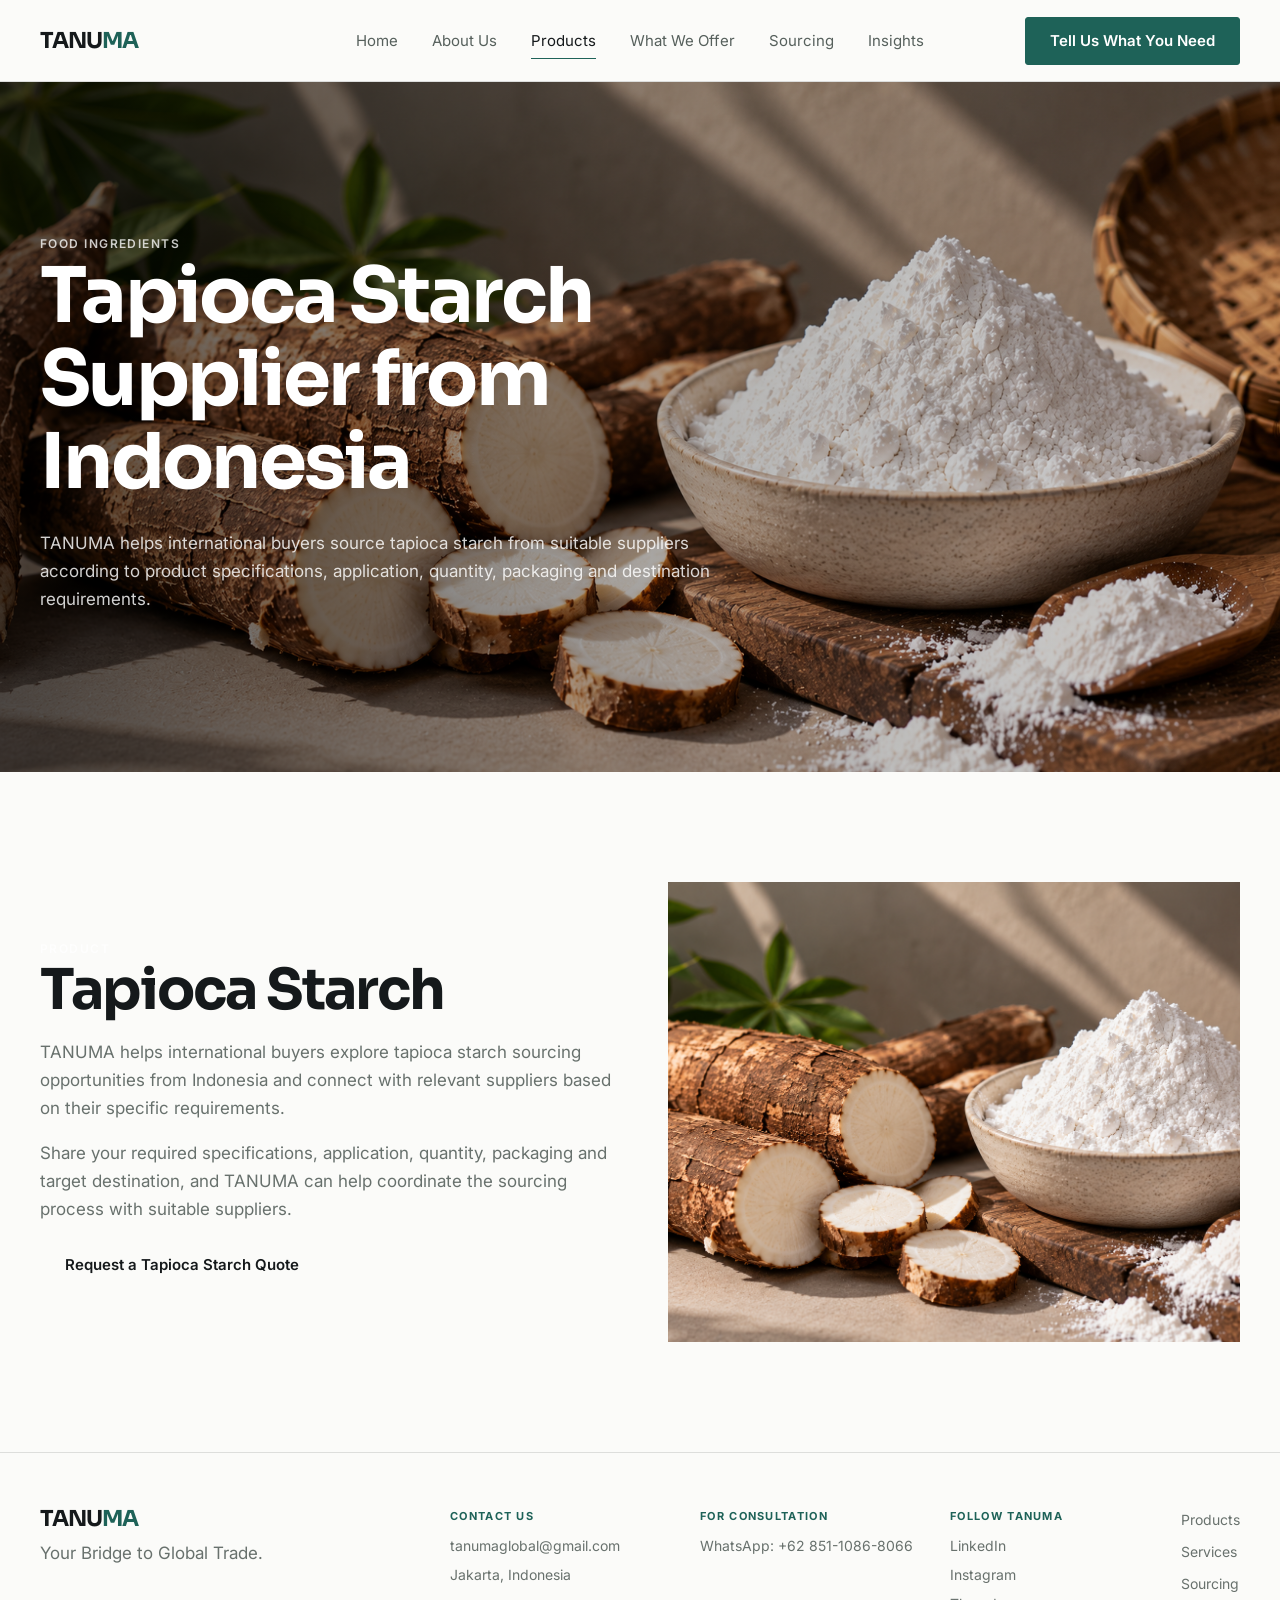
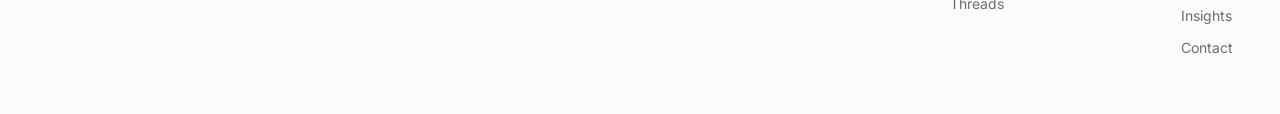
<file: product-tapioca-starch.html>
<!doctype html>
<html lang="en">
<head>
  <meta charset="utf-8">
  <meta name="viewport" content="width=device-width,initial-scale=1">

  <title>Tapioca Starch Supplier from Indonesia | TANUMA</title>

  <meta name="description" content="Source tapioca starch from Indonesia through TANUMA. Connect with relevant suppliers based on product specifications, applications, quantity, packaging and destination requirements.">

  <meta name="robots" content="index, follow">

  <link rel="canonical" href="https://tanumaglobal.com/product-tapioca-starch.html">

  <link rel="stylesheet" href="styles.css">
  <link rel="stylesheet" href="site-standard.css">

  <!-- Open Graph -->
  <meta property="og:type" content="product">
  <meta property="og:url" content="https://tanumaglobal.com/product-tapioca-starch.html">
  <meta property="og:title" content="Tapioca Starch Supplier from Indonesia | TANUMA">
  <meta property="og:description" content="Explore tapioca starch sourcing opportunities from Indonesia through TANUMA. Connect with relevant suppliers based on your product requirements.">
  <meta property="og:image" content="https://tanumaglobal.com/images/tapioca-starch.png">
  <meta property="og:site_name" content="TANUMA">

  <!-- Twitter Card -->
  <meta name="twitter:card" content="summary_large_image">
  <meta name="twitter:title" content="Tapioca Starch Supplier from Indonesia | TANUMA">
  <meta name="twitter:description" content="Source tapioca starch from Indonesia through TANUMA. Discuss specifications, applications, quantity, packaging and destination requirements.">
  <meta name="twitter:image" content="https://tanumaglobal.com/images/tapioca-starch.png">

  <!-- Structured Data: Product -->
  <script type="application/ld+json">
  {
    "@context": "https://schema.org",
    "@type": "Product",
    "name": "Tapioca Starch",
    "description": "Tapioca starch sourced through TANUMA based on buyer specifications, applications, quantity, packaging and destination requirements.",
    "image": [
      "https://tanumaglobal.com/images/tapioca-starch.png"
    ],
    "brand": {
      "@type": "Brand",
      "name": "TANUMA"
    },
    "category": "Food Ingredients",
    "url": "https://tanumaglobal.com/product-tapioca-starch.html"
  }
  </script>

  <!-- Structured Data: Breadcrumb -->
  <script type="application/ld+json">
  {
    "@context": "https://schema.org",
    "@type": "BreadcrumbList",
    "itemListElement": [
      {
        "@type": "ListItem",
        "position": 1,
        "name": "Home",
        "item": "https://tanumaglobal.com/"
      },
      {
        "@type": "ListItem",
        "position": 2,
        "name": "Products",
        "item": "https://tanumaglobal.com/products.html"
      },
      {
        "@type": "ListItem",
        "position": 3,
        "name": "Tapioca Starch",
        "item": "https://tanumaglobal.com/product-tapioca-starch.html"
      }
    ]
  }
  </script>
</head>

<body>

<header class="nav">
  <div class="nav-inner">

    <a class="logo" href="index.html">TANU<span>MA</span></a>

    <nav class="nav-links">
      <a href="index.html">Home</a>
      <a href="about.html">About Us</a>
      <a class="active" href="products.html">Products</a>
      <a href="what-we-offer.html">What We Offer</a>
      <a href="sourcing.html">Sourcing</a>
      <a href="insights.html">Insights</a>
    </nav>

    <a class="btn btn-primary" href="contact.html">
      Tell Us What You Need
    </a>

  </div>
</header>

<section
  class="hero"
  style="background-image:url('images/tapioca-starch.png')"
  aria-label="Tapioca starch product banner"
>
  <div class="hero-overlay"></div>

  <div class="container hero-content">
    <span class="eyebrow">FOOD INGREDIENTS</span>

    <h1>Tapioca Starch Supplier from Indonesia</h1>

    <p>
      TANUMA helps international buyers source tapioca starch
      from suitable suppliers according to product specifications,
      application, quantity, packaging and destination requirements.
    </p>
  </div>
</section>

<main>

  <section class="section">
    <div class="container two-col">

      <div>
        <span class="eyebrow">PRODUCT</span>

        <h2>Tapioca Starch</h2>

        <p>
          TANUMA helps international buyers explore tapioca starch
          sourcing opportunities from Indonesia and connect with
          relevant suppliers based on their specific requirements.
        </p>

        <p>
          Share your required specifications, application, quantity,
          packaging and target destination, and TANUMA can help
          coordinate the sourcing process with suitable suppliers.
        </p>

        <a class="btn" href="contact.html">
          Request a Tapioca Starch Quote
        </a>
      </div>

      <div class="image-panel">
        <img
          src="images/tapioca-starch.png"
          alt="Tapioca starch ingredient sourced from Indonesia"
          loading="lazy"
          decoding="async"
        >
      </div>

    </div>
  </section>

</main>

<footer class="site-footer tanuma-footer">

  <div class="container tanuma-footer-grid">

    <div class="tanuma-footer-brand">
      <div class="logo">TANU<span>MA</span></div>
      <p>Your Bridge to Global Trade.</p>
    </div>

    <div class="tanuma-footer-contact">

      <div class="tanuma-footer-block">
        <strong>Contact Us</strong>

        <a href="mailto:tanumaglobal@gmail.com">
          tanumaglobal@gmail.com
        </a>

        <span>Jakarta, Indonesia</span>
      </div>

      <div class="tanuma-footer-block">
        <strong>For Consultation</strong>

        <a
          href="https://wa.me/6285110868066"
          target="_blank"
          rel="noopener"
        >
          WhatsApp: +62 851-1086-8066
        </a>
      </div>

      <div class="tanuma-footer-block tanuma-footer-social">
        <strong>Follow TANUMA</strong>

        <div>
          <a
            href="https://www.linkedin.com/company/tanumaglobal/"
            target="_blank"
            rel="noopener"
          >
            LinkedIn
          </a>

          <a
            href="https://www.instagram.com/tanumaglobal/"
            target="_blank"
            rel="noopener"
          >
            Instagram
          </a>

          <a
            href="https://www.threads.net/@tanumaglobal"
            target="_blank"
            rel="noopener"
          >
            Threads
          </a>
        </div>
      </div>

    </div>

    <div class="tanuma-footer-links">
      <a href="products.html">Products</a>
      <a href="what-we-offer.html">Services</a>
      <a href="sourcing.html">Sourcing</a>
      <a href="insights.html">Insights</a>
      <a href="contact.html">Contact</a>
    </div>

  </div>

</footer>

</body>
</html>
</file>
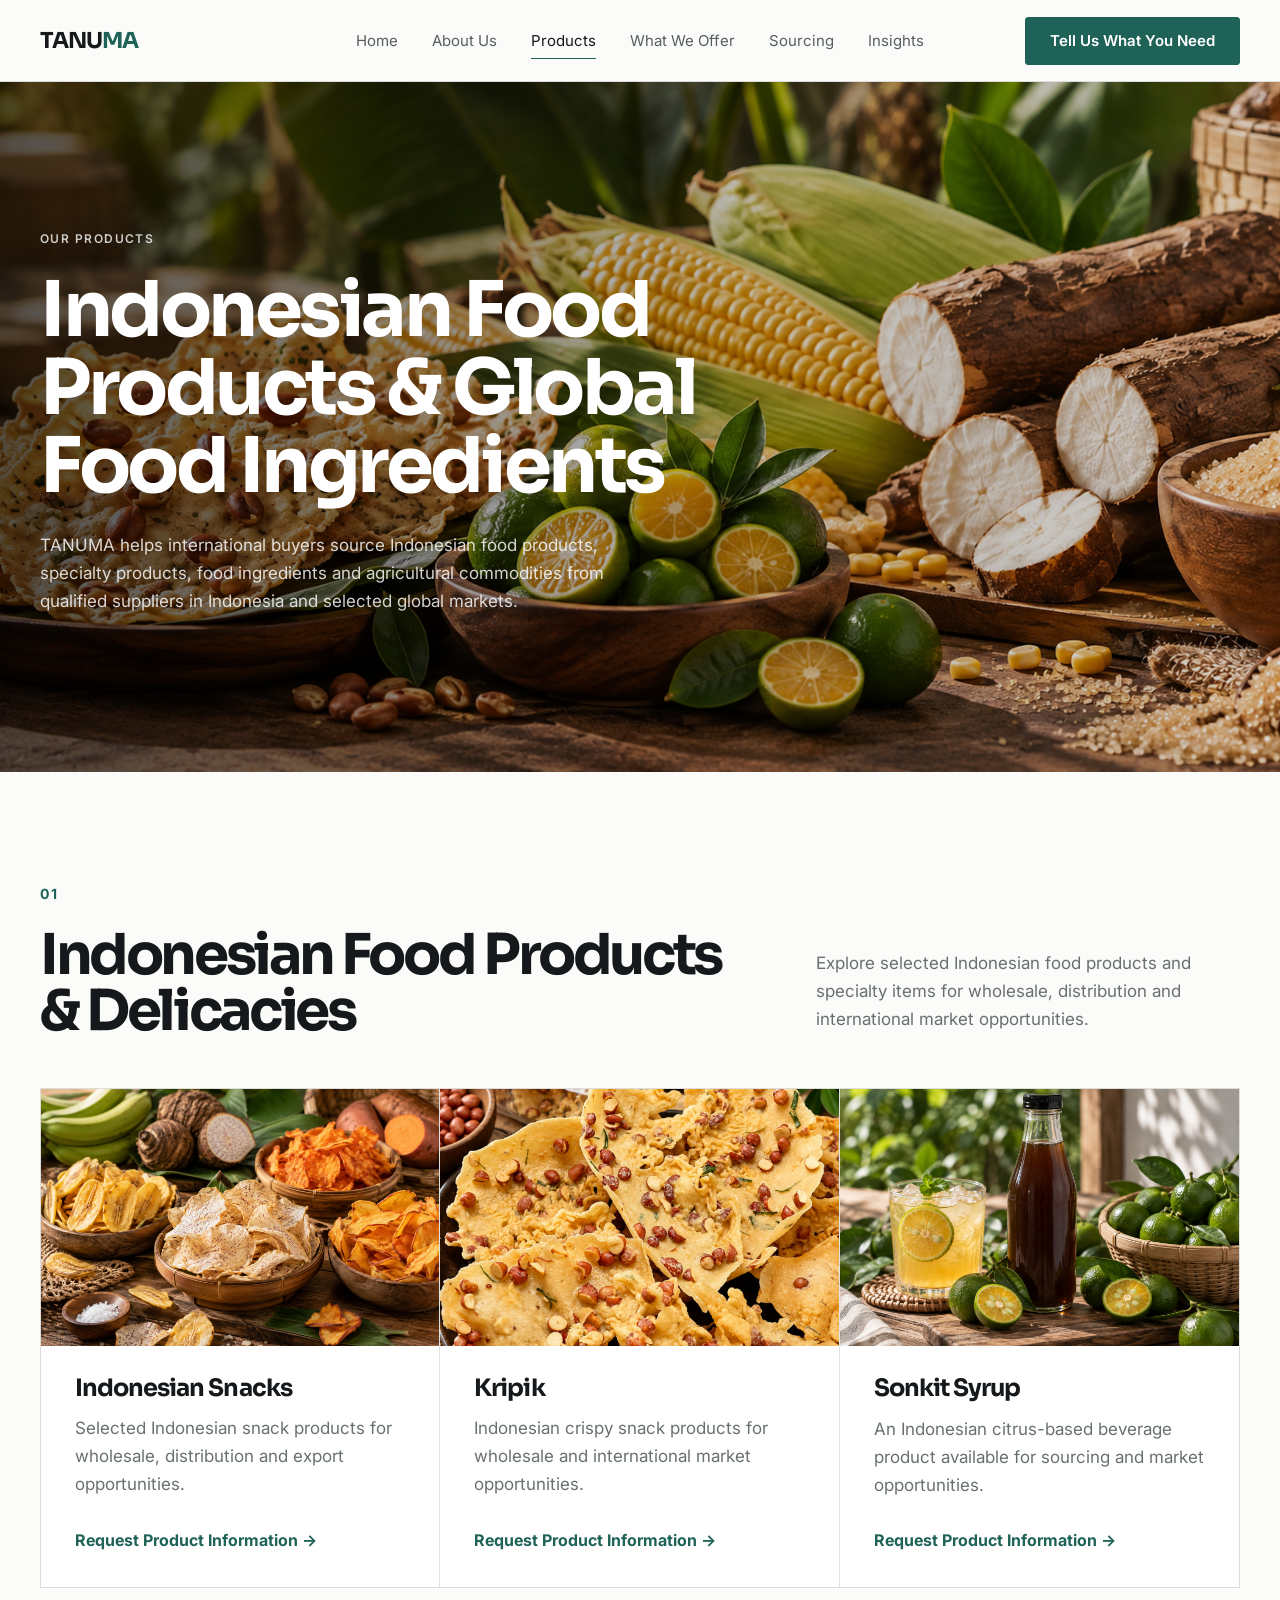
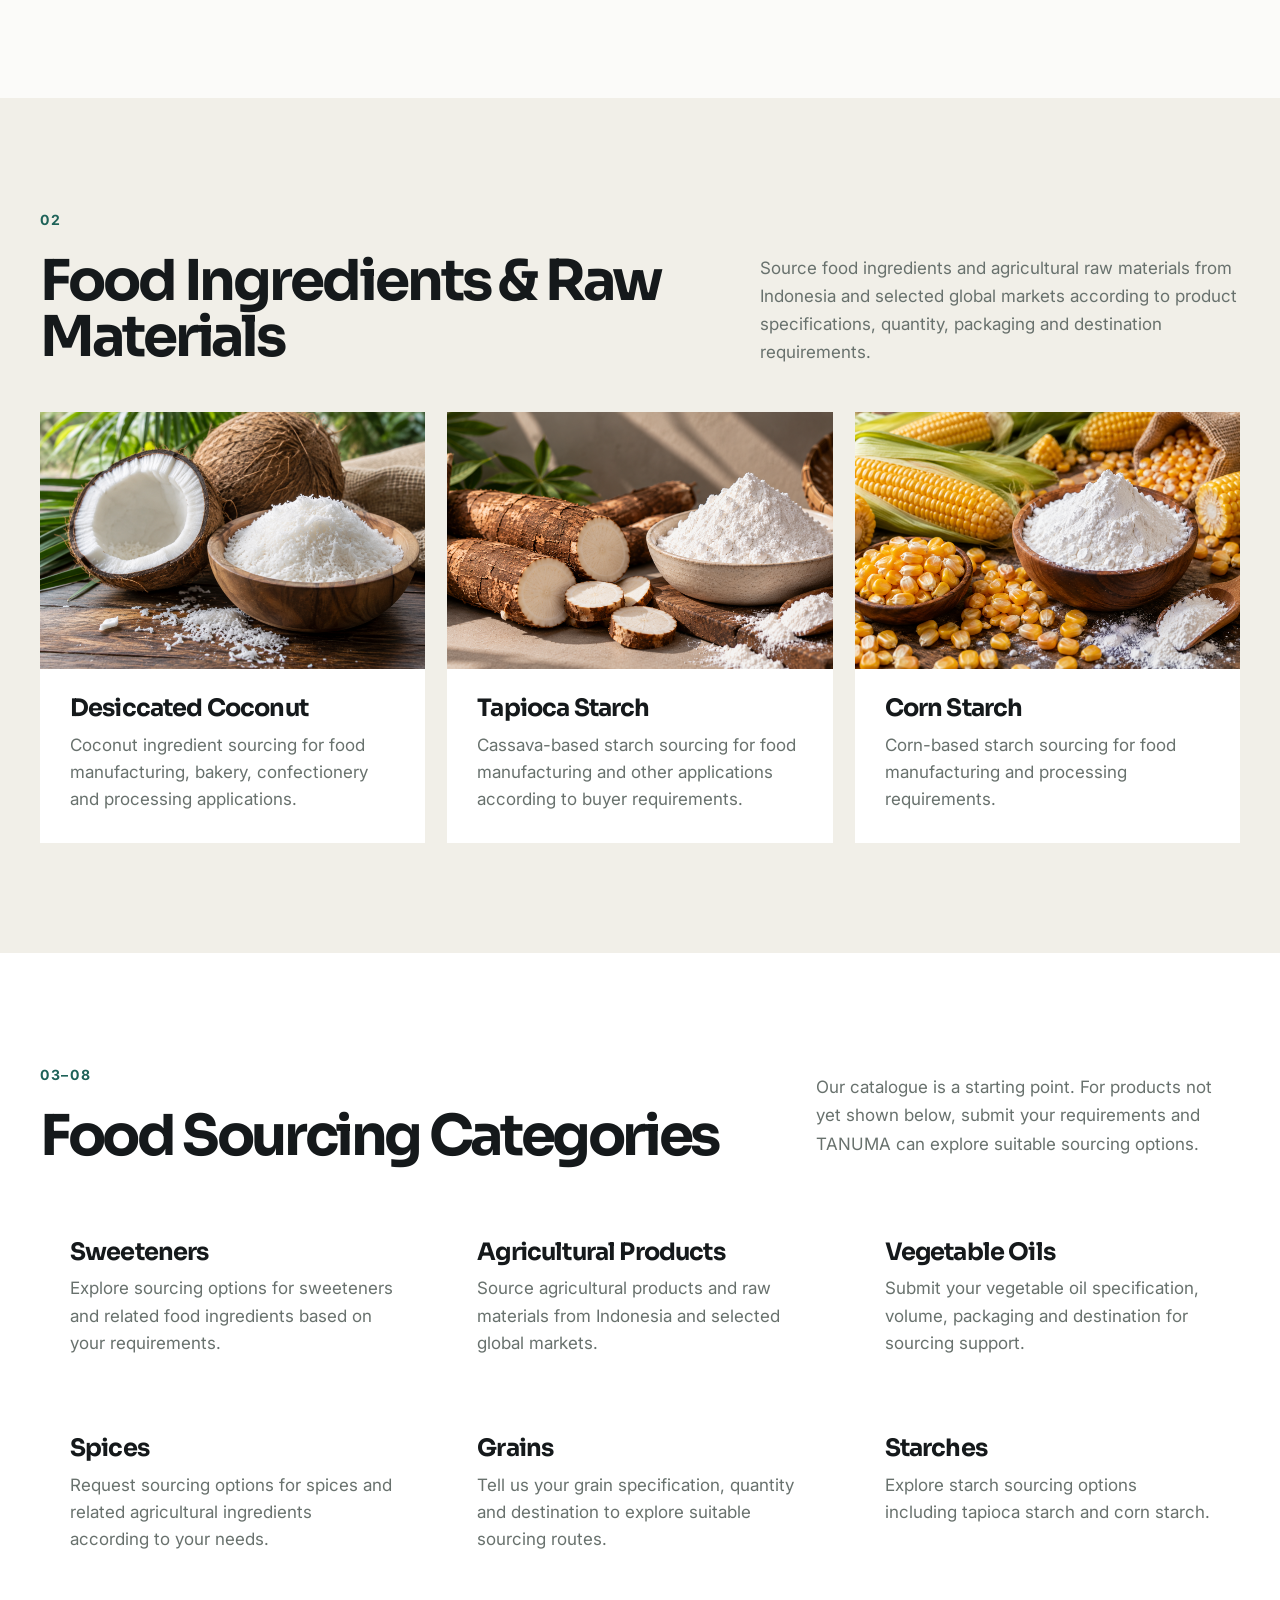
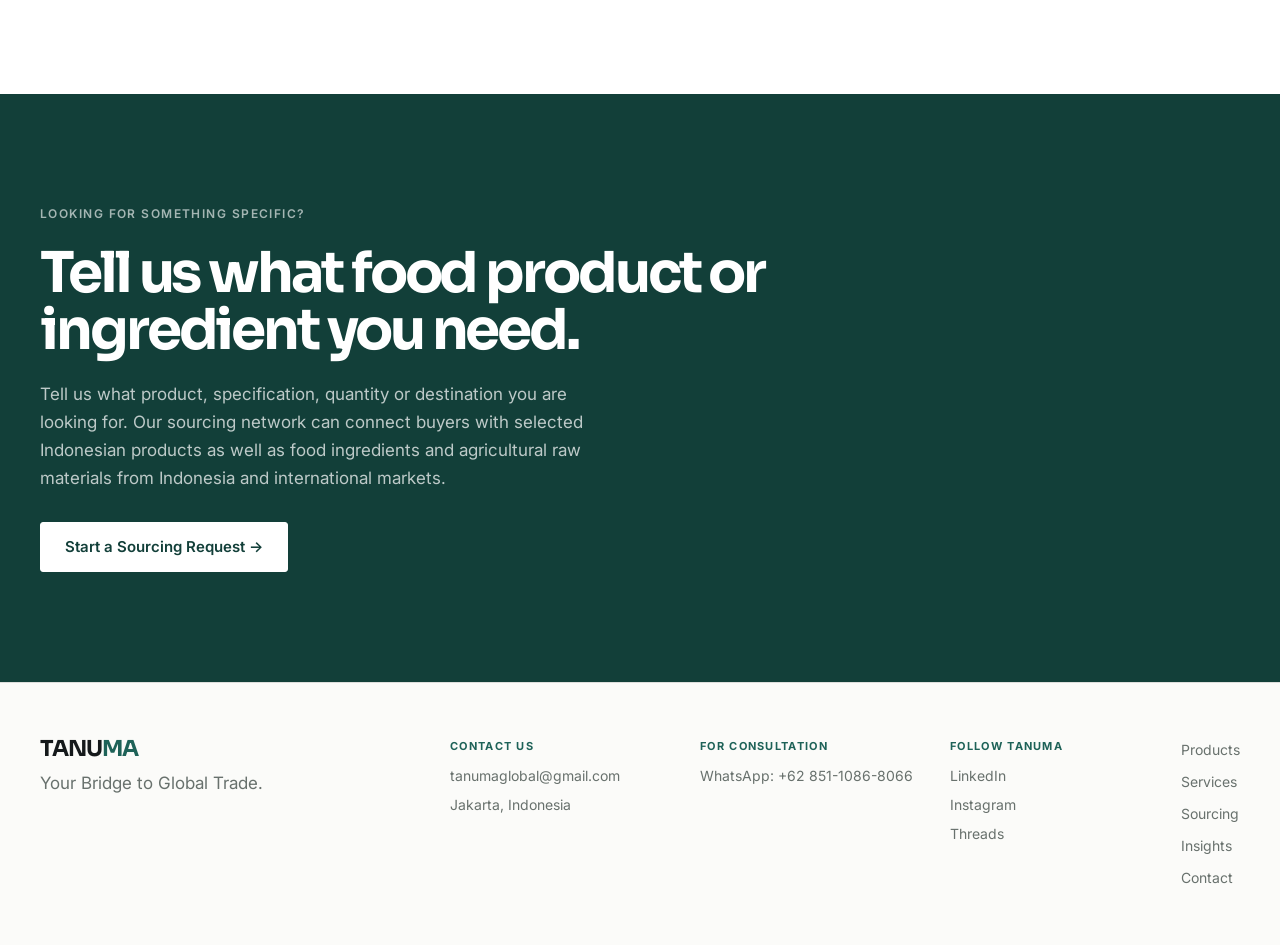
<file: products.html>
<!doctype html>
<html lang="en">
<head>
<meta charset="utf-8">
<meta name="viewport" content="width=device-width,initial-scale=1">

<title>Indonesian Food Products &amp; Ingredients | TANUMA</title>

<meta name="description" content="Explore Indonesian food products, food ingredients, and agricultural raw materials available through TANUMA. Connect with sourcing options for wholesale, manufacturing, distribution, and international trade.">

<meta name="robots" content="index, follow">

<link rel="canonical" href="https://tanumaglobal.com/products.html">

<meta property="og:type" content="website">
<meta property="og:site_name" content="TANUMA">
<meta property="og:title" content="Indonesian Food Products &amp; Ingredients | TANUMA">
<meta property="og:description" content="Explore Indonesian food products, food ingredients, and agricultural raw materials available through TANUMA for international buyers.">
<meta property="og:url" content="https://tanumaglobal.com/products.html">
<meta property="og:image" content="https://tanumaglobal.com/images/products-hero.png">

<meta name="twitter:card" content="summary_large_image">
<meta name="twitter:title" content="Indonesian Food Products &amp; Ingredients | TANUMA">
<meta name="twitter:description" content="Explore Indonesian food products, food ingredients, and agricultural raw materials available through TANUMA.">
<meta name="twitter:image" content="https://tanumaglobal.com/images/products-hero.png">

<script type="application/ld+json">
{
  "@context": "https://schema.org",
  "@type": "Organization",
  "@id": "https://tanumaglobal.com/#organization",
  "name": "TANUMA",
  "url": "https://tanumaglobal.com/",
  "sameAs": [
    "https://www.linkedin.com/company/tanumaglobal/",
    "https://www.instagram.com/tanumaglobal/",
    "https://www.threads.net/@tanumaglobal"
  ]
}
</script>

<script type="application/ld+json">
{
  "@context": "https://schema.org",
  "@type": "WebSite",
  "@id": "https://tanumaglobal.com/#website",
  "name": "TANUMA",
  "url": "https://tanumaglobal.com/",
  "publisher": {
    "@id": "https://tanumaglobal.com/#organization"
  },
  "inLanguage": "en"
}
</script>

<script type="application/ld+json">
{
  "@context": "https://schema.org",
  "@type": "CollectionPage",
  "@id": "https://tanumaglobal.com/products.html#webpage",
  "url": "https://tanumaglobal.com/products.html",
  "name": "Indonesian Food Products & Ingredients | TANUMA",
  "description": "Explore Indonesian food products, food ingredients, and agricultural raw materials available through TANUMA.",
  "isPartOf": {
    "@id": "https://tanumaglobal.com/#website"
  },
  "about": {
    "@id": "https://tanumaglobal.com/#organization"
  },
  "inLanguage": "en"
}
</script>

<link rel="stylesheet" href="styles.css">

<style>
.products-hero{
  min-height:620px;
  background-position:center;
}
.products-hero .hero-content{
  max-width:820px;
  padding-bottom:88px;
}
.products-hero h1{
  max-width:780px;
  font-size:clamp(52px,6.3vw,86px);
  line-height:.98;
  letter-spacing:-.06em;
}
.products-hero p{
  font-size:19px;
  max-width:600px;
}
.product-category{
  padding:92px 0 110px;
  background:var(--paper);
}
.category-head{
  display:grid;
  grid-template-columns:minmax(0,1.15fr) minmax(300px,.7fr);
  gap:80px;
  align-items:end;
  margin-bottom:48px;
}
.category-number{
  color:var(--green);
  font-size:14px;
  font-weight:700;
  letter-spacing:.12em;
  margin-bottom:22px;
}
.category-head h2{
  margin:0;
  font-size:clamp(48px,5.5vw,76px);
  line-height:1;
  letter-spacing:-.06em;
}
.category-head p{
  margin:0 0 7px;
  max-width:470px;
  font-size:18px;
  line-height:1.65;
  color:var(--muted);
}
.product-grid{
  display:grid;
  grid-template-columns:repeat(3,1fr);
  border:1px solid var(--line);
}
.product-card{
  background:#fff;
  border-right:1px solid var(--line);
  display:flex;
  flex-direction:column;
}
.product-card:last-child{
  border-right:0;
}
.product-image{
  width:100%;
  aspect-ratio:1.55/1;
  overflow:hidden;
}
.product-image img{
  width:100%;
  height:100%;
  object-fit:cover;
  display:block;
}
.product-copy{
  padding:30px 34px 34px;
  display:flex;
  flex-direction:column;
  flex:1;
}
.product-copy h3{
  margin:0 0 13px;
  font-size:29px;
  line-height:1.05;
  letter-spacing:-.04em;
}
.product-copy p{
  margin:0;
  color:var(--muted);
  font-size:16px;
  line-height:1.65;
}
.product-link{
  display:inline-block;
  margin-top:auto;
  padding-top:28px;
  color:var(--green);
  font-weight:700;
  text-decoration:none;
  font-size:16px;
}
.ingredients{
  padding:100px 0 110px;
  background:#f1efe8;
}
.ingredients-head{
  display:flex;
  justify-content:space-between;
  align-items:end;
  gap:50px;
  margin-bottom:46px;
}
.ingredients-head h2{
  margin:0;
  font-size:clamp(44px,5vw,68px);
  line-height:1;
  letter-spacing:-.055em;
}
.ingredients-head p{
  max-width:480px;
  margin:0;
  color:var(--muted);
  font-size:17px;
  line-height:1.65;
}
.ingredient-grid{
  display:grid;
  grid-template-columns:repeat(3,1fr);
  gap:22px;
}
.ingredient-card{
  background:#fff;
  overflow:hidden;
}
.ingredient-image{
  aspect-ratio:1.5/1;
  overflow:hidden;
}
.ingredient-image img{
  width:100%;
  height:100%;
  object-fit:cover;
  display:block;
}
.ingredient-copy{
  padding:27px 30px 30px;
}
.ingredient-copy h3{
  margin:0 0 10px;
  font-size:25px;
  letter-spacing:-.035em;
}
.ingredient-copy p{
  margin:0;
  color:var(--muted);
  line-height:1.6;
}
.products-cta{
  padding:95px 0;
  background:var(--green-dark);
  color:#fff;
}
.products-cta h2{
  color:#fff;
  max-width:820px;
  margin:0;
  font-size:clamp(45px,5.3vw,72px);
  line-height:1;
  letter-spacing:-.055em;
}
.products-cta p{
  color:rgba(255,255,255,.72);
  max-width:560px;
  font-size:17px;
  line-height:1.65;
  margin:22px 0 30px;
}
.products-cta .btn{
  background:#fff;
  color:var(--green-dark);
  border-color:#fff;
}
@media(max-width:850px){
  .category-head{
    grid-template-columns:1fr;
    gap:25px;
  }
  .product-grid,
  .ingredient-grid{
    grid-template-columns:1fr;
  }
  .product-card{
    border-right:0;
    border-bottom:1px solid var(--line);
  }
  .product-card:last-child{
    border-bottom:0;
  }
  .ingredients-head{
    display:block;
  }
  .ingredients-head p{
    margin-top:20px;
  }
}
@media(max-width:600px){
  .products-hero{
    min-height:570px;
  }
  .product-category,
  .ingredients{
    padding:70px 0 80px;
  }
  .category-head{
    margin-bottom:35px;
  }
  .category-head h2,
  .ingredients-head h2{
    font-size:48px;
  }
  .product-copy{
    padding:25px;
  }
}
</style>

<link rel="stylesheet" href="site-standard.css">
</head>

<body>

<header class="nav">
  <div class="nav-inner">
    <a class="logo" href="index.html">TANU<span>MA</span></a>
    <nav class="nav-links">
      <a href="index.html">Home</a>
      <a href="about.html">About Us</a>
      <a class="active" href="products.html">Products</a>
      <a href="what-we-offer.html">What We Offer</a>
      <a href="sourcing.html">Sourcing</a>
      <a href="insights.html">Insights</a>
    </nav>
    <a class="btn btn-primary" href="contact.html">Tell Us What You Need</a>
  </div>
</header>

<section class="hero products-hero" style="background-image:url('images/products-hero.png')">
  <div class="container hero-content">
    <div class="eyebrow">OUR PRODUCTS</div>
    <h1>Indonesian Food Products &amp; Global Food Ingredients</h1>
    <p>TANUMA helps international buyers source Indonesian food products, specialty products, food ingredients and agricultural commodities from qualified suppliers in Indonesia and selected global markets.</p>
  </div>
</section>

<section class="product-category">
  <div class="container">
    <div class="category-head">
      <div>
        <div class="category-number">01</div>
        <h2>Indonesian Food Products &amp; Delicacies</h2>
      </div>
      <p>Explore selected Indonesian food products and specialty items for wholesale, distribution and international market opportunities.</p>
    </div>

    <div class="product-grid">
      <article class="product-card">
        <div class="product-image">
          <img src="images/indonesian-snacks.png" alt="Indonesian snacks for wholesale and export">
        </div>
        <div class="product-copy">
          <h3>Indonesian Snacks</h3>
          <p>Selected Indonesian snack products for wholesale, distribution and export opportunities.</p>
          <a class="product-link" href="contact.html">Request Product Information →</a>
        </div>
      </article>

      <article class="product-card">
        <div class="product-image">
          <img src="images/kripik.png" alt="Indonesian kripik snack products for wholesale">
        </div>
        <div class="product-copy">
          <h3>Kripik</h3>
          <p>Indonesian crispy snack products for wholesale and international market opportunities.</p>
          <a class="product-link" href="contact.html">Request Product Information →</a>
        </div>
      </article>

      <article class="product-card">
        <div class="product-image">
          <img src="images/sonkit-syrup.png" alt="Sonkit citrus syrup from Indonesia">
        </div>
        <div class="product-copy">
          <h3>Sonkit Syrup</h3>
          <p>An Indonesian citrus-based beverage product available for sourcing and market opportunities.</p>
          <a class="product-link" href="contact.html">Request Product Information →</a>
        </div>
      </article>
    </div>
  </div>
</section>

<section class="ingredients">
  <div class="container">
    <div class="ingredients-head">
      <div>
        <div class="category-number">02</div>
        <h2>Food Ingredients &amp; Raw Materials</h2>
      </div>
      <p>Source food ingredients and agricultural raw materials from Indonesia and selected global markets according to product specifications, quantity, packaging and destination requirements.</p>
    </div>

    <div class="ingredient-grid">
      <a class="ingredient-card" href="product-desiccated-coconut.html">
        <div class="ingredient-image">
          <img src="images/desiccated-coconut(1).png" alt="Desiccated coconut sourced from Indonesia">
        </div>
        <div class="ingredient-copy">
          <h3>Desiccated Coconut</h3>
          <p>Coconut ingredient sourcing for food manufacturing, bakery, confectionery and processing applications.</p>
        </div>
      </a>

      <a class="ingredient-card" href="product-tapioca-starch.html">
        <div class="ingredient-image">
          <img src="images/tapioca-starch(2).png" alt="Tapioca starch sourced from Indonesia">
        </div>
        <div class="ingredient-copy">
          <h3>Tapioca Starch</h3>
          <p>Cassava-based starch sourcing for food manufacturing and other applications according to buyer requirements.</p>
        </div>
      </a>

      <a class="ingredient-card" href="product-corn-starch.html">
        <div class="ingredient-image">
          <img src="images/corn-starch(2).png" alt="Corn starch sourced for food manufacturing">
        </div>
        <div class="ingredient-copy">
          <h3>Corn Starch</h3>
          <p>Corn-based starch sourcing for food manufacturing and processing requirements.</p>
        </div>
      </a>
    </div>
  </div>
</section>

<section class="product-category" style="background:#fff">
  <div class="container">
    <div class="category-head">
      <div>
        <div class="category-number">03–08</div>
        <h2>Food Sourcing Categories</h2>
      </div>
      <p>Our catalogue is a starting point. For products not yet shown below, submit your requirements and TANUMA can explore suitable sourcing options.</p>
    </div>

    <div class="ingredient-grid">
      <a class="ingredient-card" href="sourcing.html">
        <div class="ingredient-copy">
          <h3>Sweeteners</h3>
          <p>Explore sourcing options for sweeteners and related food ingredients based on your requirements.</p>
        </div>
      </a>

      <a class="ingredient-card" href="sourcing.html">
        <div class="ingredient-copy">
          <h3>Agricultural Products</h3>
          <p>Source agricultural products and raw materials from Indonesia and selected global markets.</p>
        </div>
      </a>

      <a class="ingredient-card" href="sourcing.html">
        <div class="ingredient-copy">
          <h3>Vegetable Oils</h3>
          <p>Submit your vegetable oil specification, volume, packaging and destination for sourcing support.</p>
        </div>
      </a>

      <a class="ingredient-card" href="sourcing.html">
        <div class="ingredient-copy">
          <h3>Spices</h3>
          <p>Request sourcing options for spices and related agricultural ingredients according to your needs.</p>
        </div>
      </a>

      <a class="ingredient-card" href="sourcing.html">
        <div class="ingredient-copy">
          <h3>Grains</h3>
          <p>Tell us your grain specification, quantity and destination to explore suitable sourcing routes.</p>
        </div>
      </a>

      <a class="ingredient-card" href="sourcing.html">
        <div class="ingredient-copy">
          <h3>Starches</h3>
          <p>Explore starch sourcing options including tapioca starch and corn starch.</p>
        </div>
      </a>
    </div>
  </div>
</section>

<section class="products-cta">
  <div class="container">
    <div class="eyebrow" style="color:rgba(255,255,255,.62)">LOOKING FOR SOMETHING SPECIFIC?</div>
    <h2>Tell us what food product or ingredient you need.</h2>
    <p>Tell us what product, specification, quantity or destination you are looking for. Our sourcing network can connect buyers with selected Indonesian products as well as food ingredients and agricultural raw materials from Indonesia and international markets.</p>
    <a class="btn" href="contact.html">Start a Sourcing Request →</a>
  </div>
</section>

<footer class="site-footer tanuma-footer">
  <div class="container tanuma-footer-grid">
    <div class="tanuma-footer-brand">
      <div class="logo">TANU<span>MA</span></div>
      <p>Your Bridge to Global Trade.</p>
    </div>

    <div class="tanuma-footer-contact">
      <div class="tanuma-footer-block">
        <strong>Contact Us</strong>
        <a href="mailto:tanumaglobal@gmail.com">tanumaglobal@gmail.com</a>
        <span>Jakarta, Indonesia</span>
      </div>

      <div class="tanuma-footer-block">
        <strong>For Consultation</strong>
        <a href="https://wa.me/6285110868066" target="_blank" rel="noopener">WhatsApp: +62 851-1086-8066</a>
      </div>

      <div class="tanuma-footer-block tanuma-footer-social">
        <strong>Follow TANUMA</strong>
        <div>
          <a href="https://www.linkedin.com/company/tanumaglobal/" target="_blank" rel="noopener">LinkedIn</a>
          <a href="https://www.instagram.com/tanumaglobal/" target="_blank" rel="noopener">Instagram</a>
          <a href="https://www.threads.net/@tanumaglobal" target="_blank" rel="noopener">Threads</a>
        </div>
      </div>
    </div>

    <div class="tanuma-footer-links">
      <a href="products.html">Products</a>
      <a href="what-we-offer.html">Services</a>
      <a href="sourcing.html">Sourcing</a>
      <a href="insights.html">Insights</a>
      <a href="contact.html">Contact</a>
    </div>
  </div>
</footer>

</body>
</html>
</file>
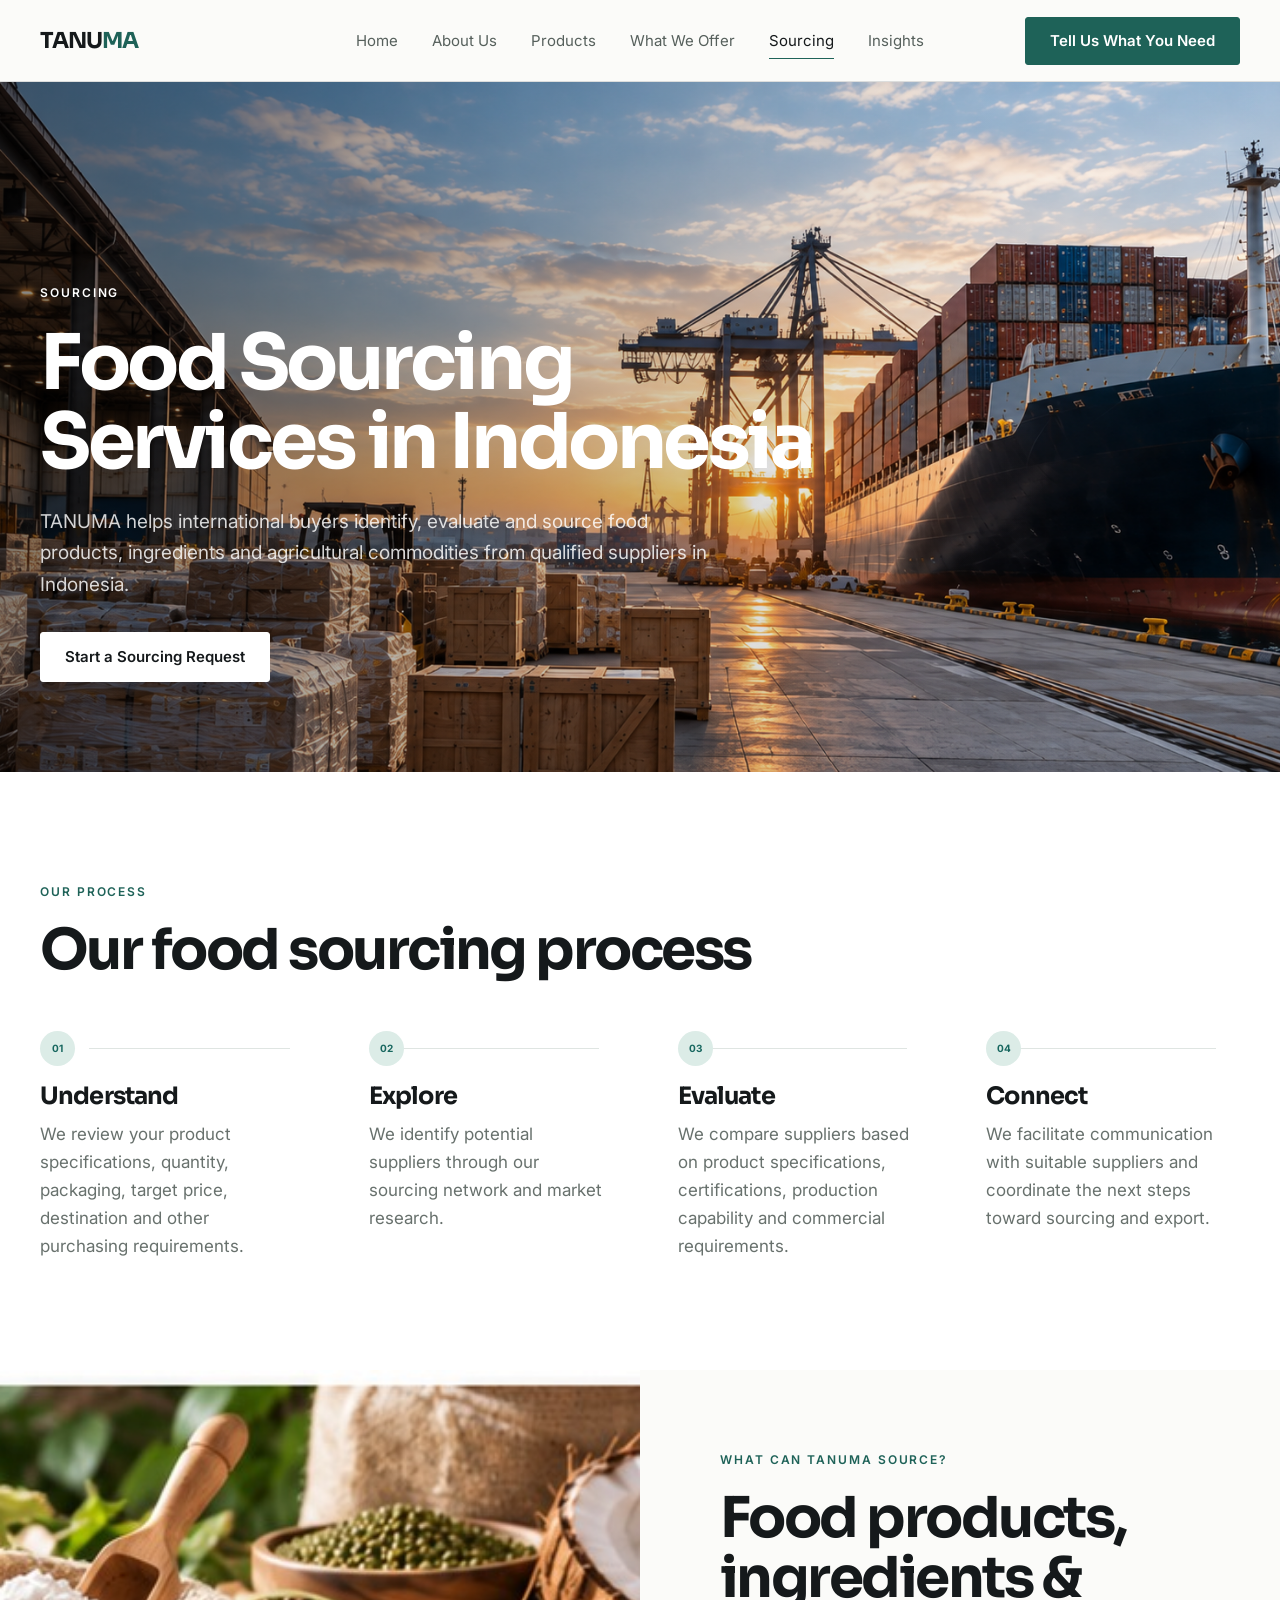
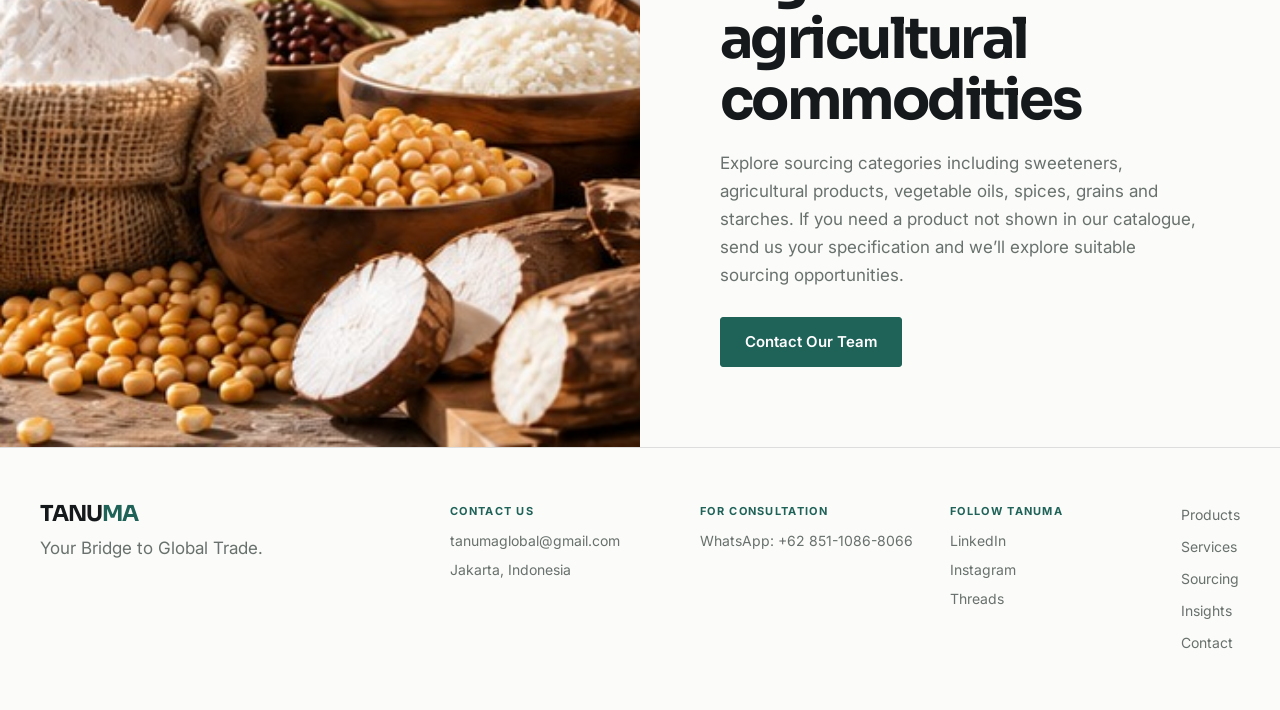
<file: sourcing.html>
<!doctype html>
<html lang="en">
<head>
<meta charset="utf-8">
<meta name="viewport" content="width=device-width,initial-scale=1">
<title>Food Sourcing Services in Indonesia | TANUMA</title>
<meta name="description" content="TANUMA helps international buyers identify, evaluate and source food products, ingredients and agricultural commodities from qualified suppliers in Indonesia and selected global markets.">
<link rel="canonical" href="https://tanumaglobal.com/sourcing.html">
<link rel="stylesheet" href="styles.css">
<style>
/* =========================================================
   TANUMA — SOURCING / REFERENCE DESIGN
   Page-specific styling only. Global design stays in styles.css.
   ========================================================= */
/* Homepage-matched sizing */
.sourcing-page .nav{height:82px}
.sourcing-page .nav-inner{max-width:1200px;height:82px}
.sourcing-page .logo{font-size:22px}
.sourcing-page .nav-links{gap:34px}
.sourcing-page .nav-links a{font-size:15px;padding:29px 0}
.sourcing-page .nav-links a.active:after{bottom:20px}
.sourcing-page .nav .btn{font-size:15px;padding:15px 24px}

.sourcing-hero{height:690px;min-height:690px;position:relative;display:flex;align-items:flex-end;overflow:hidden;background-image:linear-gradient(90deg,rgba(0,0,0,.48) 0%,rgba(0,0,0,.22) 42%,rgba(0,0,0,.04) 75%,rgba(0,0,0,0) 100%),url("images/sourcing-headline.png");background-position:center;background-size:cover;background-repeat:no-repeat}
.sourcing-hero:before{display:none}
.sourcing-hero .container{position:relative;z-index:1;width:min(calc(100% - 80px),1200px);padding-bottom:90px}
.sourcing-hero .eyebrow{font-size:12px;letter-spacing:.16em;color:#fff;margin-bottom:22px}
.sourcing-hero h1{max-width:820px;color:#fff;font-size:clamp(48px,6vw,88px);line-height:1.02;letter-spacing:-.045em;margin:0 0 25px}
.sourcing-hero p{max-width:670px;color:rgba(255,255,255,.82);font-size:19px;line-height:1.65;margin:25px 0 32px}
.sourcing-hero .btn{background:#fff;color:#15191b;border-color:#fff;font-size:15px;padding:15px 24px}

.sourcing-process{background:#fff;padding:110px 0}
.sourcing-process .container{width:min(calc(100% - 80px),1200px)}
.process-intro{max-width:820px;margin-bottom:50px}
.process-intro .kicker{font-size:12px;letter-spacing:.16em;margin-bottom:18px}
.process-intro h2{font-size:clamp(38px,4.4vw,64px);line-height:1.08;letter-spacing:-.045em;margin:0}
.process-grid{display:grid;grid-template-columns:repeat(4,1fr);gap:35px}
.process-step{position:relative;min-height:190px;padding:0 20px 0 0}
.process-step + .process-step{padding-left:20px}
.process-step:before{content:"";position:absolute;left:49px;right:24px;top:17px;height:1px;background:#dfe5e2}
.step-number{position:relative;z-index:1;width:35px;height:35px;border-radius:50%;display:flex;align-items:center;justify-content:center;background:#dcece7;color:#17675f;font-size:10px;font-weight:700;margin-bottom:14px}
.process-step h3{font-size:24px;margin:18px 0 10px}
.process-step p{font-size:17px;line-height:1.65;margin:0;max-width:260px}

.sourcing-beyond{display:grid;grid-template-columns:1fr 1fr;min-height:650px}
.beyond-image{min-height:650px;background:url("images/sourcing-beyond.jpg") center/cover no-repeat}
.beyond-copy{display:flex;align-items:center;background:#fbfbf9;padding:80px}
.beyond-copy-inner{max-width:520px}
.beyond-copy .kicker{font-size:12px;letter-spacing:.16em;margin-bottom:18px}
.beyond-copy h2{font-size:clamp(38px,4.4vw,64px);line-height:1.08;letter-spacing:-.045em;margin:0 0 18px}
.beyond-copy p{font-size:17px;line-height:1.65;margin:0 0 28px;max-width:520px}
.beyond-copy .btn{background:#1e6258;color:#fff;border-color:#1e6258;font-size:15px;padding:15px 24px}

.sourcing-page footer{border-top:1px solid #ddd}
.sourcing-page .footer-inner{min-height:125px;max-width:1200px}
.sourcing-page .footer-inner p{font-size:9px}
.sourcing-page .footer-links{font-size:9px}

@media(max-width:900px){
 .sourcing-hero .container,.sourcing-process .container{width:min(calc(100% - 48px),1200px)}
 .process-grid{grid-template-columns:1fr 1fr;row-gap:35px}
 .process-step:nth-child(3){padding-left:0}
 .sourcing-beyond{grid-template-columns:1fr}
 .beyond-image{min-height:380px}
}
@media(max-width:600px){
 .sourcing-page .nav-links{display:none}
 .sourcing-hero{height:600px;min-height:600px}
 .sourcing-hero .container{width:calc(100% - 42px);padding-bottom:55px}
 .sourcing-hero h1{font-size:46px}
 .sourcing-process{padding:55px 0}
 .sourcing-process .container{width:calc(100% - 42px)}
 .process-grid{grid-template-columns:1fr}
 .process-step,.process-step + .process-step{padding:27px 0 0;border-top:1px solid var(--line)}
 .process-step:first-child{padding-top:0;border-top:0}
 .process-step:before{display:none}
 .beyond-image{min-height:320px}
 .beyond-copy{padding:52px 21px}
}

/* Final Homepage baseline overrides */
.sourcing-page .sourcing-hero{height:690px;min-height:690px;align-items:flex-end}
.sourcing-page .sourcing-hero .container{width:min(calc(100% - 80px),1200px);padding-bottom:90px}
.sourcing-page .sourcing-hero h1{max-width:820px;font-size:clamp(48px,6vw,88px);line-height:1.02;letter-spacing:-.045em}
.sourcing-page .sourcing-hero p{max-width:670px;font-size:19px;line-height:1.65;margin:25px 0 32px}
.sourcing-page .sourcing-process{padding:110px 0}
.sourcing-page .sourcing-beyond{min-height:650px}
.sourcing-page .beyond-image{min-height:650px}
.sourcing-page .beyond-copy{padding:80px}
.sourcing-page .beyond-copy .btn{background:var(--green);color:#fff;border-color:var(--green)}
.sourcing-page .btn-primary{background:var(--green);color:#fff;border-color:var(--green)}
@media(max-width:900px){
 .sourcing-page .sourcing-hero{height:650px;min-height:650px}
 .sourcing-page .sourcing-hero .container{width:min(calc(100% - 36px),1200px);padding-bottom:65px}
 .sourcing-page .sourcing-beyond{min-height:0}
 .sourcing-page .beyond-image{min-height:450px}
 .sourcing-page .beyond-copy{padding:60px 30px}
}
@media(max-width:600px){
 .sourcing-page .sourcing-hero{height:600px;min-height:600px}
 .sourcing-page .sourcing-hero h1{font-size:48px}
 .sourcing-page .sourcing-process{padding:70px 0}
 .sourcing-page .beyond-image{min-height:320px}
 .sourcing-page .beyond-copy{padding:52px 21px}
}
</style>
<link rel="stylesheet" href="site-standard.css">
</head>
<body class="sourcing-page">
<header class="nav"><div class="nav-inner">
<a class="logo" href="index.html">TANU<span>MA</span></a>
<nav class="nav-links"><a href="index.html">Home</a><a href="about.html">About Us</a><a href="products.html">Products</a><a href="what-we-offer.html">What We Offer</a><a class="active" href="sourcing.html">Sourcing</a><a href="insights.html">Insights</a></nav>
<a class="btn btn-primary" href="contact.html">Tell Us What You Need</a>
</div></header>

<section class="sourcing-hero">
 <div class="container">
  <div class="eyebrow">SOURCING</div>
  <h1>Food Sourcing Services in Indonesia</h1>
  <p>TANUMA helps international buyers identify, evaluate and source food products, ingredients and agricultural commodities from qualified suppliers in Indonesia.</p>
  <a class="btn" href="contact.html">Start a Sourcing Request</a>
 </div>
</section>

<section class="sourcing-process">
 <div class="container">
  <div class="process-intro"><div class="kicker">Our Process</div><h2>Our food sourcing process</h2></div>
  <div class="process-grid">
   <div class="process-step"><div class="step-number">01</div><h3>Understand</h3><p>We review your product specifications, quantity, packaging, target price, destination and other purchasing requirements.</p></div>
   <div class="process-step"><div class="step-number">02</div><h3>Explore</h3><p>We identify potential suppliers through our sourcing network and market research.</p></div>
   <div class="process-step"><div class="step-number">03</div><h3>Evaluate</h3><p>We compare suppliers based on product specifications, certifications, production capability and commercial requirements.</p></div>
   <div class="process-step"><div class="step-number">04</div><h3>Connect</h3><p>We facilitate communication with suitable suppliers and coordinate the next steps toward sourcing and export.</p></div>
  </div>
 </div>
</section>

<section class="sourcing-beyond">
 <div class="beyond-image" aria-label="Food ingredients and agricultural products"></div>
 <div class="beyond-copy"><div class="beyond-copy-inner">
  <div class="kicker">WHAT CAN TANUMA SOURCE?</div>
  <h2>Food products, ingredients &amp; agricultural commodities</h2>
  <p>Explore sourcing categories including sweeteners, agricultural products, vegetable oils, spices, grains and starches. If you need a product not shown in our catalogue, send us your specification and we’ll explore suitable sourcing opportunities.</p>
  <a class="btn" href="contact.html">Contact Our Team</a>
 </div></div>
</section>

<footer class="site-footer tanuma-footer">
  <div class="container tanuma-footer-grid">
    <div class="tanuma-footer-brand">
      <div class="logo">TANU<span>MA</span></div>
      <p>Your Bridge to Global Trade.</p>
    </div>
    <div class="tanuma-footer-contact">
      <div class="tanuma-footer-block">
        <strong>Contact Us</strong>
        <a href="mailto:tanumaglobal@gmail.com">tanumaglobal@gmail.com</a>
        <span>Jakarta, Indonesia</span>
      </div>
      <div class="tanuma-footer-block">
        <strong>For Consultation</strong>
        <a href="https://wa.me/6285110868066" target="_blank" rel="noopener">WhatsApp: +62 851-1086-8066</a>
      </div>
      <div class="tanuma-footer-block tanuma-footer-social">
        <strong>Follow TANUMA</strong>
        <div>
          <a href="https://www.linkedin.com/company/tanumaglobal/" target="_blank" rel="noopener">LinkedIn</a>
          <a href="https://www.instagram.com/tanumaglobal/" target="_blank" rel="noopener">Instagram</a>
          <a href="https://www.threads.net/@tanumaglobal" target="_blank" rel="noopener">Threads</a>
        </div>
      </div>
    </div>
    <div class="tanuma-footer-links">
      <a href="products.html">Products</a>
      <a href="what-we-offer.html">Services</a>
      <a href="sourcing.html">Sourcing</a>
      <a href="insights.html">Insights</a>
      <a href="contact.html">Contact</a>
    </div>
  </div>
</footer>
</body></html>
</file>
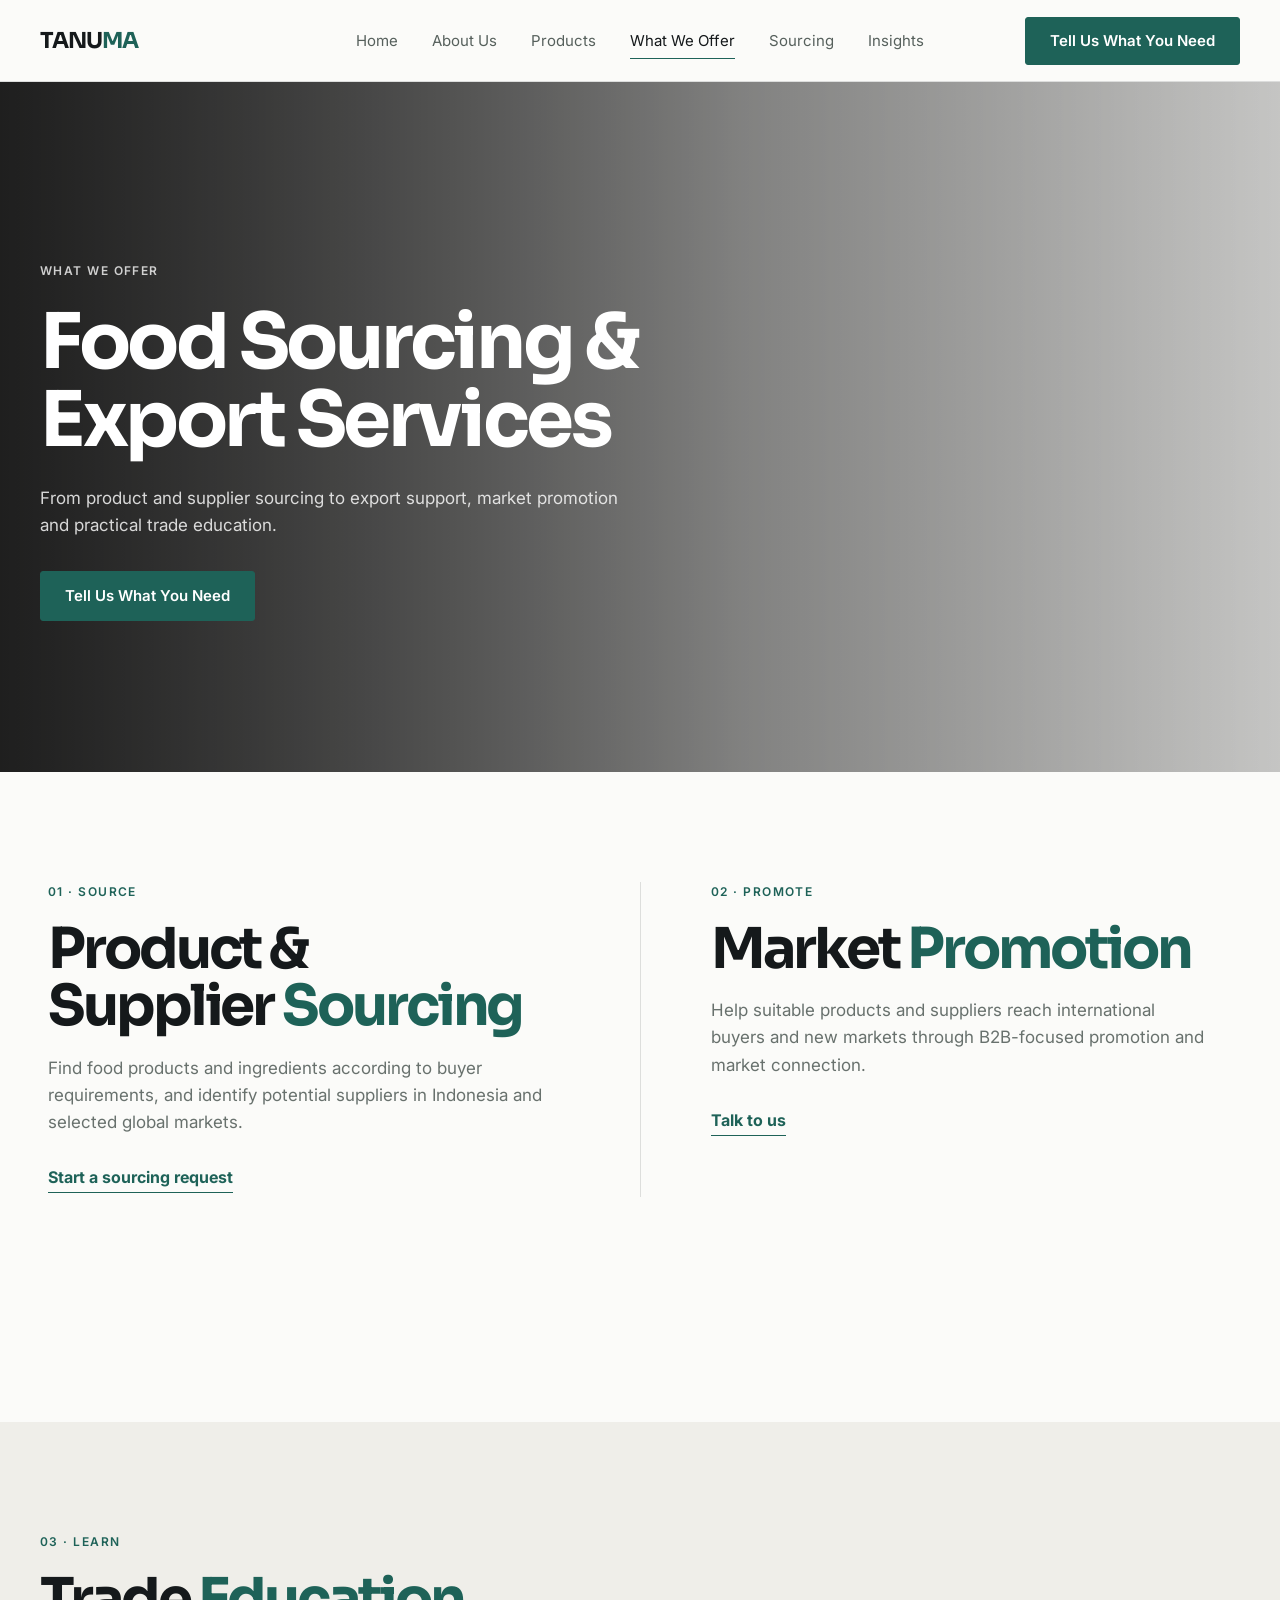
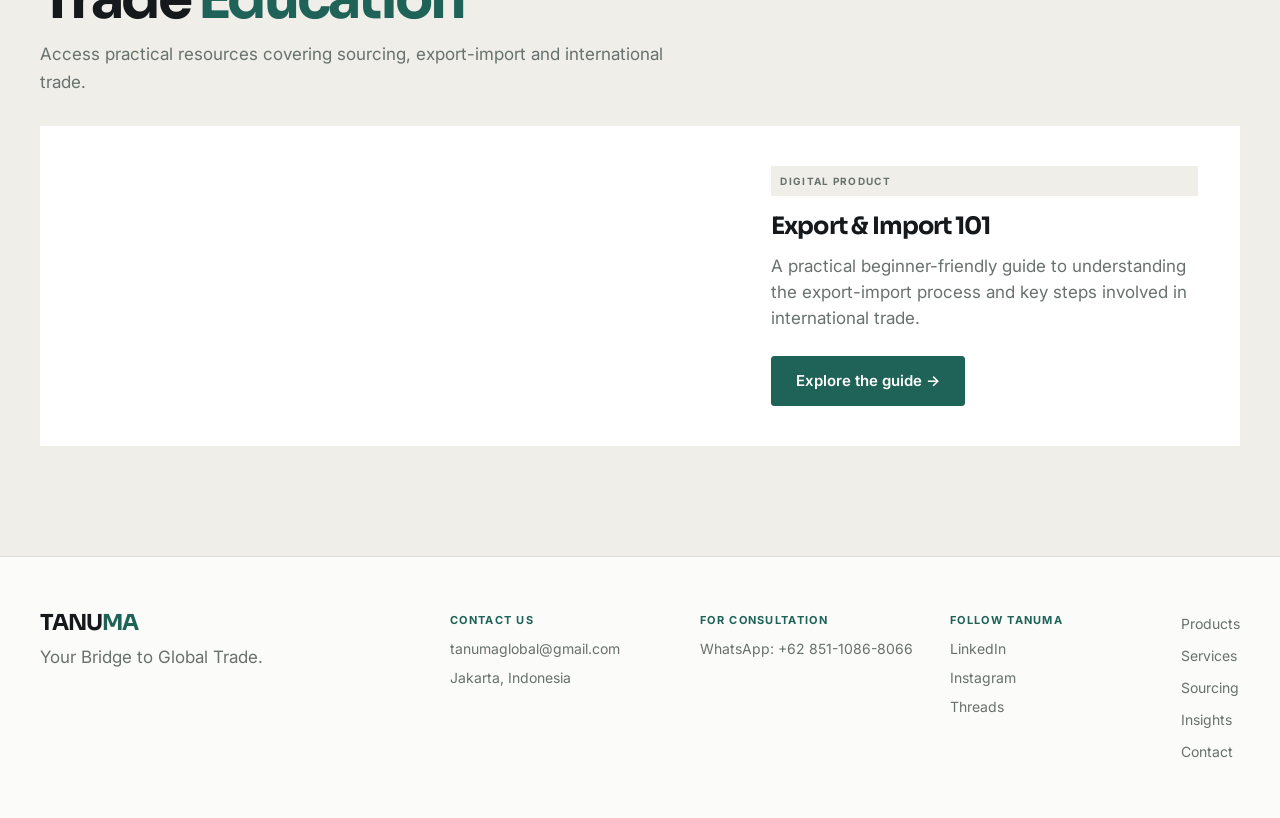
<file: what-we-offer.html>
<!doctype html>
<html lang="en">
<head>
<meta charset="utf-8">
<meta name="viewport" content="width=device-width,initial-scale=1">

<title>Food Sourcing & Export Services | TANUMA</title>

<meta name="description" content="TANUMA provides food sourcing, supplier identification, supplier evaluation, export support, market promotion and international trade education for global buyers and businesses.">

<meta name="robots" content="index, follow, max-image-preview:large">

<link rel="canonical" href="https://tanumaglobal.com/what-we-offer.html">

<!-- Open Graph -->
<meta property="og:type" content="website">
<meta property="og:title" content="Food Sourcing & Export Services | TANUMA">
<meta property="og:description" content="Discover TANUMA's food sourcing, supplier connection, market promotion and trade education services for international buyers and businesses.">
<meta property="og:url" content="https://tanumaglobal.com/what-we-offer.html">
<meta property="og:site_name" content="TANUMA">
<meta property="og:image" content="https://images.unsplash.com/photo-1450101499163-c8848c66ca85?auto=format&fit=crop&w=1800&q=85">

<!-- Twitter Card -->
<meta name="twitter:card" content="summary_large_image">
<meta name="twitter:title" content="Food Sourcing & Export Services | TANUMA">
<meta name="twitter:description" content="Food sourcing, supplier connection, export support and trade education for international businesses.">
<meta name="twitter:image" content="https://images.unsplash.com/photo-1450101499163-c8848c66ca85?auto=format&fit=crop&w=1800&q=85">

<link rel="stylesheet" href="styles.css">
<link rel="stylesheet" href="site-standard.css">

<!-- Organization Schema -->
<script type="application/ld+json">
{
  "@context": "https://schema.org",
  "@type": "Organization",
  "name": "TANUMA",
  "url": "https://tanumaglobal.com/",
  "description": "TANUMA connects international buyers with food products, ingredients and suppliers in Indonesia and selected global markets.",
  "email": "tanumaglobal@gmail.com",
  "address": {
    "@type": "PostalAddress",
    "addressLocality": "Jakarta",
    "addressCountry": "ID"
  },
  "sameAs": [
    "https://www.linkedin.com/company/tanumaglobal/",
    "https://www.instagram.com/tanumaglobal/",
    "https://www.threads.net/@tanumaglobal"
  ]
}
</script>

<!-- Services Schema -->
<script type="application/ld+json">
{
  "@context": "https://schema.org",
  "@type": "ItemList",
  "name": "TANUMA Services",
  "description": "Food sourcing, supplier connection, market promotion and trade education services provided by TANUMA.",
  "itemListElement": [
    {
      "@type": "Service",
      "position": 1,
      "name": "Product and Supplier Sourcing",
      "serviceType": "Food Product and Ingredient Sourcing",
      "provider": {
        "@type": "Organization",
        "name": "TANUMA",
        "url": "https://tanumaglobal.com/"
      },
      "areaServed": "Worldwide",
      "url": "https://tanumaglobal.com/sourcing.html"
    },
    {
      "@type": "Service",
      "position": 2,
      "name": "Market Promotion",
      "serviceType": "B2B Market Promotion",
      "provider": {
        "@type": "Organization",
        "name": "TANUMA",
        "url": "https://tanumaglobal.com/"
      },
      "areaServed": "Worldwide",
      "url": "https://tanumaglobal.com/contact.html"
    },
    {
      "@type": "Service",
      "position": 3,
      "name": "Trade Education",
      "serviceType": "Export and Import Education",
      "provider": {
        "@type": "Organization",
        "name": "TANUMA",
        "url": "https://tanumaglobal.com/"
      },
      "areaServed": "Worldwide",
      "url": "https://tanumaglobal.com/digital-products.html"
    }
  ]
}
</script>

<!-- Breadcrumb Schema -->
<script type="application/ld+json">
{
  "@context": "https://schema.org",
  "@type": "BreadcrumbList",
  "itemListElement": [
    {
      "@type": "ListItem",
      "position": 1,
      "name": "Home",
      "item": "https://tanumaglobal.com/"
    },
    {
      "@type": "ListItem",
      "position": 2,
      "name": "What We Offer",
      "item": "https://tanumaglobal.com/what-we-offer.html"
    }
  ]
}
</script>

<style>
.offer-hero{
  min-height:535px;
  background-image:url('https://images.unsplash.com/photo-1450101499163-c8848c66ca85?auto=format&fit=crop&w=1800&q=85');
  background-position:center;
  background-size:cover;
}

.offer-hero:after{
  content:"";
  position:absolute;
  inset:0;
  background:linear-gradient(90deg,rgba(0,0,0,.62) 0%,rgba(0,0,0,.36) 48%,rgba(0,0,0,.08) 100%);
}

.offer-hero .container{
  position:relative;
  z-index:1;
}

.offer-hero .hero-content{
  max-width:700px;
  padding-bottom:82px;
}

.offer-hero h1{
  max-width:620px;
  line-height:.98;
  letter-spacing:-.055em;
}

.offer-hero h1 .green{
  color:#58b8a5;
}

.offer-hero p{
  max-width:580px;
  font-size:17px;
  line-height:1.6;
}

/* SOURCE + PROMOTE */
.offer-two{
  background:var(--paper);
  padding:75px 0 82px;
}

.offer-two-grid{
  display:grid;
  grid-template-columns:1fr 1fr;
}

.offer-service{
  min-height:315px;
  padding:0 70px 0 8px;
}

.offer-service + .offer-service{
  border-left:1px solid var(--line);
  padding-left:70px;
  padding-right:20px;
}

.offer-service .kicker{
  margin-bottom:20px;
}

.offer-service h2{
  max-width:490px;
  margin:0 0 20px;
  font-size:clamp(39px,4vw,54px);
  line-height:1.02;
  letter-spacing:-.055em;
}

.offer-service h2 .green{
  color:var(--green);
}

.offer-service p{
  max-width:500px;
  color:var(--muted);
  font-size:16px;
  line-height:1.6;
  margin:0 0 28px;
}

.offer-link{
  color:var(--green);
  font-weight:700;
  text-decoration:none;
  border-bottom:1px solid var(--green);
  padding-bottom:5px;
}

/* LEARN */
.offer-learn{
  background:var(--stone);
  padding:70px 0 85px;
}

.offer-learn .kicker{
  margin-bottom:18px;
}

.offer-learn h2{
  margin:0;
  font-size:clamp(40px,4.5vw,59px);
  line-height:1.03;
  letter-spacing:-.055em;
}

.offer-learn h2 .green{
  color:var(--green);
}

.offer-learn .lead{
  margin:12px 0 30px;
  color:var(--muted);
  font-size:16px;
}

.learn-card{
  display:grid;
  grid-template-columns:1.35fr 1fr;
  background:#fff;
  min-height:255px;
}

.learn-photo{
  min-height:255px;
  background-image:url('https://images.unsplash.com/photo-1450101499163-c8848c66ca85?auto=format&fit=crop&w=1800&q=85');
  background-size:cover;
  background-position:center;
}

.learn-copy{
  padding:40px 42px;
  display:flex;
  flex-direction:column;
  justify-content:center;
}

.learn-tag{
  display:inline-block;
  background:#efeee9;
  padding:7px 9px;
  font-size:10px;
  font-weight:700;
  letter-spacing:.13em;
  text-transform:uppercase;
  color:#68716d;
  margin-bottom:18px;
}

.learn-copy h3{
  margin:0 0 13px;
  font-size:29px;
  line-height:1.05;
  letter-spacing:-.04em;
}

.learn-copy p{
  margin:0 0 24px;
  color:var(--muted);
  font-size:15px;
  line-height:1.55;
}

.learn-copy .btn{
  align-self:flex-start;
}

/* MOBILE */
@media(max-width:850px){
  .offer-two-grid{
    grid-template-columns:1fr;
    gap:55px;
  }

  .offer-service,
  .offer-service + .offer-service{
    padding:0 10px;
    border-left:0;
  }

  .offer-service + .offer-service{
    border-top:1px solid var(--line);
    padding-top:55px;
  }

  .learn-card{
    grid-template-columns:1fr;
  }

  .learn-photo{
    min-height:300px;
  }
}

@media(max-width:600px){
  .offer-hero{
    min-height:580px;
  }

  .offer-two,
  .offer-learn{
    padding:60px 0;
  }

  .offer-hero .hero-content{
    padding-bottom:65px;
  }

  .offer-hero h1{
    font-size:50px;
  }

  .offer-service h2,
  .offer-learn h2{
    font-size:42px;
  }

  .learn-copy{
    padding:30px;
  }
}
</style>
</head>

<body>

<header class="nav">
  <div class="nav-inner">
    <a class="logo" href="index.html" aria-label="TANUMA Home">TANU<span>MA</span></a>

    <nav class="nav-links" aria-label="Main navigation">
      <a href="index.html">Home</a>
      <a href="about.html">About Us</a>
      <a href="products.html">Products</a>
      <a class="active" href="what-we-offer.html" aria-current="page">What We Offer</a>
      <a href="sourcing.html">Sourcing</a>
      <a href="insights.html">Insights</a>
    </nav>

    <a class="btn btn-primary" href="contact.html">Tell Us What You Need</a>
  </div>
</header>

<section class="hero offer-hero">
  <div class="container hero-content">
    <div class="eyebrow">WHAT WE OFFER</div>

    <h1>Food Sourcing & Export Services</h1>

    <p>
      From product and supplier sourcing to export support,
      market promotion and practical trade education.
    </p>

    <a class="btn btn-primary" href="contact.html">
      Tell Us What You Need
    </a>
  </div>
</section>

<section class="offer-two">
  <div class="container">
    <div class="offer-two-grid">

      <article class="offer-service">
        <div class="kicker">01 · SOURCE</div>

        <h2>
          Product & Supplier <span class="green">Sourcing</span>
        </h2>

        <p>
          Find food products and ingredients according to buyer
          requirements, and identify potential suppliers in Indonesia
          and selected global markets.
        </p>

        <a class="offer-link" href="sourcing.html">
          Start a sourcing request
        </a>
      </article>

      <article class="offer-service">
        <div class="kicker">02 · PROMOTE</div>

        <h2>
          Market <span class="green">Promotion</span>
        </h2>

        <p>
          Help suitable products and suppliers reach international
          buyers and new markets through B2B-focused promotion
          and market connection.
        </p>

        <a class="offer-link" href="contact.html">
          Talk to us
        </a>
      </article>

    </div>
  </div>
</section>

<section class="offer-learn">
  <div class="container">

    <div class="kicker">03 · LEARN</div>

    <h2>
      Trade <span class="green">Education</span>
    </h2>

    <p class="lead">
      Access practical resources covering sourcing,
      export-import and international trade.
    </p>

    <div class="learn-card">

      <div
        class="learn-photo"
        role="img"
        aria-label="Professional business and international trade workspace">
      </div>

      <div class="learn-copy">
        <span class="learn-tag">Digital Product</span>

        <h3>Export & Import 101</h3>

        <p>
          A practical beginner-friendly guide to understanding
          the export-import process and key steps involved
          in international trade.
        </p>

        <a class="btn btn-primary" href="digital-products.html">
          Explore the guide →
        </a>
      </div>

    </div>
  </div>
</section>

<footer class="site-footer tanuma-footer">
  <div class="container tanuma-footer-grid">

    <div class="tanuma-footer-brand">
      <div class="logo">TANU<span>MA</span></div>
      <p>Your Bridge to Global Trade.</p>
    </div>

    <div class="tanuma-footer-contact">

      <div class="tanuma-footer-block">
        <strong>Contact Us</strong>
        <a href="mailto:tanumaglobal@gmail.com">
          tanumaglobal@gmail.com
        </a>
        <span>Jakarta, Indonesia</span>
      </div>

      <div class="tanuma-footer-block">
        <strong>For Consultation</strong>
        <a
          href="https://wa.me/6285110868066"
          target="_blank"
          rel="noopener">
          WhatsApp: +62 851-1086-8066
        </a>
      </div>

      <div class="tanuma-footer-block tanuma-footer-social">
        <strong>Follow TANUMA</strong>

        <div>
          <a
            href="https://www.linkedin.com/company/tanumaglobal/"
            target="_blank"
            rel="noopener">
            LinkedIn
          </a>

          <a
            href="https://www.instagram.com/tanumaglobal/"
            target="_blank"
            rel="noopener">
            Instagram
          </a>

          <a
            href="https://www.threads.net/@tanumaglobal"
            target="_blank"
            rel="noopener">
            Threads
          </a>
        </div>
      </div>

    </div>

    <div class="tanuma-footer-links">
      <a href="products.html">Products</a>
      <a href="what-we-offer.html">Services</a>
      <a href="sourcing.html">Sourcing</a>
      <a href="insights.html">Insights</a>
      <a href="contact.html">Contact</a>
    </div>

  </div>
</footer>

</body>
</html>
</file>
<file: styles.css>
@import url('https://fonts.googleapis.com/css2?family=Inter:wght@400;500;600&family=Sora:wght@500;600;700&display=swap');

/* =========================================================
   TANUMA GLOBAL DESIGN SYSTEM
========================================================= */

:root {
  --ink: #15191b;
  --muted: #68716d;
  --paper: #fbfbf9;
  --stone: #efeee9;
  --green: #1e6258;
  --green-dark: #123f39;
  --line: rgba(21, 25, 27, 0.13);
  --white: #ffffff;
  --max: 1200px;
  --font-display: "Sora", Arial, sans-serif;
  --font-body: "Inter", Arial, sans-serif;
}

/* =========================================================
   RESET
========================================================= */

* {
  box-sizing: border-box;
}

html {
  scroll-behavior: smooth;
}

body {
  margin: 0;
  background: var(--paper);
  color: var(--ink);
  font-family: var(--font-body);
  line-height: 1.65;
}

body.menu-open {
  overflow: hidden;
}

img {
  display: block;
  max-width: 100%;
}

button,
input,
textarea,
select {
  font-family: inherit;
}

a {
  color: inherit;
  text-decoration: none;
}

h1,
h2,
h3,
h4 {
  margin: 0;
  font-family: var(--font-display);
  line-height: 1.08;
  letter-spacing: -0.035em;
}

h1 {
  font-size: clamp(48px, 6vw, 88px);
}

h2 {
  font-size: clamp(38px, 4.4vw, 64px);
}

h3 {
  font-size: 24px;
}

p {
  color: var(--muted);
  font-size: 17px;
}

/* =========================================================
   GLOBAL LAYOUT
========================================================= */

.container {
  width: min(calc(100% - 80px), var(--max));
  margin: 0 auto;
}

.section {
  padding: 110px 0;
}

.section-stone {
  background: var(--stone);
}

.kicker {
  margin-bottom: 18px;
  color: var(--green);
  font-size: 12px;
  font-weight: 600;
  letter-spacing: 0.12em;
  text-transform: uppercase;
}

.lead {
  max-width: 650px;
}

.intro {
  display: flex;
  align-items: center;
  justify-content: space-between;
  gap: 70px;
  margin-bottom: 48px;
}

.intro p {
  max-width: 480px;
  margin: 0;
}

/* =========================================================
   NAVIGATION
========================================================= */

.nav {
  position: relative;
  top: 0;
  z-index: 100;
  min-height: 82px;
  background: rgba(251, 251, 249, 0.97);
  border-bottom: 1px solid var(--line);
  backdrop-filter: blur(10px);
}

.nav-inner {
  display: flex;
  align-items: center;
  justify-content: space-between;
  gap: 30px;
  width: min(calc(100% - 80px), var(--max));
  min-height: 82px;
  margin: 0 auto;
}

.logo {
  position: relative;
  z-index: 110;
  flex-shrink: 0;
  color: var(--ink);
  font-family: var(--font-display);
  font-size: 22px;
  font-weight: 700;
  letter-spacing: -0.05em;
  white-space: nowrap;
}

.logo span {
  color: var(--green);
}

.nav-links {
  display: flex;
  align-items: center;
  justify-content: center;
  gap: 34px;
  margin-left: auto;
}

.nav-links a {
  position: relative;
  padding: 29px 0;
  color: #56605c;
  font-size: 15px;
  white-space: nowrap;
}

.nav-links a:hover,
.nav-links a.active {
  color: var(--ink);
}

.nav-links a.active::after {
  position: absolute;
  right: 0;
  bottom: 20px;
  left: 0;
  height: 1px;
  background: var(--green);
  content: "";
}

.nav-cta,
.desktop-contact-btn {
  flex-shrink: 0;
}

.nav .btn,
.nav-cta {
  display: inline-flex;
  align-items: center;
  justify-content: center;
  min-height: 48px;
  height: 48px;
  margin-top: 0;
  padding: 0 24px;
  border-radius: 3px;
  font-size: 15px;
  font-weight: 600;
  line-height: 1.2;
  white-space: nowrap;
}

/* =========================================================
   BUTTONS
========================================================= */

.btn {
  display: inline-flex;
  align-items: center;
  justify-content: center;
  padding: 15px 24px;
  border: 1px solid transparent;
  border-radius: 3px;
  font-size: 15px;
  font-weight: 600;
  line-height: 1.2;
  text-align: center;
  transition:
    background 0.2s ease,
    color 0.2s ease,
    border-color 0.2s ease,
    transform 0.2s ease;
}

.btn:hover {
  transform: translateY(-1px);
}

.btn-primary,
.btn.btn-primary,
.nav .btn-primary {
  background: var(--green) !important;
  border-color: var(--green) !important;
  color: var(--white) !important;
}

.btn-primary:hover,
.btn.btn-primary:hover,
.nav .btn-primary:hover {
  background: var(--green-dark) !important;
  border-color: var(--green-dark) !important;
  color: var(--white) !important;
}

.btn-light {
  background: var(--white);
  color: var(--ink);
}

.btn-outline {
  background: transparent;
  border-color: rgba(255, 255, 255, 0.55);
  color: var(--white);
}

.btn-outline:hover {
  background: rgba(255, 255, 255, 0.1);
  border-color: var(--white);
  color: var(--white);
}

/* =========================================================
   HERO SECTION
========================================================= */

.hero {
  position: relative;
  display: flex;
  align-items: center;
  min-height: 690px;
  overflow: hidden;
  background-position: center;
  background-size: cover;
}

.hero::before {
  position: absolute;
  inset: 0;
  z-index: 0;
  background:
    linear-gradient(
      90deg,
      rgba(0, 0, 0, 0.68),
      rgba(0, 0, 0, 0.26) 58%,
      rgba(0, 0, 0, 0.15)
    );
  content: "";
}

.hero-content {
  position: relative;
  z-index: 1;
  max-width: 820px;
  padding: 110px 0 90px;
  color: var(--white);
}

.eyebrow {
  margin-bottom: 22px;
  color: rgba(255, 255, 255, 0.78);
  font-size: 12px;
  font-weight: 600;
  letter-spacing: 0.12em;
  text-transform: uppercase;
}

.hero h1 {
  max-width: 820px;
  color: var(--white);
}

.hero p {
  max-width: 670px;
  margin: 25px 0 32px;
  color: rgba(255, 255, 255, 0.82);
  font-size: 19px;
}

.hero-actions {
  display: flex;
  flex-wrap: wrap;
  gap: 12px;
}

/* =========================================================
   GRID SYSTEM
========================================================= */

.grid-3 {
  display: grid;
  grid-template-columns: repeat(3, 1fr);
  gap: 22px;
}

.grid-2 {
  display: grid;
  grid-template-columns: repeat(2, 1fr);
  gap: 24px;
}

/* =========================================================
   CARDS
========================================================= */

.card {
  overflow: hidden;
  background: var(--white);
  border: 1px solid var(--line);
}

.card-img {
  height: 300px;
  background-position: center;
  background-size: cover;
}

.card-body {
  padding: 28px;
}

.card-body p {
  margin: 10px 0 20px;
  font-size: 15px;
}

.text-link {
  padding-bottom: 4px;
  border-bottom: 1px solid var(--green);
  color: var(--green);
  font-weight: 600;
}

/* =========================================================
   SPLIT SECTIONS
========================================================= */

.split {
  display: grid;
  grid-template-columns: 1fr 1fr;
  min-height: 650px;
}

.split-img {
  min-height: 520px;
  background-position: center;
  background-size: cover;
}

.split-copy {
  display: flex;
  flex-direction: column;
  justify-content: center;
  padding: 80px;
}

.split-copy ul {
  margin: 32px 0 0;
  padding: 0;
  list-style: none;
}

.split-copy li {
  position: relative;
  padding: 0 0 24px 26px;
}

.split-copy li::before {
  position: absolute;
  top: 9px;
  left: 0;
  width: 7px;
  height: 7px;
  background: var(--green);
  border-radius: 50%;
  content: "";
}

.split-copy strong {
  font-family: var(--font-display);
  font-size: 17px;
}

.split-copy li span {
  display: block;
  margin-top: 5px;
  color: var(--muted);
}

/* =========================================================
   DARK SECTIONS AND STEPS
========================================================= */

.dark {
  background: var(--green-dark);
  color: var(--white);
}

.dark p {
  color: rgba(255, 255, 255, 0.7);
}

.steps {
  display: grid;
  grid-template-columns: repeat(4, 1fr);
  gap: 35px;
  margin-top: 50px;
}

.step {
  padding-top: 22px;
  border-top: 1px solid rgba(255, 255, 255, 0.28);
}

.step-no {
  font-size: 12px;
  letter-spacing: 0.1em;
  opacity: 0.65;
}

.step h3 {
  margin: 18px 0 10px;
}

/* =========================================================
   CTA SECTION
========================================================= */

.cta {
  position: relative;
  display: flex;
  align-items: center;
  min-height: 480px;
  overflow: hidden;
  background-position: center;
  background-size: cover;
}

.cta::before {
  position: absolute;
  inset: 0;
  z-index: 0;
  background: rgba(0, 0, 0, 0.55);
  content: "";
}

.cta-content {
  position: relative;
  z-index: 1;
  max-width: 650px;
  color: var(--white);
}

.cta h2 {
  color: var(--white);
}

.cta p {
  margin: 20px 0 28px;
  color: rgba(255, 255, 255, 0.8);
}

/* =========================================================
   PRODUCT PAGES
========================================================= */

.product-hero {
  min-height: 560px;
}

.product-grid .card-img {
  height: 340px;
}

.tag {
  display: inline-block;
  padding: 6px 10px;
  background: var(--stone);
  color: #58625e;
  font-size: 11px;
  letter-spacing: 0.08em;
  text-transform: uppercase;
}

/* =========================================================
   PRODUCT DETAIL PAGES
========================================================= */

.two-col {
  display: grid;
  grid-template-columns: 1fr 1fr;
  align-items: center;
  gap: 56px;
}

.image-panel {
  overflow: hidden;
  background: #eeeeee;
}

.image-panel img {
  display: block;
  width: 100%;
  height: 460px;
  object-fit: cover;
}

/* =========================================================
   FORMS
========================================================= */

.form-wrap {
  padding: 50px;
  background: var(--stone);
}

.form-grid {
  display: grid;
  grid-template-columns: 1fr 1fr;
  gap: 22px;
}

.field {
  display: flex;
  flex-direction: column;
  gap: 8px;
}

.field.full {
  grid-column: 1 / -1;
}

label {
  color: #5c6662;
  font-size: 14px;
  font-weight: 500;
}

input,
textarea,
select {
  width: 100%;
  padding: 16px;
  background: var(--white);
  border: 1px solid rgba(21, 25, 27, 0.14);
  border-radius: 0;
  outline: none;
  color: var(--ink);
  font: inherit;
}

input:focus,
textarea:focus,
select:focus {
  border-color: var(--green);
}

textarea {
  min-height: 150px;
  resize: vertical;
}

/* =========================================================
   FOOTER
========================================================= */

footer,
.site-footer {
  padding: 55px 0;
  border-top: 1px solid var(--line);
}

.footer-inner,
.footer-grid {
  display: flex;
  align-items: flex-start;
  justify-content: space-between;
  gap: 40px;
}

.footer-links {
  display: flex;
  flex-wrap: wrap;
  gap: 24px;
  color: var(--muted);
  font-size: 14px;
}

.footer-grid a {
  display: block;
  margin: 6px 0;
}

/* =========================================================
   HERO TEXT CLEANUP
   Prevents unwanted shadow or ghosting
========================================================= */

.hero h1,
.hero h2,
.hero h3,
.hero p,
.hero .eyebrow,
.about-hero h1,
.about-hero p,
.products-hero h1,
.products-hero p,
.offer-hero h1,
.offer-hero p,
.sourcing-hero h1,
.sourcing-hero p,
.sourcing-hero .eyebrow,
.ins-hero h1,
.ins-hero p,
.ins-hero .eyebrow,
.contact-hero h1,
.contact-hero p,
.contact-hero .eyebrow,
.cta h2,
.cta p {
  text-shadow: none !important;
}

/* =========================================================
   MOBILE MENU
========================================================= */

/* Desktop: hamburger hidden */

.menu-toggle {
  display: none;
  position: relative;
  z-index: 110;
  flex-shrink: 0;
  width: 44px;
  height: 44px;
  padding: 10px;
  background: transparent;
  border: 1px solid var(--line);
  border-radius: 3px;
  cursor: pointer;
}

.menu-toggle span {
  display: block;
  width: 22px;
  height: 2px;
  margin: 5px auto;
  background: var(--ink);
  transition:
    transform 0.25s ease,
    opacity 0.25s ease;
}

.mobile-contact-link {
  display: none;
}

/* =========================================================
   TABLET AND MOBILE
========================================================= */

@media (max-width: 900px) {
  .container {
    width: min(calc(100% - 36px), var(--max));
  }

  .nav {
    position: sticky;
    top: 0;
    z-index: 100;
    min-height: 72px;
    padding: 14px 0;
  }

  .nav-inner {
    position: relative;
    display: flex;
    align-items: center;
    justify-content: space-between;
    flex-wrap: nowrap;
    gap: 12px;
    width: min(calc(100% - 36px), var(--max));
    min-height: 44px;
    margin: 0 auto;
    transform: none;
  }

  .logo {
    position: relative;
    z-index: 110;
    display: block;
    flex: 0 1 auto;
    min-width: 0;
    max-width: calc(100% - 62px);
    overflow: visible;
    font-size: clamp(19px, 5vw, 22px);
    white-space: nowrap;
  }

  /* Hide every desktop contact button on mobile.
     This prevents the CTA from covering the logo. */

  .nav > .nav-cta,
  .nav .nav-cta,
  .nav > .desktop-contact-btn,
  .nav .desktop-contact-btn {
    display: none !important;
  }

  .desktop-contact-btn {
    display: none !important;
  }

  .menu-toggle {
    display: block;
    flex: 0 0 44px;
    margin-left: auto;
  }

  /* Mobile side drawer */

  .nav-links {
    position: fixed;
    top: 0;
    right: 0;
    z-index: 105;
    display: flex;
    flex-direction: column;
    align-items: flex-start;
    justify-content: flex-start;
    width: min(82vw, 350px);
    height: 100dvh;
    margin: 0;
    padding: 105px 32px 40px;
    gap: 0;
    overflow-y: auto;
    overscroll-behavior: contain;
    background: var(--paper);
    border-left: 1px solid var(--line);
    box-shadow: -12px 0 35px rgba(21, 25, 27, 0.12);
    transform: translateX(105%);
    visibility: hidden;
    transition:
      transform 0.3s ease,
      visibility 0.3s ease;
  }

  .nav-links.is-open {
    transform: translateX(0);
    visibility: visible;
  }

  .nav-links a {
    display: block;
    width: 100%;
    padding: 16px 0;
    border-bottom: 1px solid var(--line);
    color: var(--green);
    font-family: var(--font-body);
    font-size: 15px;
    font-weight: 600;
    line-height: 1.4;
    white-space: normal;
  }

  .nav-links a:hover,
  .nav-links a.active {
    color: var(--green-dark);
  }

  .nav-links a.active::after {
    display: none;
  }

  /* Contact button inside drawer */

  .nav-links .mobile-contact-link {
    display: flex;
    align-items: center;
    justify-content: center;
    width: 100%;
    margin-top: 28px;
    padding: 15px 18px;
    background: var(--green);
    border: 1px solid var(--green);
    color: var(--white) !important;
    text-align: center;
  }

  .nav-links .mobile-contact-link:hover {
    background: var(--green-dark);
    border-color: var(--green-dark);
  }

  /* Hamburger animation into X */

  .menu-toggle.is-active span:nth-child(1) {
    transform: translateY(7px) rotate(45deg);
  }

  .menu-toggle.is-active span:nth-child(2) {
    opacity: 0;
  }

  .menu-toggle.is-active span:nth-child(3) {
    transform: translateY(-7px) rotate(-45deg);
  }

  .hero {
    min-height: 650px;
  }

  .hero-content {
    padding: 80px 0 65px;
  }

  .grid-3,
  .steps {
    grid-template-columns: repeat(2, 1fr);
  }

  .split {
    grid-template-columns: 1fr;
  }

  .split-img {
    min-height: 420px;
  }

  .split-copy {
    padding: 60px 30px;
  }

  .intro {
    display: block;
  }

  .intro p {
    margin-top: 20px;
  }

  .two-col {
    grid-template-columns: 1fr;
    gap: 30px;
  }

  .image-panel img {
    height: 320px;
  }

  .footer-inner,
  .footer-grid {
    flex-direction: column;
  }
}

/* =========================================================
   SMALL MOBILE DEVICES
========================================================= */

@media (max-width: 620px) {
  h1 {
    font-size: 48px;
  }

  .section {
    padding: 75px 0;
  }

  .grid-3,
  .grid-2,
  .steps,
  .form-grid {
    grid-template-columns: 1fr;
  }

  .field.full {
    grid-column: auto;
  }

  .form-wrap {
    padding: 25px;
  }

  .card-img,
  .product-grid .card-img {
    height: 250px;
  }

  .footer-links {
    flex-wrap: wrap;
    margin-top: 25px;
  }

  .hero-actions {
    flex-direction: column;
    align-items: stretch;
  }

  .hero-actions .btn {
    width: 100%;
  }

  .hero p {
    font-size: 17px;
  }
}

/* =========================================================
   EXTRA SMALL MOBILE DEVICES
========================================================= */

@media (max-width: 380px) {
  .nav-links {
    width: min(88vw, 320px);
    padding-right: 25px;
    padding-left: 25px;
  }

  .logo {
    font-size: 18px;
  }

  .nav-inner {
    gap: 8px;
  }
}
/* =========================================================
   FINAL MOBILE NAVBAR FIX
   Paste this at the VERY BOTTOM of styles.css
========================================================= */

@media (max-width: 900px) {

  /* Keep navbar clean and prevent overlapping */
  .nav {
    position: sticky !important;
    top: 0 !important;
    z-index: 1000 !important;
    width: 100% !important;
    min-height: 72px !important;
    padding: 14px 0 !important;
    overflow: visible !important;
  }

  .nav-inner {
    display: flex !important;
    align-items: center !important;
    justify-content: space-between !important;
    flex-wrap: nowrap !important;
    gap: 12px !important;
    width: calc(100% - 36px) !important;
    min-height: 44px !important;
    margin: 0 auto !important;
    transform: none !important;
  }

  /* Show TANUMA logo properly */
  .nav-inner .logo,
  .logo {
    position: relative !important;
    z-index: 1100 !important;
    display: block !important;
    flex: 1 1 auto !important;
    width: auto !important;
    min-width: 0 !important;
    max-width: none !important;
    margin: 0 !important;
    padding: 0 !important;
    overflow: visible !important;
    color: var(--ink) !important;
    font-family: var(--font-display) !important;
    font-size: 21px !important;
    font-weight: 700 !important;
    line-height: 1.2 !important;
    letter-spacing: -0.05em !important;
    white-space: nowrap !important;
  }

  .logo span {
    color: var(--green) !important;
  }

  /* Hide the desktop Tell Us What You Need button */
  .nav-inner > .btn,
  .nav-inner > a.btn,
  .nav-inner > .nav-cta,
  .nav-inner > .desktop-contact-btn,
  .nav .nav-cta,
  .nav .desktop-contact-btn,
  .nav .btn-primary:not(.mobile-contact-link) {
    display: none !important;
    visibility: hidden !important;
    width: 0 !important;
    height: 0 !important;
    max-width: 0 !important;
    margin: 0 !important;
    padding: 0 !important;
    overflow: hidden !important;
  }

  /* Keep hamburger on the right */
  .menu-toggle {
    position: relative !important;
    z-index: 1200 !important;
    display: flex !important;
    flex: 0 0 44px !important;
    align-items: center !important;
    justify-content: center !important;
    width: 44px !important;
    height: 44px !important;
    margin: 0 0 0 auto !important;
    padding: 10px !important;
  }

  .menu-toggle span {
    display: block !important;
    width: 22px !important;
    height: 2px !important;
    margin: 5px auto !important;
  }

  /* Mobile side menu */
  .nav-links {
    position: fixed !important;
    top: 0 !important;
    right: 0 !important;
    z-index: 1150 !important;
    display: flex !important;
    flex-direction: column !important;
    align-items: flex-start !important;
    justify-content: flex-start !important;
    width: min(82vw, 350px) !important;
    height: 100dvh !important;
    margin: 0 !important;
    padding: 105px 32px 40px !important;
    gap: 0 !important;
    background: var(--paper) !important;
    border-left: 1px solid var(--line) !important;
    box-shadow: -12px 0 35px rgba(21, 25, 27, 0.12) !important;
    overflow-y: auto !important;
    transform: translateX(105%) !important;
    visibility: hidden !important;
    transition:
      transform 0.3s ease,
      visibility 0.3s ease !important;
  }

  .nav-links.is-open {
    transform: translateX(0) !important;
    visibility: visible !important;
  }

  .nav-links a {
    display: block !important;
    width: 100% !important;
    padding: 16px 0 !important;
    color: var(--green) !important;
    font-family: var(--font-body) !important;
    font-size: 15px !important;
    font-weight: 600 !important;
    line-height: 1.4 !important;
    white-space: normal !important;
    border-bottom: 1px solid var(--line) !important;
  }

  .nav-links a.active::after {
    display: none !important;
  }

  /* Show contact button only inside mobile menu */
  .nav-links .mobile-contact-link {
    display: flex !important;
    align-items: center !important;
    justify-content: center !important;
    width: 100% !important;
    height: auto !important;
    max-width: none !important;
    margin-top: 28px !important;
    padding: 15px 18px !important;
    background: var(--green) !important;
    border: 1px solid var(--green) !important;
    color: var(--white) !important;
    text-align: center !important;
    visibility: visible !important;
  }

  .nav-links .mobile-contact-link:hover {
    background: var(--green-dark) !important;
    border-color: var(--green-dark) !important;
  }
}

/* =========================================================
   EXTRA SMALL PHONES
========================================================= */

@media (max-width: 380px) {

  .nav-inner {
    width: calc(100% - 28px) !important;
    gap: 8px !important;
  }

  .logo {
    font-size: 19px !important;
  }

  .menu-toggle {
    flex: 0 0 42px !important;
    width: 42px !important;
    height: 42px !important;
  }

  .nav-links {
    width: 88vw !important;
    padding-right: 25px !important;
    padding-left: 25px !important;
  }
}
</file>
<file: site-standard.css>
/* TANUMA SITE-WIDE SIZE & NAV STANDARD
   Homepage is the visual baseline: exact shared nav, 690px hero,
   1200px content width, 110px section rhythm, Sora/Inter scale. */

/* ---------- GLOBAL NAV — IDENTICAL ON EVERY PAGE ---------- */
.nav{height:82px !important;min-height:82px !important;padding:0 !important;background:rgba(251,251,249,.98) !important;border-bottom:1px solid var(--line) !important}
.nav-inner{width:min(calc(100% - 80px),1624px) !important;max-width:1624px !important;height:82px !important;margin:0 auto !important;display:grid !important;grid-template-columns:1fr auto 1fr !important;align-items:center !important;gap:40px !important}
.logo{font-size:22px !important;justify-self:start !important;white-space:nowrap !important;line-height:1 !important}
.nav-links{display:flex !important;align-items:center !important;justify-content:center !important;gap:34px !important;white-space:nowrap !important}
.nav-links a{font-size:15px !important;padding:0 !important;line-height:1.2 !important;position:relative !important}
.nav-links a.active:after{bottom:-16px !important;height:1px !important}
.nav-inner>.btn{justify-self:end !important;width:auto !important;min-width:0 !important;height:48px !important;padding:0 24px !important;font-size:15px !important;line-height:1.2 !important;white-space:nowrap !important;border-radius:3px !important}

/* ---------- BASE CONTAINERS / TYPE ---------- */
.container{width:min(calc(100% - 80px),1200px) !important;max-width:1200px !important}
h1{font-size:clamp(48px,6vw,88px) !important}
h2{font-size:clamp(38px,4.4vw,64px) !important}
h3{font-size:24px !important}
p{font-size:17px !important}
.kicker{font-size:12px !important;margin-bottom:18px !important}
.btn{font-size:15px !important;padding:15px 24px !important}
.btn-primary,.btn-primary:hover,
.beyond-copy .btn[style],.form-box .btn[style],
.btn.btn-primary{background:var(--green) !important;color:#fff !important;border-color:var(--green) !important}
.btn-primary:hover,.btn.btn-primary:hover{background:var(--green-dark) !important;color:#fff !important}

/* ---------- HEROES: HOMEPAGE BASELINE ---------- */
body:not(:first-child){}
.about-hero,.products-hero,.offer-hero,.product-hero,.sourcing-hero,.ins-hero,.contact-hero,.library-hero,.article-hero{
  min-height:690px !important;height:690px !important
}
.about-hero h1,.products-hero h1,.offer-hero h1,.product-hero h1,.sourcing-hero h1,.ins-hero h1,.contact-hero h1,.library-hero h1,.article-hero h1{
  font-size:clamp(48px,6vw,88px) !important;line-height:1.02 !important;letter-spacing:-.045em !important
}
.about-hero .container,.products-hero .container,.offer-hero .container,.product-hero .container,.sourcing-hero .container,.ins-hero .container,.contact-hero .container,.library-hero .container,.article-hero .container{
  width:min(calc(100% - 80px),1200px) !important;max-width:1200px !important
}

/* ---------- SECTION RHYTHM ---------- */
.section,.who,.direction,.about-cta,.product-category,.ingredients,.products-cta,
.offer-two,.offer-learn,.sourcing-process,.contact-main,.promise,.ins-section,
.digital-strip,.article-main,body.library-page>main>section:not(.library-hero),body.library-page>section:not(.library-hero){
  padding-top:110px !important;padding-bottom:110px !important
}

/* ---------- HOMEPAGE-SCALE SPLITS / FEATURE AREAS ---------- */
.split,.direction,.sourcing-beyond,.offer-two{min-height:650px !important}
.split-img,.beyond-image{min-height:650px !important}
.split-copy,.beyond-copy{padding:80px !important}

/* ---------- SOURCING ---------- */
.sourcing-hero{align-items:flex-end !important}
.sourcing-hero .container{padding-bottom:90px !important}
.sourcing-hero .eyebrow{font-size:12px !important;margin-bottom:22px !important}
.sourcing-hero p{font-size:19px !important;line-height:1.65 !important;max-width:670px !important;margin:25px 0 32px !important}
.sourcing-hero .btn{font-size:15px !important;padding:15px 24px !important}
.process-intro{max-width:820px !important;margin-bottom:50px !important}
.process-intro .kicker{font-size:12px !important;margin-bottom:18px !important}
.process-intro h2{font-size:clamp(38px,4.4vw,64px) !important}
.process-grid{gap:35px !important}
.process-step{min-height:190px !important}
.process-step h3{font-size:24px !important;margin:18px 0 10px !important}
.process-step p{font-size:17px !important;line-height:1.65 !important;max-width:260px !important}
.beyond-copy h2{font-size:clamp(38px,4.4vw,64px) !important}
.beyond-copy p{font-size:17px !important;line-height:1.65 !important}
.beyond-copy .btn{font-size:15px !important;padding:15px 24px !important;background:var(--green) !important;color:#fff !important;border-color:var(--green) !important}

/* ---------- INSIGHTS ---------- */
.ins-wrap{width:min(calc(100% - 80px),1200px) !important;max-width:1200px !important}
.ins-hero{height:690px !important;min-height:690px !important}
.ins-hero .ins-wrap{padding-top:0 !important}
.ins-hero .eyebrow{font-size:12px !important;margin-bottom:22px !important}
.ins-hero h1{font-size:clamp(48px,6vw,88px) !important;max-width:820px !important;margin:0 0 25px !important}
.ins-hero p{font-size:19px !important;line-height:1.65 !important;max-width:670px !important}
.ins-head{margin-bottom:48px !important;gap:40px !important}
.ins-kicker{font-size:12px !important;margin-bottom:18px !important}
.ins-head h2{font-size:clamp(38px,4.4vw,64px) !important;line-height:1.08 !important}
.ins-view,.ins-read{font-size:15px !important}
.ins-grid3{gap:22px !important}
.ins-card .ins-pic,.market .ins-pic,.news-featured .ins-card .ins-pic{height:300px !important}
.ins-body{padding:28px !important}
.ins-tag{font-size:11px !important;padding:6px 10px !important}
.ins-body h3,.news-featured .ins-body h3{font-size:24px !important;line-height:1.08 !important;margin:18px 0 10px !important}
.ins-body p{font-size:15px !important;line-height:1.55 !important;margin:10px 0 20px !important}
.news-featured .ins-grid3{gap:22px !important}
.news-grid{gap:35px !important}
.news-item h4{font-size:24px !important;line-height:1.08 !important}
.news-item p{font-size:15px !important}
.news-thumb{height:180px !important}
.digital-strip{padding-top:80px !important;padding-bottom:80px !important}
.digital-copy h2{font-size:clamp(38px,4.4vw,64px) !important}
.digital-copy p{font-size:15px !important}
.digital-card{width:560px !important}
.digital-card .ins-pic{height:180px !important}
.digital-card h3{font-size:24px !important}
.digital-card p{font-size:15px !important}
.digital-card .btn{font-size:15px !important;padding:15px 24px !important}

/* ---------- CONTACT ---------- */
.contact-inner,.contact-grid{width:min(calc(100% - 80px),1200px) !important;max-width:1200px !important}
.contact-hero{height:690px !important;min-height:690px !important}
.contact-inner{padding-top:0 !important}
.contact-inner .eyebrow{font-size:12px !important;margin-bottom:22px !important}
.contact-inner h1{font-size:clamp(48px,6vw,88px) !important;line-height:1.02 !important;max-width:820px !important;margin:0 0 25px !important}
.contact-inner p{font-size:19px !important;line-height:1.65 !important;max-width:670px !important}
.contact-grid{grid-template-columns:2fr 1fr !important;gap:40px !important}
.form-box{padding:50px !important}
.form-box h2{font-size:clamp(38px,4.4vw,64px) !important}
.form-box>p,.field input,.field textarea{font-size:15px !important}
.field label{font-size:14px !important}
.field input,.field textarea{padding:16px !important}
.form-box .btn{font-size:15px !important;padding:15px 24px !important;background:var(--green) !important;color:#fff !important}
.reach strong{font-size:17px !important}.reach span{font-size:15px !important}
.meet img{height:300px !important}.meet h3{font-size:24px !important}.meet p{font-size:15px !important}
.promise-grid{width:min(calc(100% - 80px),1200px) !important;max-width:1200px !important;min-height:180px !important}
.promise-intro{min-height:180px !important;background-size:360px auto !important;padding-left:375px !important}
.promise-intro strong{font-size:24px !important}
.promise-item{min-height:120px !important;padding:20px 30px !important}.promise-item strong{font-size:15px !important}.promise-item span{font-size:14px !important}

/* ---------- FOOTER ---------- */
footer{padding:55px 0 !important}
.footer-inner{width:min(calc(100% - 80px),1200px) !important;max-width:1200px !important;margin:auto !important}
.footer-inner p,.footer-links{font-size:14px !important}

/* Green buttons anywhere in the site always use white text */
[class*="btn"][style*="background"], [class*="button"][style*="background"]{color:#fff !important}

@media(max-width:900px){
 .nav{height:auto !important;min-height:0 !important;padding:18px 0 !important}
 .nav-inner{width:min(calc(100% - 36px),1624px) !important;height:auto !important;display:flex !important;flex-wrap:wrap !important;gap:18px !important}
 .logo{font-size:22px !important}.nav-links{order:3;width:100%;justify-content:flex-start !important;gap:22px !important;overflow:auto}.nav-links a{font-size:15px !important;padding:5px 0 !important}.nav-links a.active:after{bottom:-4px !important}.nav-inner>.btn{display:none !important}
 .container,.sourcing-hero .container,.sourcing-process .container,.contact-inner,.contact-grid,.promise-grid{width:min(calc(100% - 36px),1200px) !important}
 .about-hero,.products-hero,.offer-hero,.product-hero,.sourcing-hero,.ins-hero,.contact-hero,.library-hero,.article-hero{height:650px !important;min-height:650px !important}
 .section,.who,.direction,.about-cta,.product-category,.ingredients,.products-cta,.offer-two,.offer-learn,.sourcing-process,.contact-main,.promise,.ins-section,.article-main{padding-top:80px !important;padding-bottom:80px !important}
 .split,.direction,.sourcing-beyond,.offer-two{min-height:0 !important}.split-img,.beyond-image{min-height:450px !important}.split-copy,.beyond-copy{padding:60px 30px !important}
 .ins-card .ins-pic,.market .ins-pic,.news-featured .ins-card .ins-pic{height:260px !important}.news-thumb{height:180px !important}.news-grid{grid-template-columns:1fr !important}
 .contact-grid{grid-template-columns:1fr !important}.promise-grid{grid-template-columns:1fr !important}.promise-intro{padding-left:0 !important;padding-top:90px !important;min-height:170px !important}.promise-item{border-left:0 !important;border-top:1px solid var(--line);margin-top:15px}
 .digital-row{display:block !important}.digital-card{width:100% !important;margin-top:25px}
}
@media(max-width:600px){
 .nav-links{display:none !important}
 .about-hero,.products-hero,.offer-hero,.product-hero,.sourcing-hero,.ins-hero,.contact-hero,.library-hero,.article-hero{height:600px !important;min-height:600px !important}
 h1,.about-hero h1,.products-hero h1,.offer-hero h1,.product-hero h1,.sourcing-hero h1,.ins-hero h1,.contact-inner h1,.library-hero h1,.article-hero h1{font-size:48px !important}
 .section,.who,.direction,.about-cta,.product-category,.ingredients,.products-cta,.offer-two,.offer-learn,.sourcing-process,.contact-main,.promise,.ins-section,.article-main{padding-top:70px !important;padding-bottom:70px !important}
 .form-box{padding:30px 22px !important}.form-grid{grid-template-columns:1fr !important}.field.full{grid-column:auto !important}.promise-intro{background-size:210px !important;padding-top:95px !important}.promise-intro strong{font-size:19px !important}
}

/* ---------- FINAL BUTTON LEGIBILITY ---------- */
.btn-primary,.btn-primary:visited,.btn-primary:hover,.btn-primary:focus,.btn-primary:active{color:#fff !important}
button.btn-primary{color:#fff !important}
.library-filter.active,.library-filter:hover{color:#fff !important}

/* FINAL HOMEPAGE NAV BASELINE — identical on every desktop page */
.nav{height:82px !important;min-height:82px !important;padding:0 !important;}
.nav-inner{width:min(calc(100% - 80px),1200px) !important;max-width:1200px !important;height:82px !important;display:grid !important;grid-template-columns:1fr auto 1fr !important;align-items:center !important;gap:30px !important;}
.logo{font-size:22px !important;line-height:1 !important;}
.nav-links{gap:34px !important;align-items:center !important;}
.nav-links a{font-size:15px !important;padding:29px 0 !important;line-height:1.2 !important;}
.nav-links a.active:after{bottom:20px !important;}
.nav-inner>.btn{width:auto !important;min-width:0 !important;height:48px !important;padding:0 24px !important;font-size:15px !important;line-height:1.2 !important;justify-self:end !important;display:inline-flex !important;align-items:center !important;justify-content:center !important;}
.nav-inner>.btn.btn-primary{background:var(--green) !important;color:#fff !important;border-color:var(--green) !important;}

/* FINAL NAV VERTICAL CENTERING — move shared nav content slightly down */
@media(min-width:901px){
  .nav-inner > .logo,
  .nav-inner > .nav-links,
  .nav-inner > .btn{transform:translateY(3px) !important;}
}

/* DIGITAL PRODUCTS FINAL — prevent inherited Insights card width from causing horizontal scrolling */
.digital-page{width:100%;max-width:100%;overflow-x:hidden!important}
.digital-page .digital-grid{width:100%;max-width:100%;grid-template-columns:repeat(3,minmax(0,1fr))!important}
.digital-page .digital-card{width:auto!important;max-width:100%!important;min-width:0!important;box-sizing:border-box!important}
.digital-page .digital-card h2,.digital-page .digital-card p{overflow-wrap:anywhere}

/* NAV FINAL — centered vertically, compact enough for 100% desktop view */
@media(min-width:901px){
  .nav-inner > .logo,
  .nav-inner > .nav-links,
  .nav-inner > .btn{transform:none!important}
}
@media(min-width:901px) and (max-width:1250px){
  .nav-inner{width:calc(100% - 40px)!important;gap:20px!important}
  .nav-links{gap:20px!important}
  .nav-links a{font-size:14px!important}
  .nav-inner>.btn{padding:0 18px!important;font-size:14px!important}
}
@media(max-width:1000px){
  .digital-page .digital-grid{grid-template-columns:repeat(2,minmax(0,1fr))!important}
}
@media(max-width:620px){
  .digital-page .digital-grid{grid-template-columns:1fr!important}
}

/* TANUMA unified contact footer */
.tanuma-footer{padding:55px 0 !important;border-top:1px solid var(--line)}
.tanuma-footer-grid{display:grid;grid-template-columns:1.05fr 2fr auto;gap:55px;align-items:start}
.tanuma-footer-brand .logo{font-size:22px}
.tanuma-footer-brand p{margin:9px 0 0;font-size:14px;color:var(--muted)}
.tanuma-footer-contact{display:grid;grid-template-columns:1.25fr 1.25fr 1fr;gap:30px}
.tanuma-footer-block{display:flex;flex-direction:column;gap:8px;font-size:14px;line-height:1.5}
.tanuma-footer-block strong{font-size:11px;text-transform:uppercase;letter-spacing:.12em;color:var(--green);margin-bottom:2px}
.tanuma-footer-block a,.tanuma-footer-block span{color:var(--muted);text-decoration:none}
.tanuma-footer-block a:hover{color:var(--green)}
.tanuma-footer-social div{display:flex;flex-direction:column;gap:8px}
.tanuma-footer-links{display:flex;flex-direction:column;gap:9px;font-size:14px}
.tanuma-footer-links a{color:var(--muted);text-decoration:none}
.tanuma-footer-links a:hover{color:var(--green)}
@media(max-width:900px){.tanuma-footer-grid{grid-template-columns:1fr 1fr;gap:35px}.tanuma-footer-contact{grid-column:1/-1;grid-template-columns:1fr 1fr 1fr}.tanuma-footer-links{grid-column:1/-1;flex-direction:row;flex-wrap:wrap;gap:18px}}
@media(max-width:600px){.tanuma-footer-grid{grid-template-columns:1fr}.tanuma-footer-contact{grid-column:auto;grid-template-columns:1fr}.tanuma-footer-links{grid-column:auto;flex-direction:row;flex-wrap:wrap}}
</file>
